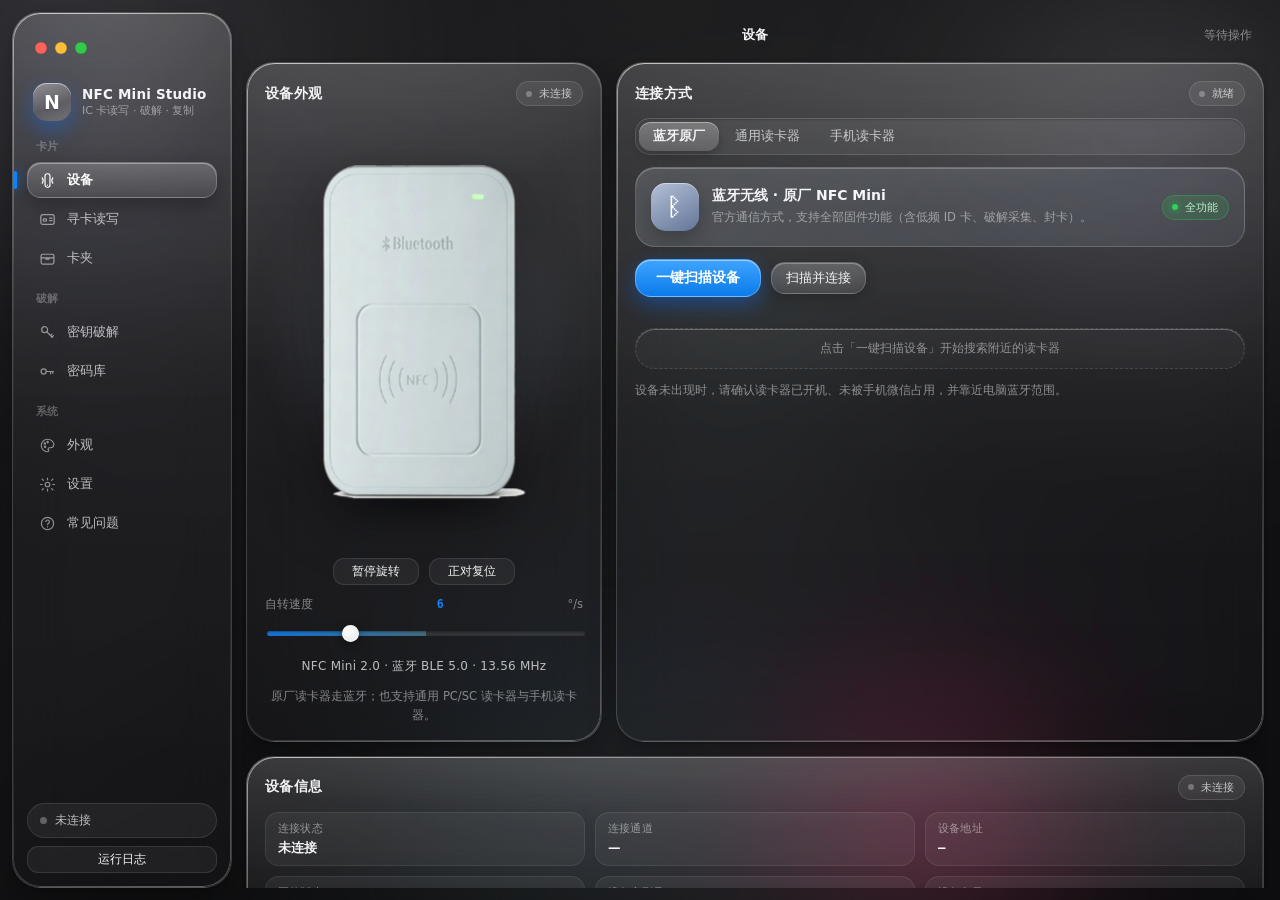
<file: app/web/index.html>
<!DOCTYPE html>
<html lang="zh-CN">
<head>
<meta charset="UTF-8">
<meta name="viewport" content="width=device-width, initial-scale=1.0">
<title>NFC Mini Studio</title>
<link rel="stylesheet" href="css/style.css">
<link rel="stylesheet" href="css/macos.css">
</head>
<body>

<!-- ============ 背景层（液态玻璃折射底） ============ -->
<div class="bg" id="bg">
  <div class="bg-blob b1"></div>
  <div class="bg-blob b2"></div>
  <div class="bg-blob b3"></div>
  <div class="bg-blob b4"></div>
  <div class="bg-blob b5"></div>
  <div class="bg-grain"></div>
  <div class="bg-vignette"></div>
</div>

<!-- ============ 应用主体（macOS 窗口观感） ============ -->
<div class="app">

  <!-- 侧边栏 -->
  <aside class="sidebar glass">
    <!-- 交通灯置于窗口左上角（macOS 惯例，与侧边栏同列） -->
    <div class="titlebar-strip pywebview-drag-region">
      <div class="win-controls">
        <button class="wdot close" id="wClose" title="关闭"></button>
        <button class="wdot min"   id="wMin"   title="最小化"></button>
        <button class="wdot max"   id="wMax"   title="最大化"></button>
      </div>
    </div>

    <div class="brand pywebview-drag-region">
      <div class="logo"><span>N</span></div>
      <div class="brand-text">
        <h1>NFC Mini Studio</h1>
        <span>IC 卡读写 · 破解 · 复制</span>
      </div>
    </div>

    <nav class="nav">
      <div class="nav-group">卡片</div>
      <button class="nav-item is-active" data-view="device">
        <i class="ico ico-device"></i><span>设备</span>
      </button>
      <button class="nav-item" data-view="card">
        <i class="ico ico-card"></i><span>寻卡读写</span>
      </button>
      <button class="nav-item" data-view="box">
        <i class="ico ico-box"></i><span>卡夹</span>
      </button>

      <div class="nav-group">破解</div>
      <button class="nav-item" data-view="crack">
        <i class="ico ico-crack"></i><span>密钥破解</span>
      </button>
      <button class="nav-item" data-view="keybox">
        <i class="ico ico-key"></i><span>密码库</span>
      </button>

      <div class="nav-group">系统</div>
      <button class="nav-item" data-view="appearance">
        <i class="ico ico-paint"></i><span>外观</span>
      </button>
      <button class="nav-item" data-view="settings">
        <i class="ico ico-gear"></i><span>设置</span>
      </button>
      <button class="nav-item" data-view="help">
        <i class="ico ico-help"></i><span>常见问题</span>
      </button>
    </nav>

    <div class="sidebar-foot">
      <div class="conn-pill" id="connPill"><i class="dot-mini"></i><span>未连接</span></div>
      <button class="btn ghost sm full" id="btnLog">运行日志</button>
    </div>
  </aside>

  <!-- 主区域 -->
  <main class="main">
    <header class="titlebar pywebview-drag-region">
      <div class="titlebar-title" id="tbTitle">设备</div>
      <div class="titlebar-right"><span id="tbHint">等待操作</span></div>
    </header>

    <div class="views" id="views">

      <!-- ==================== 设备 ==================== -->
      <section class="view is-active" id="view-device">

        <div class="grid-device">

          <!-- 设备外观 -->
          <div class="card glass showcase">
            <div class="card-head">
              <h2>设备外观</h2>
              <span class="badge" id="ledBadge">未连接</span>
            </div>
            <div class="stage device-stage" id="deviceStage">
              <div class="device-glow"></div>
              <div class="device-model" id="deviceModel">
                <div class="device-depth" id="deviceDepth" aria-hidden="true"></div>
                <img class="device-photo" id="deviceFace" src="assets/device_user_cut.png"
                     alt="NFC Mini 2.0" draggable="false">
                <span class="device-led" id="devLed"></span>
              </div>
              <div class="device-shadow"></div>
            </div>
            <div class="row center device-spin-controls">
              <button class="btn ghost sm" id="btnSpinToggle">暂停旋转</button>
              <button class="btn ghost sm" id="btnSpinReset">正对复位</button>
            </div>
            <label class="field range-field">
              <span>自转速度 <b id="lblSpin">6</b> °/s</span>
              <input type="range" id="rngSpin" min="0" max="24" value="6">
            </label>
            <p class="device-caption">NFC Mini 2.0 · 蓝牙 BLE 5.0 · 13.56 MHz</p>
            <p class="hint center">原厂读卡器走蓝牙；也支持通用 PC/SC 读卡器与手机读卡器。</p>
          </div>

          <!-- 连接 -->
          <div class="card glass conn-card">
            <div class="card-head">
              <h2>连接方式</h2>
              <span class="badge" id="scanBadge">就绪</span>
            </div>

            <div class="seg three" id="connSeg">
              <button class="seg-item is-active" data-conn="ble">蓝牙原厂</button>
              <button class="seg-item" data-conn="pcsc">通用读卡器</button>
              <button class="seg-item" data-conn="net">手机读卡器</button>
            </div>

            <!-- ========== 通道 1：蓝牙原厂 ========== -->
            <div class="pane" id="paneBle">
              <div class="conn-mode">
                <span class="conn-mode-ico">ᛒ</span>
                <div>
                  <b>蓝牙无线 · 原厂 NFC Mini</b>
                  <p>官方通信方式，支持全部固件功能（含低频 ID 卡、破解采集、封卡）。</p>
                </div>
                <span class="badge ok">全功能</span>
              </div>
              <div class="row">
                <button class="btn primary lg" id="btnScan">一键扫描设备</button>
                <button class="btn" id="btnQuickConnect">扫描并连接</button>
              </div>
              <div class="scanline" id="scanline"><span></span></div>
              <ul class="dev-list" id="devList">
                <li class="empty">点击「一键扫描设备」开始搜索附近的读卡器</li>
              </ul>
              <p class="hint">设备未出现时，请确认读卡器已开机、未被手机微信占用，并靠近电脑蓝牙范围。</p>
            </div>

            <!-- ========== 通道 2：通用 PC/SC 读卡器 ========== -->
            <div class="pane is-hidden" id="panePcsc">
              <div class="conn-mode">
                <span class="conn-mode-ico">▤</span>
                <div>
                  <b>通用 PC/SC 读卡器</b>
                  <p>ACR122U / ACR1252 / ACR1255 / PN532 等标准读卡器，走系统 PC/SC 服务。</p>
                </div>
                <span class="badge info">兼容模式</span>
              </div>

              <div class="probe-box" id="pcscProbeBox">
                <div class="probe-line">
                  <span class="probe-dot" id="pcscDot"></span>
                  <b id="pcscState">尚未检测</b>
                </div>
                <p class="probe-hint" id="pcscHint">点「检测 PC/SC 环境」查看系统服务与读卡器状态。</p>
                <ul class="probe-readers" id="pcscReaders"></ul>
                <div class="row wrap" id="pcscFixRow" style="display:none">
                  <button class="btn sm" id="btnPcscFix">复制修复命令</button>
                  <span class="hint">管理员 PowerShell 里执行</span>
                </div>
              </div>

              <div class="row">
                <button class="btn primary lg" id="btnPcscScan">扫描读卡器</button>
                <button class="btn" id="btnPcscProbe">检测 PC/SC 环境</button>
              </div>
              <ul class="dev-list" id="pcscList">
                <li class="empty">点「扫描读卡器」列出插在电脑上的 PC/SC 读卡器</li>
              </ul>
              <p class="hint">
                兼容模式可做：寻卡 / 读块 / 写块 / 写 UID / 整卡导出 / 密钥认证。<br>
                做不到：低频 ID 卡（125 kHz）、固件级随机数采集破解、封卡锁卡、设备端密钥表。
              </p>
            </div>

            <!-- ========== 通道 3：手机当读卡器 ========== -->
            <div class="pane is-hidden" id="paneNet">
              <div class="conn-mode">
                <span class="conn-mode-ico">▣</span>
                <div>
                  <b>手机当读卡器</b>
                  <p>安卓手机装 NFCMiniReader，用手机 NFC 天线替电脑读卡，走同一个 Wi-Fi。</p>
                </div>
                <span class="badge info">需装 App</span>
              </div>

              <div class="phone-guide">
                <div class="phone-guide-head">
                  <b>三步把手机变成读卡器</b>
                  <button class="btn ghost sm" id="btnPhoneApk">下载 APK</button>
                </div>
                <ol class="phone-steps" id="phoneSteps">
                  <li>在手机安装 NFCMiniReader.apk 并打开，授予 NFC 权限</li>
                  <li>点「启动读卡服务」，让手机与电脑连同一个 Wi-Fi</li>
                  <li>回到这里点「搜索手机读卡器」，选中后连接即可</li>
                </ol>
                <div class="phone-net">
                  <div class="kv"><label>本机 IP</label><b id="kvLocalIp" class="mono">—</b></div>
                  <div class="kv"><label>通信端口</label><b id="kvTcpPort" class="mono">—</b></div>
                  <div class="kv"><label>发现端口</label><b id="kvBeaconPort" class="mono">—</b></div>
                </div>
                <ul class="phone-limits" id="phoneLimits"></ul>
              </div>

              <div class="row">
                <button class="btn primary lg" id="btnNetScan">搜索手机读卡器</button>
                <button class="btn" id="btnNetManual">手动输入地址</button>
              </div>
              <div class="row" id="netManualRow" style="display:none">
                <input class="input mono" id="netAddress" placeholder="192.168.1.5:8765">
                <button class="btn" id="btnNetConnect">连接</button>
              </div>
              <ul class="dev-list" id="netList">
                <li class="empty">点「搜索手机读卡器」在局域网里找已启动服务的手机</li>
              </ul>
            </div>
          </div>
        </div>

        <div class="card glass">
          <div class="card-head">
            <h2>设备信息</h2>
            <span class="badge" id="connBadge">未连接</span>
          </div>
          <div class="kv-grid" id="devInfo">
            <div class="kv"><label>连接状态</label><b id="kvState">未连接</b></div>
            <div class="kv"><label>连接通道</label><b id="kvMode">—</b></div>
            <div class="kv"><label>设备地址</label><b id="kvMac" class="mono">—</b></div>
            <div class="kv"><label>固件版本</label><b id="kvVer">—</b></div>
            <div class="kv"><label>设备序列号</label><b id="kvSn" class="mono">—</b></div>
            <div class="kv"><label>设备电量</label><b id="kvBattery">—</b></div>
            <div class="kv"><label>固件型号</label><b id="kvFwModel">—</b></div>
            <div class="kv"><label>卡上芯片</label><b id="kvChip">—</b></div>
          </div>
          <div class="cap-grid" id="capGrid"></div>
          <div class="row mt">
            <button class="btn" id="btnRefreshInfo">刷新信息</button>
            <button class="btn danger" id="btnDisconnect">断开连接</button>
          </div>
          <p class="hint">蓝牙连接前，请先让读卡器与手机微信断开。</p>
        </div>
      </section>

      <!-- ==================== 寻卡读写 ==================== -->
      <section class="view" id="view-card">
        <div class="grid-2">
          <div class="card glass card-find">
            <div class="find-visual">
              <div class="chip-card" id="chipCard">
                <span class="card-corner mono">NFC MINI 2.0</span>
                <span class="card-waves" aria-hidden="true"><i></i><i></i><i></i></span>
                <div class="chip-uid" id="chipUid">—— —— —— ——</div>
                <div class="chip-class" id="chipClass">等待寻卡</div>
              </div>
            </div>
            <div class="find-info">
              <div class="card-head">
                <h2>寻卡</h2>
              </div>
              <button class="btn primary lg" id="btnFind">一键寻卡</button>
              <div class="kv-grid compact">
                <div class="kv"><label>UID</label><b id="fUid" class="mono">—</b></div>
                <div class="kv"><label>卡片类别</label><b id="fClass">—</b></div>
                <div class="kv"><label>固件卡类型</label><b id="fType">—</b></div>
                <div class="kv"><label>SAK</label><b id="fSak" class="mono">—</b></div>
                <div class="kv"><label>UID 卡</label><b id="fIsUid">—</b></div>
                <div class="kv"><label>频段</label><b id="fBand">—</b></div>
              </div>
              <div class="row">
                <button class="btn" id="btnCopyUid">复制 UID</button>
                <button class="btn ghost" id="btnBug">漏洞卡检测</button>
              </div>
            </div>
          </div>

          <div class="card glass">
            <div class="card-head">
              <h2>自动破解（后台级联）</h2>
              <span class="badge" id="autoCrackBadge">待寻卡</span>
            </div>
            <p class="hint">寻卡成功后自动在后台按顺序尝试多种破解方式，前一种失败自动切换下一种，不阻塞读卡。</p>
            <div class="progress with-idle is-idle" id="crackProg" data-idle="等待寻卡">
              <span id="crackBar"></span>
            </div>
            <div class="progress-info">
              <b id="crackPct">0%</b><span id="crackMeta">等待寻卡</span>
            </div>
            <div class="chain-mini" id="chainMini"></div>
            <div class="row mt">
              <button class="btn" id="btnCrackAgain">重新破解</button>
            </div>
            <div class="result-box" id="crackResultMini">
              <p class="hint">破解结果会显示在这里。</p>
            </div>
          </div>
        </div>

        <div class="card glass">
          <div class="card-head">
            <h2>扇区数据</h2>
            <span class="badge" id="dumpBadge">未读取</span>
          </div>
          <div class="sector-tools">
            <label class="field">
              <span>默认密钥</span>
              <input class="input mono" id="keyInput" maxlength="17" value="FFFFFFFFFFFF">
            </label>
            <label class="field">
              <span>密钥类型</span>
              <select class="input" id="keyType">
                <option value="0">KEY A</option>
                <option value="1">KEY B</option>
              </select>
            </label>
            <div class="sector-actions">
              <button class="btn primary" id="btnDump">读取整卡</button>
              <button class="btn" id="btnWriteAll">写入整卡</button>
              <button class="btn" id="btnRescue">卡片救援</button>
              <button class="btn ghost" id="btnClearDump">清空</button>
            </div>
          </div>

          <div class="progress-stack">
            <div class="progress-block">
              <div class="progress-head"><span>读卡进度</span><b id="dumpPct">0%</b></div>
              <div class="progress with-idle is-idle" id="dumpProg" data-idle="等待读取整卡">
                <span id="dumpBar"></span>
              </div>
              <div class="progress-info"><span id="dumpMeta">等待读取</span><em id="dumpTime">—</em></div>
            </div>

            <div class="progress-block">
              <div class="progress-head"><span>写卡进度</span><b id="writePct">0%</b></div>
              <div class="progress with-idle is-idle" id="writeProg" data-idle="等待写入卡片">
                <span id="writeBar"></span>
              </div>
              <div class="progress-info"><span id="writeMeta">等待写入</span><em id="writeTime">—</em></div>
            </div>
          </div>

          <div class="sectors" id="sectors"></div>
        </div>

        <!-- P0 · 独立写卡流程（0x0C / 0x16 / 0x18 / 0x08 + 写前卡号校验） -->
        <div class="grid-2 mt">
          <div class="card glass">
            <div class="card-head">
              <h2>独立写卡</h2>
              <span class="badge" id="writeCardBadge">待写卡</span>
            </div>
            <p class="hint">命令对齐微信小程序「宜新 NFC Reader Tool」：写卡号 0x0C、极速写块 0x16、普通写块 0x18、带密钥类型写块 0x08；写前先用 0x24 / 0x26 做卡号校验。</p>
            <div class="sector-tools">
              <label class="field">
                <span>写卡档位</span>
                <select class="input" id="wMode"></select>
              </label>
              <label class="field grow">
                <span>待写卡号（ID 卡 / 转接卡，10 位 Hex）</span>
                <input class="input mono" id="wCardNo" maxlength="12" placeholder="0A1B2C3D4E"
                       spellcheck="false">
              </label>
            </div>
            <div class="row mt">
              <label class="check">
                <input type="checkbox" id="wCheckNo" checked><span>写前校验卡号</span>
              </label>
              <label class="check">
                <input type="checkbox" id="wVerify" checked><span>写后回读校验</span>
              </label>
            </div>
            <div class="row mt">
              <button class="btn" id="btnReadNo">读取当前卡号</button>
              <button class="btn" id="btnWriteNo">仅写卡号（0x0C）</button>
              <button class="btn primary" id="btnWriteCardFast">极速写卡（0x16）</button>
              <button class="btn" id="btnWriteCard">开始写卡</button>
            </div>
            <div class="progress with-idle is-idle" id="writeCardProg" data-idle="等待写卡">
              <span id="writeCardBar"></span>
            </div>
            <div class="progress-info">
              <b id="writeCardPct">0%</b><span id="writeCardMeta">等待写卡</span><em id="writeCardTime">—</em>
            </div>
            <div class="result-box" id="writeCardResult">
              <p class="hint">写卡结果（含卡号校验结论、每一步命令与耗时）会显示在这里。</p>
            </div>
          </div>

          <div class="card glass">
            <div class="card-head">
              <h2>读 ID 卡 / 低频卡频率</h2>
              <span class="badge" id="idCardBadge">未读取</span>
            </div>
            <p class="hint">对应小程序 0x26 命令：读取 ID 卡（低频卡）卡号，并解析其工作频率档位（125 / 250 / 375 / 500 kHz）。</p>
            <div class="row">
              <button class="btn primary" id="btnReadIdCard">读取 ID 卡（0x26）</button>
              <button class="btn ghost" id="btnSniffRun">侦测读卡（0x34/0x35/0x36）</button>
              <button class="btn ghost" id="btnCheckFw">检查固件</button>
              <button class="btn ghost" id="btnDownloadFw">下载固件</button>
            </div>
            <div class="kv-grid compact">
              <div class="kv"><label>卡号</label><b id="idNo" class="mono">—</b></div>
              <div class="kv"><label>卡号（十进制）</label><b id="idDec" class="mono">—</b></div>
              <div class="kv"><label>工作频率</label><b id="idFreq">—</b></div>
              <div class="kv"><label>频率档位</label><b id="idFreqId">—</b></div>
              <div class="kv"><label>卡类型</label><b id="idType">—</b></div>
              <div class="kv"><label>卡代码</label><b id="idCode" class="mono">—</b></div>
              <div class="kv"><label>设施码</label><b id="idFacility" class="mono">—</b></div>
              <div class="kv"><label>HID 位宽</label><b id="idHid">—</b></div>
              <div class="kv"><label>原始帧</label><b id="idRaw" class="mono">—</b></div>
            </div>
          </div>
        </div>

        <!-- P1 · 写录手机 / 手环 NFC（0x27 转接卡两步法，须与写 UID / 魔术卡区分） -->
        <div class="card glass mt">
          <div class="card-head">
            <h2>写录手机 / 手环 NFC</h2>
            <span class="badge" id="phoneNfcBadge">待写录</span>
          </div>
          <p class="hint">命令语义对齐小程序 card-write 页的「写手机 / 手环」：<b>转接卡两步法</b> ——
            0x0C 写卡号 → 0x26 回读 → 0x27 生成转接卡 → 0x16 / 0x18 写 IC 数据。
            该流程与「写 UID / 魔术卡」（0x27 直接改写卡片 UID）、「封卡」（0x17 单字节，不可逆）是
            <b>不同流程</b>，请勿混用。</p>
          <div class="sector-tools">
            <label class="field">
              <span>转接卡 UID（6 字节 Hex，可空）</span>
              <input class="input mono" id="pnUid" maxlength="14" placeholder="04A1B2C3D4E5"
                     spellcheck="false">
            </label>
            <label class="field grow">
              <span>要模拟的卡号（10 位 Hex，可空）</span>
              <input class="input mono" id="pnCardNo" maxlength="12" placeholder="0A1B2C3D4E"
                     spellcheck="false">
            </label>
            <label class="field">
              <span>写块档位</span>
              <select class="input" id="pnMode"></select>
            </label>
          </div>
          <div class="row mt">
            <label class="check">
              <input type="checkbox" id="pnPrepOnly"><span>仅生成转接卡（不写 IC 数据）</span>
            </label>
            <label class="check">
              <input type="checkbox" id="pnCheckNo" checked><span>写前卡号校验（0x24 + 0x26）</span>
            </label>
            <label class="check">
              <input type="checkbox" id="pnVerify" checked><span>写后回读校验</span>
            </label>
          </div>
          <div class="row mt">
            <button class="btn primary" id="btnWritePhoneNfc">写入手机 / 手环</button>
            <button class="btn" id="btnPhoneNfcSteps">查看步骤</button>
            <button class="btn ghost" id="btnWriteUidCard">写 UID / 生成转接卡（0x27）</button>
          </div>
          <div class="row mt">
            <label class="check">
              <input type="checkbox" id="lockConfirm"><span>我已知晓：格式化 / 封卡 / 锁卡均不可逆</span>
            </label>
            <button class="btn danger" id="btnFormatCard">格式化卡片</button>
            <button class="btn danger" id="btnLockUfuid">封卡 UFUID（0x17）</button>
            <button class="btn danger" id="btnLockCard">锁卡（0x23）</button>
            <button class="btn" id="btnRescueCard">修复卡片（抢救写坏尾块）</button>
          </div>
          <div class="progress with-idle is-idle" id="phoneNfcProg" data-idle="等待写录">
            <span id="phoneNfcBar"></span>
          </div>
          <div class="progress-info">
            <b id="phoneNfcPct">0%</b><span id="phoneNfcMeta">等待写录</span><em id="phoneNfcTime">—</em>
          </div>
          <div class="result-box" id="phoneNfcResult">
            <p class="hint">转接卡步骤清单与回读结论（含 0x27 是否命中桥卡）会显示在这里。</p>
          </div>
        </div>
      </section>

      <!-- ==================== 破解 ==================== -->
      <section class="view" id="view-crack">
        <div class="grid-2">
          <div class="card glass">
            <div class="card-head">
              <h2>破解方式（自动级联）</h2>
              <span class="badge" id="chainBadge">0 / 6</span>
            </div>
            <div class="method-list" id="methodList"></div>
          </div>
          <div class="card glass">
            <div class="card-head">
              <h2>执行</h2>
              <span class="badge" id="crackStateBadge">就绪</span>
            </div>
            <label class="field">
              <span>目标扇区</span>
              <select class="input" id="crackSector"></select>
            </label>
            <label class="field">
              <span>密钥类型</span>
              <select class="input" id="crackKeyType">
                <option value="0">KEY A</option>
                <option value="1">KEY B</option>
              </select>
            </label>
            <label class="field">
              <span>单方式超时（秒）</span>
              <input class="input" id="crackTimeout" type="number" value="25" min="5" max="600">
            </label>
            <button class="btn primary lg full" id="btnCrack">手动级联破解</button>

            <div class="progress-block">
              <div class="progress-head"><span>破解进度</span><b id="crackBigPct">0%</b></div>
              <div class="progress lg with-idle is-idle" id="crackBigProg" data-idle="等待开始破解">
                <span id="crackBigBar"></span>
              </div>
              <div class="progress-info"><span id="crackBigMeta">等待开始</span><em id="crackBigTime">—</em></div>
            </div>

            <div class="attempts" id="crackAttempts"></div>
            <div class="result-box" id="crackResult">
              <p class="hint">破解结果将显示在这里。</p>
            </div>
            <p class="note">破解时请保持卡片贴在读卡器上。硬嵌套耗时较长，可随时中止。</p>
            <div class="row mt">
              <button class="btn ghost" id="btnCrackCancel">中止破解</button>
            </div>
          </div>
        </div>

        <!-- P1 · 自动识别卡片 / 一键破解扫描（0x38 自动识别，0x11 兜底） -->
        <div class="card glass mt">
          <div class="card-head">
            <h2>自动识别卡片 / 一键破解扫描</h2>
            <span class="badge" id="scanBadge">待扫描</span>
          </div>
          <p class="hint">先发 <b>0x38 自动识别卡片</b>（单字节 DATA）读回卡号 / 卡类型 / 卡代码 / 设施码；
            0x38 未命中或返回非 ID 卡时自动回落 <b>0x11 寻卡</b>判类型，再按卡类型决定是否启动后台级联破解
            （ID 卡无密钥概念 → 跳过）。<span class="mono">注意：staticnested 变体破解同为 0x38 但带载荷，
            自动识别是单字节，设备靠 DATA 长度区分。</span></p>
          <label class="field">
            <span>解码方式（对齐小程序 8 种算法）</span>
            <select class="input" id="decodeAlgo">
              <option value="auto">自动（keygen 优先，推荐）</option>
              <option value="network">network · 云端密钥库 keygen</option>
              <option value="history">history · 读卡历史库复用</option>
              <option value="staticnest">staticnest · 无漏洞卡</option>
              <option value="hardnested">hardnested · 兼容卡</option>
              <option value="pang">pang · 全加密卡</option>
              <option value="mfoc">mfoc · 全加密变体</option>
              <option value="fm11rf08s">fm11rf08s · 三代卡</option>
            </select>
          </label>
          <div class="row">
            <button class="btn primary" id="btnAutoIdentify">自动识别卡片（0x38）</button>
            <button class="btn primary" id="btnCrackScan">一键破解扫描</button>
            <button class="btn primary" id="btnCloudCrack">云端破解（keygen 密钥库）</button>
            <button class="btn" id="btnCardNoValid">卡号校验（0x24）</button>
          </div>
          <div class="row mt">
            <label class="check">
              <input type="checkbox" id="scanAutoCrack" checked><span>扫描命中 IC 卡后自动后台破解</span>
            </label>
          </div>
          <div class="progress with-idle is-idle" id="scanProg" data-idle="等待扫描">
            <span id="scanBar"></span>
          </div>
          <div class="progress-info">
            <b id="scanPct">0%</b><span id="scanMeta">等待扫描</span><em id="scanTime">—</em>
          </div>
          <div class="kv-grid compact mt">
            <div class="kv"><label>识别来源</label><b id="scanSource">—</b></div>
            <div class="kv"><label>卡号</label><b id="scanNo" class="mono">—</b></div>
            <div class="kv"><label>卡类型</label><b id="scanType">—</b></div>
            <div class="kv"><label>卡代码</label><b id="scanCode" class="mono">—</b></div>
            <div class="kv"><label>设施码</label><b id="scanFacility" class="mono">—</b></div>
            <div class="kv"><label>破解建议</label><b id="scanAdvice">—</b></div>
          </div>
          <div class="result-box" id="scanResult">
            <p class="hint">识别结论、卡号校验状态与破解建议会显示在这里。</p>
          </div>
        </div>

        <!-- 破解模式（原在「外观设置」页，属于破解业务，移到这里） -->
        <div class="card glass">
          <div class="card-head">
            <h2>破解模式（云端解算 / 本地离线）</h2>
            <span class="badge" id="crackModeBadge">读取中…</span>
          </div>
          <div class="seg" id="crackModeSeg">
            <button class="seg-item is-active" id="modeCloud">云端解算</button>
            <button class="seg-item" id="modeLocal">本地离线</button>
          </div>
          <p class="hint" id="crackModeHint">云端解算失败或超时后自动降级本地 mfkey32。</p>

          <div class="grid-2 mt">
            <label class="field">
              <span>云端解算接口地址（默认官方 recovery 地址，可替换）</span>
              <input class="input mono" id="setCloudEndpoint" placeholder="https://nfctools.nfcreader.net/nice-json/mini-program/v1/recovery/mfkey32v2">
            </label>
            <label class="field">
              <span>云端 token（需填自己账号的登录态 token）</span>
              <input class="input mono" id="setCloudToken" type="password" placeholder="粘贴登录态 token（留空 = 保持不变）">
            </label>
          </div>
          <div class="row wrap mt">
            <button class="btn primary" id="btnWxToken">开始抓取 token</button>
            <button class="btn" id="btnOpenWechat">打开微信</button>
            <button class="btn ghost" id="btnVerifyToken">验证 token</button>
            <button class="btn ghost" id="btnTokenGuide">查看教程</button>
            <span class="badge" id="tokenBadge">未校验</span>
            <span class="hint grow" id="wxTokenOut">启动时会自动校验 token。失效时：点「打开微信」→ 按教程在小程序里打开「宜新 NFC Reader Tool」→ 点「开始抓取 token」，程序会自动填入。（小程序界面无法被程序自动点击，这几步需要你手动点）</span>
          </div>
          <p class="hint">token 来源：微信小程序「宜新 NFC Reader Tool」登录账号后，请求头 NICETHEME 的值（登录态、会过期，需自行获取粘贴）。密钥库接口用的厂商内置凭据已随软件内置，无需填写；未填 token 时云端会跳过并自动降级本地 mfkey32。</p>

          <div class="row wrap mt">
            <label class="field grow">
              <span>云端超时（秒，超时自动降级本地）</span>
              <input class="input" id="setCloudTimeout" type="number" value="8" min="1" max="120">
            </label>
            <button class="btn ghost" id="btnVerifyLocal">验证本地算法</button>
          </div>
          <p class="hint" id="crackVerifyOut">点「验证本地算法」跑一遍官方 mfkey32 测试向量，确认本机离线算法可用。</p>
        </div>
      </section>

      <!-- ==================== 卡夹 ==================== -->
      <section class="view" id="view-box">
        <div class="card glass">
          <div class="card-head">
            <h2>卡夹</h2>
            <span class="badge" id="boxBadge">0 张</span>
          </div>
          <div class="row wrap">
            <button class="btn primary lg" id="btnCopyCard">一键复制卡（读整卡入夹）</button>
            <button class="btn" id="btnImportCard">导入卡片文件</button>
            <button class="btn ghost" id="btnRefreshBox">刷新</button>
            <button class="btn ghost" id="btnCardDiff">数据对比（滚动码）</button>
          </div>
          <p class="hint">「复制」= 读取当前卡的 64 个数据块并存入卡夹（同时后台自动破解）；「粘贴写卡」= 把卡夹中的数据逐块写回目标卡并回读校验。</p>

          <div class="progress-block">
            <div class="progress-head"><span>复制 / 粘贴进度</span><b id="copyPct">0%</b></div>
            <div class="progress"><span id="copyBar"></span></div>
            <div class="progress-info"><span id="copyMeta">等待操作</span><em id="copyTime">—</em></div>
          </div>

          <div class="card-grid" id="cardGrid"></div>
        </div>
      </section>

      <!-- ==================== 外观 ==================== -->
      <section class="view" id="view-appearance">
        <div class="grid-2">
          <div class="card glass">
            <div class="card-head"><h2>背景外观</h2></div>
            <div class="wall-grid" id="wallGrid"></div>
            <div class="row mt">
              <button class="btn primary" id="btnPickWall">选择本地图片</button>
              <button class="btn ghost" id="btnClearWall">恢复内置背景</button>
            </div>
            <label class="field range-field">
              <span>玻璃模糊 <b id="lblBlur">26</b></span>
              <input type="range" id="rngBlur" min="0" max="100" value="26">
            </label>
            <label class="field range-field">
              <span>玻璃乳白度 <b id="lblAlpha">4</b>（越低越通透）</span>
              <input type="range" id="rngAlpha" min="0" max="60" value="4">
            </label>
          </div>
        </div>
      </section>

      <!-- ==================== 设置 ==================== -->
      <section class="view" id="view-settings">
        <div class="grid-2">
          <div class="card glass">
            <div class="card-head"><h2>读写与破解默认值</h2></div>
            <label class="field">
              <span>默认密钥（12 位 Hex）</span>
              <input class="input mono" id="setKey" maxlength="17" value="FFFFFFFFFFFF">
            </label>
            <label class="field">
              <span>密钥类型</span>
              <select class="input" id="setKeyType">
                <option value="0">KEY A</option>
                <option value="1">KEY B</option>
              </select>
            </label>
            <label class="field">
              <span>自动破解目标扇区</span>
              <select class="input" id="setCrackSector"></select>
            </label>
            <label class="field">
              <span>单方式超时（秒）</span>
              <input class="input" id="setCrackTimeout" type="number" value="25" min="5" max="600">
            </label>
            <label class="field">
              <span>全卡破解时间上限（秒，超时保留已解出的扇区）</span>
              <input class="input" id="setCrackBudget" type="number" value="300" min="30" max="3600">
            </label>
            <label class="check">
              <input type="checkbox" id="setCrackBatch"><span>候选密钥批量认证（更快；设备漏应答会自动回退串行）</span>
            </label>
            <label class="check">
              <input type="checkbox" id="setCrackDevice"><span>设备端批量验证（0x40 灌密钥表 + 0x41 设备自试，候选多时最快）</span>
            </label>
            <label class="check">
              <input type="checkbox" id="setAutoCrack"><span>寻卡后自动后台破解</span>
            </label>
            <label class="check">
              <input type="checkbox" id="setAutoFind"><span>连接后自动寻卡</span>
            </label>            <div class="split mt"><span>功能设置（对齐小程序）</span></div>
            <label class="check">
              <input type="checkbox" id="setHidEnable"><span>启用 HID 卡读取</span>
            </label>
            <label class="check">
              <input type="checkbox" id="setNonFullKey"><span>非完整密钥读卡（采集 + 密钥缓存批量验证）</span>
            </label>
            <label class="check">
              <input type="checkbox" id="setEncZero"><span>自动加密 0 扇区</span>
            </label>
            <label class="check">
              <input type="checkbox" id="setWriteTips"><span>写卡前提示滚动码风险</span>
            </label>
            <label class="check">
              <input type="checkbox" id="setPowerDisplay"><span>显示设备电量</span>
            </label>
            <label class="check">
              <input type="checkbox" id="setSak88"><span>SAK88 开关</span>
            </label>
            <button class="btn primary" id="btnSaveSet">保存设置</button>

            <div class="about">
              <h3>关于</h3>
              <p>NFC Mini Studio <b id="aboutVer">3.1.0</b></p>
              <p class="hint">协议来自 NFC Mini 2.0 微信小程序 BLE 私有协议逆向，仅供自有设备研究使用。</p>
            </div>
          </div>
        </div>

      </section>

      <!-- ==================== 密码库 ==================== -->
      <section class="view" id="view-keybox">
        <div class="card glass">
          <div class="card-head">
            <h2>密码库</h2>
            <span class="badge" id="keyboxBadge">读取中…</span>
          </div>
          <div class="seg" id="keyboxTabs">
            <button class="seg-item is-active" id="kbTabPublic">公共资源库</button>
            <button class="seg-item" id="kbTabUser">用户密钥库</button>
            <button class="seg-item" id="kbTabHistory">读卡历史库</button>
          </div>
          <div class="row wrap mt">
            <input class="input mono grow" id="keyboxInput" placeholder="12 位 Hex 密钥，多个用逗号/空格分隔">
            <button class="btn primary" id="keyboxAdd">添加到用户库</button>
            <button class="btn ghost" id="keyboxClear">清空当前库</button>
          </div>
          <div class="row wrap mt">
            <select class="input" id="keyboxBlock"></select>
            <select class="input" id="keyboxKeyType">
              <option value="0">KEY A</option>
              <option value="1">KEY B</option>
            </select>
            <button class="btn primary" id="keyboxVerify">批量验证</button>
            <span class="hint grow" id="keyboxVerifyOut">对当前密码库逐把认证（对齐小程序 0x40 缓存 + 0x41 验证功能）。</span>
          </div>
          <div class="keybox-list mt" id="keyboxList"></div>
          <p class="hint">公共资源库＝厂商常用密钥表；用户密钥库＝自己新增/导入；读卡历史库＝每次读卡破解命中的 UID 与密钥。</p>
        </div>
      </section>

      <!-- ==================== 常见问题 ==================== -->
      <section class="view" id="view-help">
        <!-- 云端 token 获取教程（含实拍步骤图） -->
        <div class="card glass" id="tokenGuideCard">
          <div class="card-head">
            <h2>教程：怎么拿到云端 token</h2>
            <span class="badge" id="guideState">步骤 5 步</span>
          </div>
          <p class="hint">云端破解要的是你在「宜新 NFC Reader Tool」小程序里的<b>登录态 token</b>。
            小程序界面是微信自绘的，程序无法替你点击，所以请按下面 5 步操作——只要小程序一打开，
            程序就能自动把 token 抓出来填好。</p>
          <div class="guide-steps" id="tokenGuide"></div>
          <div class="row wrap mt">
            <button class="btn primary" id="btnGuideOpenWechat">打开微信</button>
            <button class="btn" id="btnGuideFetch">我已打开小程序，开始抓取</button>
            <span class="badge" id="guideBadge">未校验</span>
          </div>
        </div>
        <div class="card glass">
          <div class="card-head"><h2>常见问题</h2><span class="badge">FAQ</span></div>
          <details class="faq"><summary>云端破解为什么有时候解不出来？</summary>
            <p>云端密钥库（keygen）是按卡号 UID 收录的。收录过的卡会返回几百把候选密钥，逐把验证很快就能命中；<b>没收录的卡查不到候选</b>，就需要用 staticnest / hardnested 等需要已知密钥的算法。</p></details>
          <details class="faq"><summary>为什么读卡慢、写卡快？</summary>
            <p>读卡要逐块采集 + 云端返回几百把候选逐把验证（官方也是分批试），所以慢；写卡用的是 <b>0x16 极速档</b>，写完立即返回，所以快。</p></details>
          <details class="faq"><summary>云端 token 会过期吗？</summary>
            <p>会。recovery 接口要的是微信登录态 token，约 1 天过期。<b>每次打开软件都会自动校验一遍</b>；
            一旦失效会弹窗提醒，并按「教程：怎么拿到云端 token」那 5 步引导你在微信里打开小程序，
            然后点「开始抓取 token」自动填入（小程序界面是微信自绘的，程序没法替你点）。
            不填 token 时云端会跳过、自动降级本地 mfkey32。</p></details>
          <details class="faq"><summary>为什么点「一键扫描设备」一台都搜不到？</summary>
            <p>最常见就是<b>读卡器的蓝牙被别处占着</b>：微信小程序打开时通常会自动连上读卡器，
            这时桌面端扫不到它。请在小程序里点「断开连接」（或关掉小程序窗口）后再扫描；
            也可能是读卡器没开机或离得太远。</p></details>
          <details class="faq"><summary>写卡提示里的「滚动码」是什么？</summary>
            <p>有些小区卡每次刷卡会改掉某一两个块（滚动码）。直接克隆可能导致门禁失效。用卡夹页的「数据对比」可以看出是不是滚动码卡。</p></details>
          <details class="faq"><summary>格式化 / 封卡会不会有风险？</summary>
            <p><b>都会，且不可逆。</b>格式化会清空整卡数据（密钥块写回厂商默认值）；封卡（0x17）/ 锁卡（0x23）执行后卡片不能再改写。两者都要勾选「我已知晓」并二次确认。</p></details>
          <details class="faq"><summary>为什么写卡总是失败？</summary>
            <p>先确认密钥已通过认证（0x06/0x09，不是那个空命令 0x0A）。密钥错时写块必然失败。可用密码库的「批量验证」先筛出正确密钥，再写卡。</p></details>
          <details class="faq"><summary>固件升级为什么只让下载不让刷？</summary>
            <p>刷写固件有变砖风险，且官方刷写协议（0x90/0x91）尚未完全逆清。当前只提供「检查固件」和「下载固件」留档，不做刷写。</p></details>
          <details class="faq"><summary>HID 卡 / ID 卡能破解吗？</summary>
            <p>不能，也不需要。ID 卡（125kHz）和 HID 卡是低频卡，没有 Mifare 的扇区密钥体系，寻卡即可读出卡号，不存在"破解密钥"这回事。</p></details>
        </div>
      </section>

    </div>
  </main>
</div>

<!-- ============ 全局进度浮层 ============ -->
<div class="progress-dock glass" id="progDock">
  <div class="progress-dock-head">
    <span class="dot-live" id="progDot"></span>
    <b id="progTitle">空闲</b>
    <em id="progPct">0%</em>
  </div>
  <div class="progress"><span id="progBar"></span></div>
  <div class="progress-info"><span id="progMeta">—</span><em id="progTime">—</em></div>
</div>

<!-- ============ 日志抽屉 ============ -->
<div class="log-drawer glass" id="logDrawer">
  <div class="log-head">
    <h3>运行日志</h3>
    <div class="row">
      <button class="btn ghost sm" id="btnClearLog">清空</button>
      <button class="btn ghost sm" id="btnCloseLog">收起</button>
    </div>
  </div>
  <div class="log-body mono" id="logBody"></div>
</div>

<!-- ============ 通用弹层 ============ -->
<div class="modal-mask" id="modalMask">
  <div class="modal glass" id="modalBox">
    <h3 id="modalTitle">确认</h3>
    <p id="modalText"></p>
    <div class="modal-actions">
      <button class="btn ghost" id="modalCancel">取消</button>
      <button class="btn primary" id="modalOk">确认</button>
    </div>
  </div>
</div>

<div class="toasts" id="toasts"></div>

<script src="js/app.js"></script>
</body>
</html>
</file>
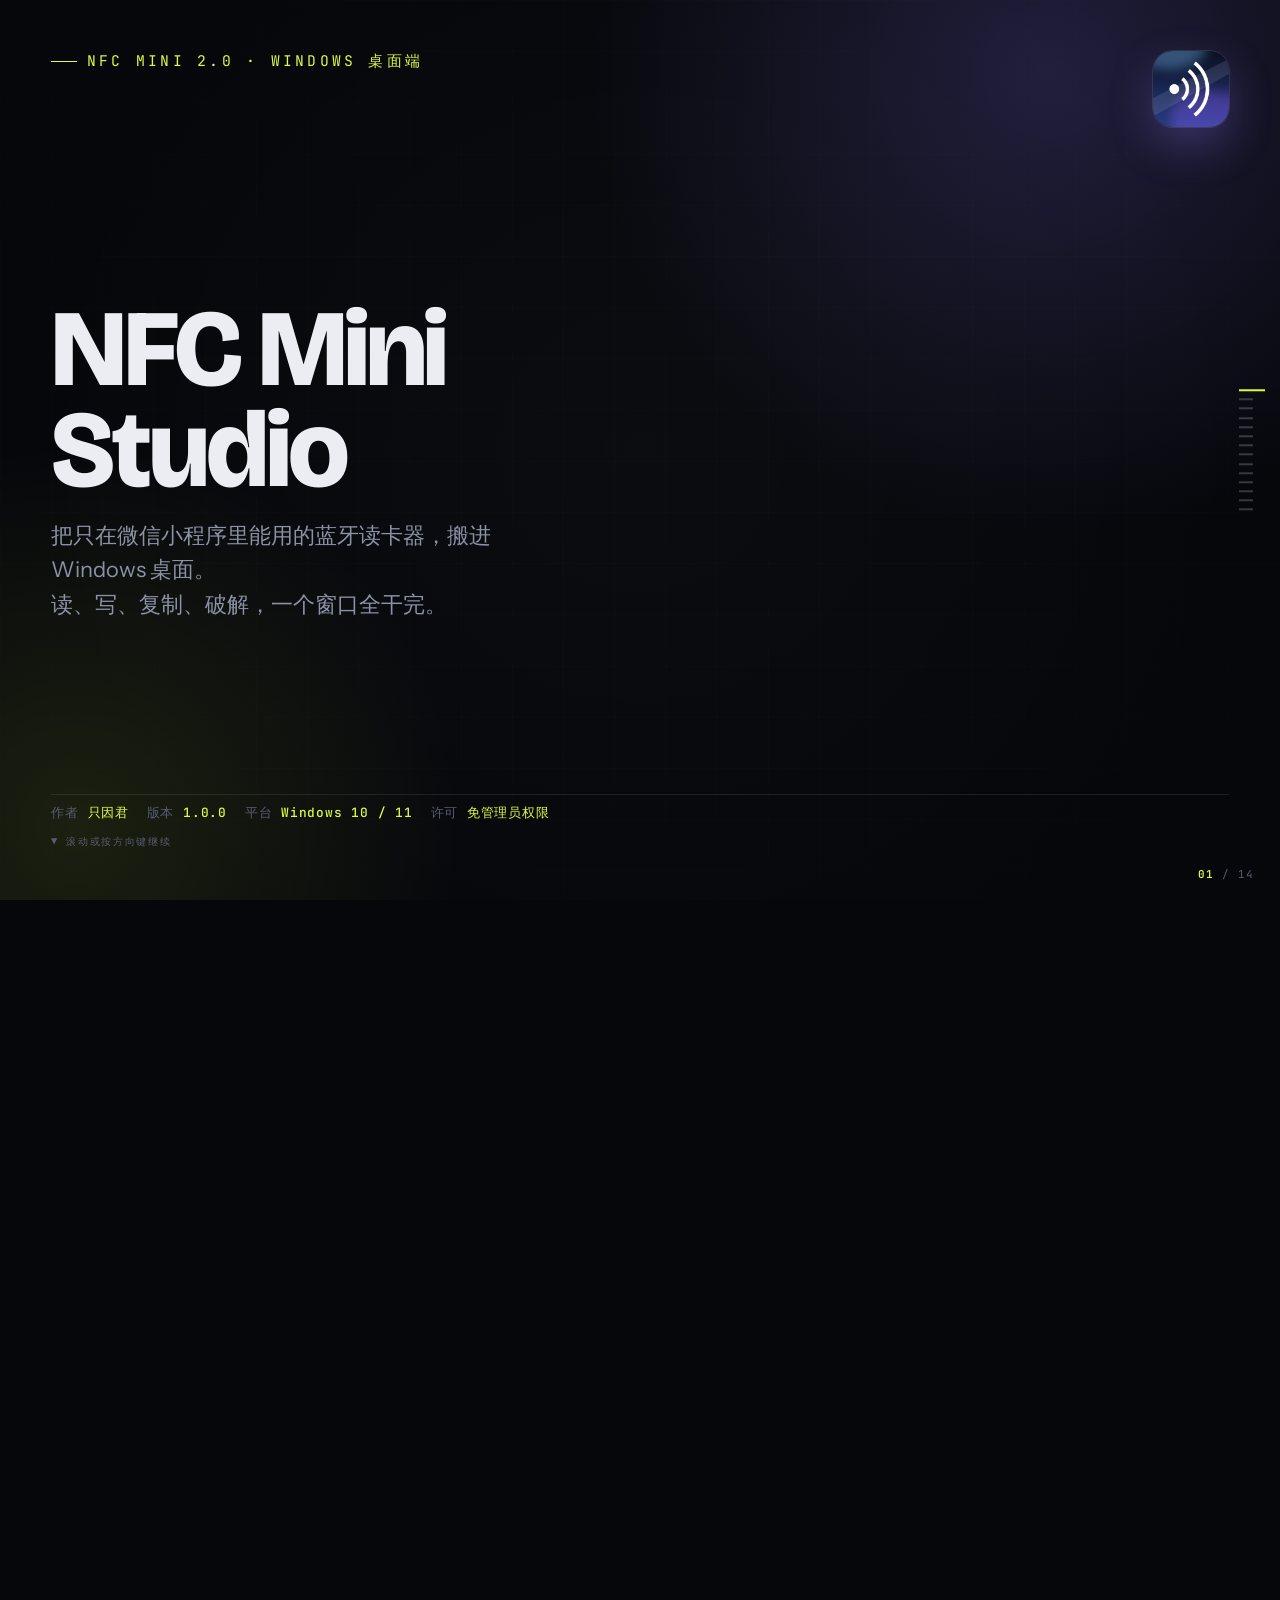
<file: slides/NFC-Mini-Studio-产品演示.html>
<!DOCTYPE html>
<html lang="zh-CN">
<head>
<meta charset="UTF-8" />
<meta name="viewport" content="width=device-width, initial-scale=1.0" />
<title>NFC Mini Studio · 桌面读卡软件</title>

<!-- 字体：Bricolage Grotesque（标题）/ Instrument Sans（正文）/ JetBrains Mono（技术信息）
     中文回落到系统雅黑，保证离线也不糊 -->
<link rel="preconnect" href="https://fonts.googleapis.com">
<link rel="preconnect" href="https://fonts.gstatic.com" crossorigin>
<link rel="stylesheet" href="https://fonts.googleapis.com/css2?family=Bricolage+Grotesque:opsz,wght@12..96,200..800&family=Instrument+Sans:wght@400;500;600&family=JetBrains+Mono:wght@400;600&display=swap">

<style>
/* ===========================================
   THEME TOKENS
   改这里就能整体换色：--accent 是主信号色
   =========================================== */
:root {
  --bg:            #06070B;
  --bg-soft:       #0B0D14;
  --text:          #ECEDF3;
  --muted:         #8C92A6;
  --dim:           #575D71;
  --accent:        #D8FF3E;   /* 信号青柠 —— 扫描/高亮 */
  --accent-soft:   rgba(216, 255, 62, 0.14);
  --violet:        #8B7CFF;   /* 呼应软件界面的紫 */
  --violet-soft:   rgba(139, 124, 255, 0.16);
  --line:          rgba(255, 255, 255, 0.09);
  --glass:         rgba(255, 255, 255, 0.045);

  --font-display: "Bricolage Grotesque", "Microsoft YaHei UI", "PingFang SC", sans-serif;
  --font-body:    "Instrument Sans", "Microsoft YaHei UI", "PingFang SC", sans-serif;
  --font-mono:    "JetBrains Mono", "Cascadia Mono", "Microsoft YaHei UI", monospace;

  --display-size: clamp(2.4rem, 8.5vw, 7rem);
  --kicker-size:  clamp(0.74rem, 1.15vw, 0.94rem);
  --ease-out-expo: cubic-bezier(0.16, 1, 0.3, 1);
  --duration-normal: 0.7s;
}

/* ===========================================
   BASE RESET
   =========================================== */
* { margin: 0; padding: 0; box-sizing: border-box; }

/* --- viewport-base.css 内容（强制基线，必须完整保留）--- */
html, body {
    height: 100%;
    overflow-x: hidden;
}
html {
    scroll-snap-type: y mandatory;
    scroll-behavior: smooth;
}
.slide {
    width: 100vw;
    height: 100vh;
    height: 100dvh;
    overflow: hidden;
    scroll-snap-align: start;
    display: flex;
    flex-direction: column;
    position: relative;
}
.slide-content {
    flex: 1;
    display: flex;
    flex-direction: column;
    justify-content: center;
    max-height: 100%;
    overflow: hidden;
    padding: var(--slide-padding);
}
:root {
    --title-size: clamp(1.5rem, 5vw, 4rem);
    --h2-size: clamp(1.25rem, 3.5vw, 2.5rem);
    --h3-size: clamp(1rem, 2.5vw, 1.75rem);
    --body-size: clamp(0.75rem, 1.5vw, 1.125rem);
    --small-size: clamp(0.65rem, 1vw, 0.875rem);
    --slide-padding: clamp(1rem, 4vw, 4rem);
    --content-gap: clamp(0.5rem, 2vw, 2rem);
    --element-gap: clamp(0.25rem, 1vw, 1rem);
}
.card, .container, .content-box {
    max-width: min(90vw, 1000px);
    max-height: min(80vh, 700px);
}
.feature-list, .bullet-list { gap: clamp(0.4rem, 1vh, 1rem); }
.feature-list li, .bullet-list li {
    font-size: var(--body-size);
    line-height: 1.4;
}
.grid {
    display: grid;
    grid-template-columns: repeat(auto-fit, minmax(min(100%, 250px), 1fr));
    gap: clamp(0.5rem, 1.5vw, 1rem);
}
img, .image-container {
    max-width: 100%;
    max-height: min(50vh, 400px);
    object-fit: contain;
}
@media (max-height: 700px) {
    :root {
        --slide-padding: clamp(0.75rem, 3vw, 2rem);
        --content-gap: clamp(0.4rem, 1.5vw, 1rem);
        --title-size: clamp(1.25rem, 4.5vw, 2.5rem);
        --h2-size: clamp(1rem, 3vw, 1.75rem);
    }
}
@media (max-height: 600px) {
    :root {
        --slide-padding: clamp(0.5rem, 2.5vw, 1.5rem);
        --content-gap: clamp(0.3rem, 1vw, 0.75rem);
        --title-size: clamp(1.1rem, 4vw, 2rem);
        --body-size: clamp(0.7rem, 1.2vw, 0.95rem);
    }
    .nav-dots, .keyboard-hint, .decorative { display: none; }
}
@media (max-height: 500px) {
    :root {
        --slide-padding: clamp(0.4rem, 2vw, 1rem);
        --title-size: clamp(1rem, 3.5vw, 1.5rem);
        --h2-size: clamp(0.9rem, 2.5vw, 1.25rem);
        --body-size: clamp(0.65rem, 1vw, 0.85rem);
    }
}
@media (max-width: 600px) {
    :root { --title-size: clamp(1.25rem, 7vw, 2.5rem); }
    .grid { grid-template-columns: 1fr; }
}
@media (prefers-reduced-motion: reduce) {
    *, *::before, *::after {
        animation-duration: 0.01ms !important;
        transition-duration: 0.2s !important;
    }
    html { scroll-behavior: auto; }
}
/* --- viewport-base.css 结束 --- */

body {
  background: var(--bg);
  color: var(--text);
  font-family: var(--font-body);
  -webkit-font-smoothing: antialiased;
  text-rendering: optimizeLegibility;
}

/* ===========================================
   ATMOSPHERE —— 背景层（网格 + 光晕）
   =========================================== */
.bg-layer {
  position: fixed; inset: 0; z-index: 0; pointer-events: none;
  background:
    radial-gradient(58vw 58vw at 82% 8%,  rgba(139,124,255,0.20) 0%, transparent 62%),
    radial-gradient(50vw 50vw at 6% 92%,  rgba(216,255,62,0.10) 0%, transparent 60%),
    radial-gradient(70vw 70vw at 50% 50%, rgba(255,255,255,0.022) 0%, transparent 70%),
    var(--bg);
}
.bg-grid {
  position: fixed; inset: 0; z-index: 0; pointer-events: none; opacity: .5;
  background-image:
    linear-gradient(rgba(255,255,255,0.028) 1px, transparent 1px),
    linear-gradient(90deg, rgba(255,255,255,0.028) 1px, transparent 1px);
  background-size: clamp(34px, 4vw, 62px) clamp(34px, 4vw, 62px);
  mask-image: radial-gradient(ellipse 100% 100% at 50% 50%, #000 30%, transparent 100%);
}
.slide { z-index: 1; }

/* ===========================================
   FIXED UI —— 进度条 / 页码 / 导航点
   =========================================== */
.progress-bar {
  position: fixed; top: 0; left: 0; z-index: 60;
  height: 2px; width: 0%;
  background: linear-gradient(90deg, var(--violet), var(--accent));
  transition: width .5s var(--ease-out-expo);
}
.slide-counter {
  position: fixed; right: clamp(0.9rem, 2vw, 1.6rem); bottom: clamp(0.8rem, 1.6vw, 1.2rem);
  z-index: 60; font-family: var(--font-mono);
  font-size: clamp(0.6rem, 0.85vw, 0.75rem);
  color: var(--dim); letter-spacing: .1em;
}
.slide-counter b { color: var(--accent); font-weight: 600; }
.nav-dots {
  position: fixed; right: clamp(0.6rem, 1.2vw, 1rem); top: 50%; transform: translateY(-50%);
  z-index: 60; display: flex; flex-direction: column; gap: clamp(5px, 0.8vh, 9px);
}
.nav-dots button {
  width: 14px; height: 2px; border: 0; padding: 0; cursor: pointer;
  background: rgba(255,255,255,0.20); transition: all .35s var(--ease-out-expo);
}
.nav-dots button:hover { background: rgba(255,255,255,0.5); width: 20px; }
.nav-dots button.is-active { background: var(--accent); width: 26px; }

/* ===========================================
   ANIMATION —— 进场
   =========================================== */
.reveal {
  opacity: 0; transform: translateY(26px);
  transition: opacity var(--duration-normal) var(--ease-out-expo),
              transform var(--duration-normal) var(--ease-out-expo);
}
.slide.visible .reveal { opacity: 1; transform: translateY(0); }
.slide.visible .reveal:nth-child(1) { transition-delay: .06s; }
.slide.visible .reveal:nth-child(2) { transition-delay: .14s; }
.slide.visible .reveal:nth-child(3) { transition-delay: .22s; }
.slide.visible .reveal:nth-child(4) { transition-delay: .30s; }
.slide.visible .reveal:nth-child(5) { transition-delay: .38s; }
.slide.visible .reveal:nth-child(6) { transition-delay: .46s; }
.slide.visible .reveal:nth-child(7) { transition-delay: .54s; }
.slide.visible .reveal:nth-child(8) { transition-delay: .62s; }

/* ===========================================
   TYPOGRAPHY HELPERS
   =========================================== */
.kicker {
  font-family: var(--font-mono); font-size: var(--kicker-size);
  letter-spacing: .22em; text-transform: uppercase;
  color: var(--accent); display: flex; align-items: center;
  gap: clamp(0.4rem, 0.8vw, 0.7rem);
}
.kicker::before {
  content: ""; width: clamp(14px, 2vw, 30px); height: 1px;
  background: var(--accent); display: block; flex: none;
}
.kicker.violet { color: var(--violet); }
.kicker.violet::before { background: var(--violet); }

h1.display {
  font-family: var(--font-display); font-weight: 800;
  font-size: var(--display-size); line-height: .92;
  letter-spacing: -.03em;
}
h2.head {
  font-family: var(--font-display); font-weight: 700;
  font-size: var(--title-size); line-height: 1.06;
  letter-spacing: -.02em; max-width: 22ch;
}
h3.sub {
  font-family: var(--font-display); font-weight: 600;
  font-size: var(--h3-size); line-height: 1.15;
}
p.body {
  font-size: var(--body-size); line-height: 1.72; color: var(--muted);
  max-width: 58ch;
}
p.body strong, .hl { color: var(--text); font-weight: 500; }
.mono { font-family: var(--font-mono); }

/* ===========================================
   LAYOUT PRIMITIVES
   =========================================== */
.wrap { width: 100%; display: flex; flex-direction: column; gap: var(--content-gap); }
.cols {
  display: grid; grid-template-columns: 1fr 1fr;
  gap: clamp(1rem, 3vw, 3rem); align-items: center;
}
.cols.wide-right { grid-template-columns: 0.85fr 1.15fr; }
@media (max-width: 860px) { .cols, .cols.wide-right { grid-template-columns: 1fr; } }

.card {
  background: var(--glass);
  border: 1px solid var(--line);
  border-radius: clamp(10px, 1.1vw, 16px);
  padding: clamp(0.85rem, 1.6vw, 1.5rem);
  backdrop-filter: blur(8px);
}
.cards-3 {
  display: grid; grid-template-columns: repeat(3, 1fr);
  gap: clamp(0.6rem, 1.3vw, 1.1rem);
}
.cards-2 { display: grid; grid-template-columns: repeat(2, 1fr); gap: clamp(0.6rem, 1.3vw, 1.1rem); }
@media (max-width: 860px) { .cards-3 { grid-template-columns: repeat(2, 1fr); } }
@media (max-width: 600px) { .cards-3, .cards-2 { grid-template-columns: 1fr; } }

.card .num {
  font-family: var(--font-mono); font-size: var(--kicker-size);
  color: var(--dim); letter-spacing: .12em;
}
.card h3 { margin: clamp(0.3rem, 0.7vw, 0.55rem) 0 clamp(0.25rem, 0.5vw, 0.45rem); }
.card p { font-size: var(--small-size); line-height: 1.6; color: var(--muted); }
.card.accent { border-color: rgba(216,255,62,0.30); background: var(--accent-soft); }
.card.accent .num { color: var(--accent); }

/* ===========================================
   SLIDE 01 — 封面
   =========================================== */
.title-slide .slide-content { justify-content: space-between; }
.title-top {
  display: flex; justify-content: space-between; align-items: flex-start;
  gap: 1rem;
}
.title-mark {
  width: clamp(46px, 6vw, 76px); height: clamp(46px, 6vw, 76px);
  border-radius: clamp(12px, 1.6vw, 20px);
  box-shadow: 0 0 0 1px var(--line), 0 18px 44px rgba(139,124,255,0.28);
}
.title-mid { display: flex; flex-direction: column; gap: clamp(0.6rem, 1.4vw, 1.2rem); }
.title-sub { font-size: clamp(0.85rem, 1.7vw, 1.4rem); color: var(--muted); max-width: 34ch; line-height: 1.6; }
.title-meta {
  display: flex; flex-wrap: wrap; gap: clamp(0.5rem, 1.4vw, 1.4rem);
  font-family: var(--font-mono); font-size: var(--small-size);
  color: var(--dim); letter-spacing: .06em; padding-top: clamp(0.4rem, 1vh, 0.9rem);
  border-top: 1px solid var(--line);
}
.title-meta b { color: var(--accent); font-weight: 500; }
.scroll-hint {
  font-family: var(--font-mono); font-size: clamp(0.55rem, 0.8vw, 0.7rem);
  color: var(--dim); letter-spacing: .16em;
}
.scroll-hint span { display: inline-block; animation: bob 1.9s ease-in-out infinite; }
@keyframes bob { 0%,100% { transform: translateY(0); } 50% { transform: translateY(5px); } }

/* ===========================================
   SLIDE 03 — 截图
   =========================================== */
.shot-frame {
  border: 1px solid var(--line); border-radius: clamp(10px, 1.2vw, 16px);
  overflow: hidden; background: var(--bg-soft);
  box-shadow: 0 24px 70px rgba(0,0,0,0.55), 0 0 0 1px rgba(255,255,255,0.03) inset;
}
.shot-frame img { display: block; width: 100%; max-height: min(58vh, 460px); object-fit: cover; object-fit: contain; }
.shot-cap {
  font-family: var(--font-mono); font-size: clamp(0.55rem, 0.78vw, 0.7rem);
  color: var(--dim); letter-spacing: .08em; padding: .5rem .8rem;
  border-top: 1px solid var(--line);
}
.bullets { list-style: none; display: flex; flex-direction: column; gap: clamp(0.45rem, 1.1vh, 0.85rem); }
.bullets li {
  font-size: var(--body-size); line-height: 1.55; color: var(--muted);
  padding-left: clamp(1rem, 1.6vw, 1.4rem); position: relative;
}
.bullets li::before {
  content: ""; position: absolute; left: 0; top: .62em;
  width: clamp(6px, 0.6vw, 9px); height: 1px; background: var(--accent);
}
.bullets li b { color: var(--text); font-weight: 500; }

/* ===========================================
   SLIDE 05 — 架构层
   =========================================== */
.stack { display: flex; flex-direction: column; gap: clamp(0.4rem, 0.9vh, 0.7rem); width: 100%; }
.layer {
  display: grid; grid-template-columns: clamp(88px, 13vw, 150px) 1fr;
  gap: clamp(0.7rem, 1.6vw, 1.6rem); align-items: center;
  background: var(--glass); border: 1px solid var(--line);
  border-left: 2px solid var(--violet);
  border-radius: clamp(8px, 0.9vw, 12px);
  padding: clamp(0.55rem, 1.1vw, 0.95rem) clamp(0.8rem, 1.4vw, 1.2rem);
}
.layer:first-child { border-left-color: var(--accent); }
.layer .lv {
  font-family: var(--font-mono); font-size: var(--kicker-size);
  color: var(--dim); letter-spacing: .14em;
}
.layer .lv b { color: var(--text); display: block; font-weight: 600; font-size: var(--h3-size);
  font-family: var(--font-display); letter-spacing: 0; margin-bottom: .15rem; }
.layer p { font-size: var(--small-size); color: var(--muted); line-height: 1.55; }
.layer .mono { color: var(--accent); }

/* ===========================================
   SLIDE 06 — 协议表
   =========================================== */
.frame-box {
  font-family: var(--font-mono);
  font-size: clamp(0.7rem, 1.35vw, 1.05rem);
  letter-spacing: .06em;
  background: rgba(216,255,62,0.05);
  border: 1px solid rgba(216,255,62,0.24);
  border-radius: clamp(8px, 1vw, 14px);
  padding: clamp(0.7rem, 1.4vw, 1.2rem) clamp(0.9rem, 1.8vw, 1.6rem);
  color: var(--text); overflow: hidden; white-space: nowrap;
  text-overflow: ellipsis;
}
.frame-box em { color: var(--accent); font-style: normal; }
.frame-box i { color: var(--dim); font-style: normal; }
.cmd-table { display: flex; flex-direction: column; width: 100%; }
.cmd-row {
  display: grid; grid-template-columns: clamp(56px, 7vw, 86px) clamp(70px, 10vw, 118px) 1fr;
  gap: clamp(0.5rem, 1.2vw, 1rem); align-items: baseline;
  padding: clamp(0.24rem, 0.55vh, 0.42rem) 0;
  border-bottom: 1px solid rgba(255,255,255,0.05);
  font-size: clamp(0.65rem, 1.02vw, 0.86rem);
}
.cmd-row:last-child { border-bottom: 0; }
.cmd-row .code { font-family: var(--font-mono); color: var(--accent); }
.cmd-row .name { color: var(--text); }
.cmd-row .desc { color: var(--muted); }
.cmd-head {
  font-family: var(--font-mono); font-size: clamp(0.5rem, 0.76vw, 0.66rem);
  letter-spacing: .14em; color: var(--dim); text-transform: uppercase;
  border-bottom: 1px solid var(--line);
}

/* ===========================================
   SLIDE 07 — 扇区网格
   =========================================== */
.sector-grid { display: grid; grid-template-columns: repeat(4, 1fr); gap: clamp(4px, 0.7vw, 9px); }
.sector {
  border: 1px solid var(--line); border-radius: clamp(5px, 0.5vw, 8px);
  background: rgba(255,255,255,0.025);
  padding: clamp(4px, 0.6vw, 7px);
  display: flex; flex-direction: column; gap: clamp(2px, 0.4vw, 4px);
}
.sector .sid {
  font-family: var(--font-mono); font-size: clamp(0.42rem, 0.62vw, 0.56rem);
  color: var(--dim); letter-spacing: .06em;
}
.sector .blk { height: clamp(3px, 0.5vh, 6px); border-radius: 2px; background: rgba(255,255,255,0.09); }
.sector .blk.k { background: var(--violet); opacity: .65; }
.sector.lit { border-color: rgba(216,255,62,0.45); background: var(--accent-soft); }
.sector.lit .blk { background: rgba(216,255,62,0.35); }
.sector.lit .blk.k { background: var(--accent); opacity: .85; }
.legend {
  display: flex; flex-wrap: wrap; gap: clamp(0.6rem, 1.6vw, 1.4rem);
  font-family: var(--font-mono); font-size: clamp(0.5rem, 0.76vw, 0.68rem);
  color: var(--dim); letter-spacing: .06em;
}
.legend i { display: inline-block; width: 16px; height: 4px; border-radius: 2px; margin-right: .35rem; vertical-align: middle; }

/* ===========================================
   SLIDE 08 — 三步流程
   =========================================== */
.steps { display: grid; grid-template-columns: repeat(3, 1fr); gap: clamp(0.7rem, 1.6vw, 1.5rem); }
@media (max-width: 860px) { .steps { grid-template-columns: 1fr; } }
.step { display: flex; flex-direction: column; gap: clamp(0.3rem, 0.7vw, 0.55rem); }
.step .big {
  font-family: var(--font-display); font-weight: 800;
  font-size: clamp(2.2rem, 5.5vw, 4.4rem); line-height: .85;
  color: transparent; -webkit-text-stroke: 1px rgba(216,255,62,0.55);
}
.step.now .big { color: var(--accent); -webkit-text-stroke: 0; }
.step h3 { font-family: var(--font-display); font-weight: 600; font-size: var(--h3-size); }
.step p { font-size: var(--small-size); color: var(--muted); line-height: 1.6; }

/* ===========================================
   SLIDE 12 — 数字
   =========================================== */
.stats { display: grid; grid-template-columns: repeat(4, 1fr); gap: clamp(0.7rem, 1.6vw, 1.6rem); }
@media (max-width: 860px) { .stats { grid-template-columns: repeat(2, 1fr); } }
.stat { border-top: 1px solid var(--line); padding-top: clamp(0.5rem, 1vw, 0.9rem); }
.stat .v {
  font-family: var(--font-display); font-weight: 800;
  font-size: clamp(1.7rem, 4.2vw, 3.4rem); line-height: .95; letter-spacing: -.02em;
}
.stat .v span { font-size: .42em; color: var(--muted); font-weight: 600; margin-left: .18em; }
.stat .k {
  font-size: var(--small-size); color: var(--muted); margin-top: clamp(0.25rem, 0.6vw, 0.5rem); line-height: 1.45;
}
.stat.hot .v { color: var(--accent); }

/* ===========================================
   SLIDE 11 — 对照表
   =========================================== */
.vs { display: grid; grid-template-columns: 1fr 1fr; gap: clamp(0.7rem, 1.6vw, 1.5rem); }
@media (max-width: 860px) { .vs { grid-template-columns: 1fr; } }
.vs-card { border: 1px solid var(--line); border-radius: clamp(10px, 1.1vw, 16px);
  padding: clamp(0.85rem, 1.7vw, 1.6rem); background: var(--glass); display: flex; flex-direction: column; gap: clamp(0.35rem, 0.8vw, 0.65rem); }
.vs-card.pick { border-color: rgba(216,255,62,0.32); background: var(--accent-soft); }
.vs-card .tag { font-family: var(--font-mono); font-size: clamp(0.5rem, 0.76vw, 0.68rem);
  letter-spacing: .16em; color: var(--dim); text-transform: uppercase; }
.vs-card.pick .tag { color: var(--accent); }
.vs-card h3 { font-family: var(--font-display); font-weight: 700; font-size: var(--h3-size); }
.vs-card .size { font-family: var(--font-mono); font-size: clamp(0.95rem, 1.9vw, 1.5rem); color: var(--text); }
.vs-card ul { list-style: none; display: flex; flex-direction: column; gap: clamp(0.2rem, 0.5vw, 0.4rem); }
.vs-card li { font-size: var(--small-size); color: var(--muted); line-height: 1.5; padding-left: .95rem; position: relative; }
.vs-card li::before { content: "—"; position: absolute; left: 0; color: var(--dim); }

/* ===========================================
   SLIDE 13 — 收尾
   =========================================== */
.end-slide .slide-content { justify-content: center; gap: var(--content-gap); }
.end-note {
  font-size: var(--small-size); color: var(--dim); line-height: 1.7;
  max-width: 52ch; border-left: 1px solid var(--line); padding-left: clamp(0.7rem, 1.4vw, 1.2rem);
}
</style>
</head>
<body>

<!-- 背景：光晕 + 网格 -->
<div class="bg-layer"></div>
<div class="bg-grid"></div>

<!-- 顶部进度条 -->
<div class="progress-bar"></div>
<!-- 右下页码 -->
<div class="slide-counter"><b id="curNum">01</b> / <span id="totNum">13</span></div>
<!-- 右侧导航点（由 JS 生成） -->
<nav class="nav-dots" aria-label="幻灯片导航"></nav>

<main>

<!-- ============ 01 封面 ============ -->
<section class="slide title-slide">
  <div class="slide-content">
    <div class="title-top">
      <div class="kicker reveal">NFC Mini 2.0 · Windows 桌面端</div>
      <img class="title-mark reveal" src="assets/app_icon_rounded.png" alt="NFC Mini Studio 图标" />
    </div>

    <div class="title-mid">
      <h1 class="display reveal">NFC Mini<br />Studio</h1>
      <p class="title-sub reveal">把只在微信小程序里能用的蓝牙读卡器，搬进 Windows 桌面。<br />读、写、复制、破解，一个窗口全干完。</p>
    </div>

    <div>
      <div class="title-meta reveal">
        <span>作者 <b>只因君</b></span>
        <span>版本 <b>1.0.0</b></span>
        <span>平台 <b>Windows 10 / 11</b></span>
        <span>许可 <b>免管理员权限</b></span>
      </div>
      <p class="scroll-hint reveal" style="margin-top:clamp(.6rem,1.4vh,1.1rem)"><span>▼</span> 滚动或按方向键继续</p>
    </div>
  </div>
</section>

<!-- ============ 02 缘起 ============ -->
<section class="slide">
  <div class="slide-content">
    <div class="wrap">
      <div class="kicker reveal">01 — 缘起</div>
      <h2 class="head reveal">一块能干活的读卡器，被一个微信小程序锁住了</h2>
      <div class="cols" style="gap:clamp(1rem,3vw,3rem)">
        <p class="body reveal">NFC Mini 2.0 这块读卡器本身没问题，蓝牙连上就能读能写。麻烦的是它只有小程序一个入口：先开微信，再连手机，然后盯着几寸屏幕一下一下点。想批量导几张卡，手指先酸了。</p>
        <p class="body reveal">所以把它<strong>私有蓝牙协议</strong>拆出来，重新写了个桌面端。现在它是一份 28 MB 的安装包，双击装好，插上读卡器就能用，不用再经过谁。</p>
      </div>
    </div>
  </div>
</section>

<!-- ============ 03 界面 ============ -->
<section class="slide">
  <div class="slide-content">
    <div class="wrap">
      <div class="kicker reveal">02 — 界面</div>
      <div class="cols wide-right" style="gap:clamp(1rem,2.6vw,2.6rem)">
        <div class="wrap" style="gap:clamp(.6rem,1.4vw,1.1rem)">
          <h2 class="head reveal">打开就是这个样子</h2>
          <ul class="bullets reveal">
            <li>左侧竖排导航共五项：<b>设备、寻卡读写、密钥破解、卡夹、外观设置</b></li>
            <li>底部常驻<b>连接状态</b>与<b>运行日志</b>入口</li>
            <li>深色液态玻璃卡片，圆角，背景可换</li>
            <li>顶部是 macOS 风格的窗口控制，窗口大小、透明度都能调</li>
          </ul>
        </div>
        <div class="reveal">
          <div class="shot-frame">
            <img src="assets/ui_main.png" alt="NFC Mini Studio 主界面" />
            <div class="shot-cap">NFC Mini Studio v1.0.0 — 设备页实机截图</div>
          </div>
        </div>
      </div>
    </div>
  </div>
</section>

<!-- ============ 04 六大模块 ============ -->
<section class="slide">
  <div class="slide-content">
    <div class="wrap">
      <div class="kicker reveal">03 — 能力</div>
      <h2 class="head reveal">六个模块，把一张卡的路走完</h2>
      <div class="cards-3">
        <div class="card reveal"><div class="num">01</div><h3 class="sub">扫描连接</h3><p>扫到附近设备，点一下自动连，直接读出版本、SN、信号强度。</p></div>
        <div class="card reveal"><div class="num">02</div><h3 class="sub">寻卡</h3><p>实时喊卡，返回卡类型、UID、SAK，UID 卡也能认。</p></div>
        <div class="card reveal"><div class="num">03</div><h3 class="sub">IC 卡读写</h3><p>16 扇区可视化网格，逐块读、逐块写，密钥 A / B 认证。</p></div>
        <div class="card reveal"><div class="num">04</div><h3 class="sub">复制 / 粘贴</h3><p>整卡 dump 存进卡夹，再一键写回新卡，克隆一步到位。</p></div>
        <div class="card reveal"><div class="num">05</div><h3 class="sub">密钥破解</h3><p>四种算法轮流上，支持批量恢复密钥。</p></div>
        <div class="card reveal"><div class="num">06</div><h3 class="sub">卡夹</h3><p>卡片数据本地留档，随时读取、改名、再次写入。</p></div>
      </div>
    </div>
  </div>
</section>

<!-- ============ 05 架构 ============ -->
<section class="slide">
  <div class="slide-content">
    <div class="wrap">
      <div class="kicker violet reveal">04 — 架构</div>
      <h2 class="head reveal">四层分工，前端只管好看，后端只管干活</h2>
      <div class="stack">
        <div class="layer reveal">
          <div class="lv"><b>界面层</b>HTML / CSS / JS</div>
          <p>液态玻璃 UI，跑在 <span class="mono">WebView2</span> 里，改样式不用重编译。</p>
        </div>
        <div class="layer reveal">
          <div class="lv"><b>桥接层</b>pywebview</div>
          <p>前端与 Python 之间唯一的通道，所有能力以 <span class="mono">js_api</span> 方式挂出去。</p>
        </div>
        <div class="layer reveal">
          <div class="lv"><b>业务层</b>Python</div>
          <p><span class="mono">api.py</span> 对外接口 · <span class="mono">device.py</span> 设备逻辑 · <span class="mono">protocol.py</span> 协议编解码 · <span class="mono">store.py</span> 设置与卡夹</p>
        </div>
        <div class="layer reveal">
          <div class="lv"><b>传输层</b>bleak</div>
          <p>BLE GATT 收发：服务 <span class="mono">FFE0</span> / 写 <span class="mono">FFE2</span> / 通知 <span class="mono">FFE1</span>。</p>
        </div>
      </div>
    </div>
  </div>
</section>

<!-- ============ 06 协议 ============ -->
<section class="slide">
  <div class="slide-content">
    <div class="wrap">
      <div class="kicker reveal">05 — 协议</div>
      <h2 class="head reveal">这套协议是小程序里拆出来的</h2>
      <div class="frame-box reveal">FF <em>|</em> LEN <em>|</em> MSGID <em>|</em> DATA <em>|</em> SUM <em>|</em> FE &nbsp;&nbsp;<i>// SUM = DATA 逐字节累加 &amp; 0xFF</i></div>
      <div class="cmd-table reveal">
        <div class="cmd-row cmd-head"><span>命令码</span><span>功能</span><span>说明</span></div>
        <div class="cmd-row"><span class="code">0x01</span><span class="name">设备信息</span><span class="desc">版本 / SN / 信号</span></div>
        <div class="cmd-row"><span class="code">0x11</span><span class="name">寻卡</span><span class="desc">返回卡类型、UID、SAK</span></div>
        <div class="cmd-row"><span class="code">0x07 / 0x08</span><span class="name">读块 / 写块</span><span class="desc">按扇区 + 块号定位</span></div>
        <div class="cmd-row"><span class="code">0x0A / 0x0B</span><span class="name">密钥认证 / 全卡扫描</span><span class="desc">A、B 密钥分别校验</span></div>
        <div class="cmd-row"><span class="code">0x20 · 30 · 32 · 37 · 38</span><span class="name">破解系列</span><span class="desc">四种算法对应不同密钥类型</span></div>
      </div>
      <p class="body reveal" style="max-width:70ch">错误码也一并还原了：<span class="mono hl">0</span> 成功 · <span class="mono hl">7</span> 寻卡失败 · <span class="mono hl">8</span> 认证失败 · <span class="mono hl">9</span> 读失败 · <span class="mono hl">10</span> 写失败 · <span class="mono hl">17</span> 检测不到卡片。出了什么问题，日志里直接给你答案。</p>
    </div>
  </div>
</section>

<!-- ============ 07 扇区 ============ -->
<section class="slide">
  <div class="slide-content">
    <div class="wrap">
      <div class="kicker reveal">06 — 读写</div>
      <h2 class="head reveal">16 个扇区摆出来，看得见才敢写</h2>
      <div class="cols" style="gap:clamp(1rem,3vw,3rem); align-items:center">
        <div class="wrap" style="gap:clamp(.5rem,1.2vw,.95rem)">
          <ul class="bullets reveal">
            <li>整卡按 <b>16 扇区 × 4 块</b>铺成网格，哪块读过、哪块写过一目了然</li>
            <li>读写前先过 <b>密钥 A / B 认证</b>，没认证的块直接拒绝</li>
            <li>每一次收发都进 <b>运行日志</b>，写错了一块立刻能追回来</li>
            <li>绿灯那格就是当前操作命中的位置</li>
          </ul>
          <div class="legend reveal">
            <span><i style="background:rgba(255,255,255,.35)"></i>数据块</span>
            <span><i style="background:var(--violet);opacity:.7"></i>密钥块</span>
            <span><i style="background:var(--accent)"></i>当前操作</span>
          </div>
        </div>
        <div class="sector-grid reveal" id="sectorGrid" aria-label="扇区网格示意图"></div>
      </div>
    </div>
  </div>
</section>

<!-- ============ 08 克隆 ============ -->
<section class="slide">
  <div class="slide-content">
    <div class="wrap">
      <div class="kicker violet reveal">07 — 克隆</div>
      <h2 class="head reveal">克隆一张卡，三步</h2>
      <div class="steps">
        <div class="step reveal"><div class="big">01</div><h3>读出整卡</h3><p>寻到卡，认证过，逐个扇区把数据读出来，在网格上看得到进度。</p></div>
        <div class="step now reveal"><div class="big">02</div><h3>存进卡夹</h3><p>整卡 dump 落到本地卡夹，起个名字，它就一直留着。</p></div>
        <div class="step reveal"><div class="big">03</div><h3>写回新卡</h3><p>换上一张空白卡，从卡夹里选中，一键写完，完事。</p></div>
      </div>
      <p class="body reveal" style="max-width:64ch">卡夹里的数据全在你自己电脑上，落在 <span class="mono">%APPDATA%\NFCMiniStudio</span>，不经过任何服务器。</p>
    </div>
  </div>
</section>

<!-- ============ 09 破解 ============ -->
<section class="slide">
  <div class="slide-content">
    <div class="wrap">
      <div class="kicker reveal">08 — 密钥</div>
      <h2 class="head reveal">钥匙丢了，四种方法轮流上</h2>
      <div class="cards-2" style="grid-template-columns:repeat(4,1fr)">
        <div class="card reveal"><div class="num">方法 A</div><h3 class="sub">staticnest</h3><p>已知密钥相近时最快。</p></div>
        <div class="card reveal"><div class="num">方法 B</div><h3 class="sub">hardnested</h3><p>陌生卡的主力算法，啃得慢但啃得动。</p></div>
        <div class="card reveal"><div class="num">方法 C</div><h3 class="sub">half_decode</h3><p>拿一半线索推另一半。</p></div>
        <div class="card reveal"><div class="num">方法 D</div><h3 class="sub">FM11RF08S</h3><p>针对这颗芯片的专用路线。</p></div>
      </div>
      <div class="cols" style="gap:clamp(1rem,3vw,3rem); margin-top:clamp(.3rem,1vh,.7rem)">
        <p class="body reveal">支持<b>批量恢复</b>：一次挂上 16 个扇区，跑完哪个通哪个不通，结果直接列出来，不用一个一个试。</p>
        <p class="body reveal" style="color:var(--dim)">提醒一句：这套功能只该用在你自己的卡上。拿它去开别人的门，跟我们没关系。</p>
      </div>
    </div>
  </div>
</section>

<!-- ============ 10 外观 ============ -->
<section class="slide">
  <div class="slide-content">
    <div class="wrap">
      <div class="kicker violet reveal">09 — 外观</div>
      <h2 class="head reveal">界面长什么样，你说了算</h2>
      <div class="cards-3">
        <div class="card accent reveal"><div class="num">01</div><h3 class="sub">液态玻璃强度</h3><p>毛玻璃的折射与模糊程度可调，从通透到厚重之间随便挑。</p></div>
        <div class="card reveal"><div class="num">02</div><h3 class="sub">背景壁纸</h3><p>自带几张，也能换自己的图。图片自动同步进前端目录，不用管路径。</p></div>
        <div class="card reveal"><div class="num">03</div><h3 class="sub">窗口透明度</h3><p>整窗透明度可调，压在别的窗口上面看着不碍事。</p></div>
      </div>
      <p class="body reveal" style="max-width:66ch">所有外观设置跟卡夹放在同一个本地目录，换机器拷过去就还是你习惯的样子。</p>
    </div>
  </div>
</section>

<!-- ============ 11 交付 ============ -->
<section class="slide">
  <div class="slide-content">
    <div class="wrap">
      <div class="kicker reveal">10 — 交付</div>
      <h2 class="head reveal">两种装法，看你机器上留不留痕</h2>
      <div class="vs">
        <div class="vs-card pick reveal">
          <div class="tag">方式 A · 推荐</div>
          <h3>一键安装包</h3>
          <div class="size">28.2 MB <span style="font-size:.6em;color:var(--dim)">单文件</span></div>
          <ul>
            <li>图形界面，双击后点「一键安装」</li>
            <li>自动建桌面 + 开始菜单快捷方式</li>
            <li>写入卸载登记，可在系统设置里正常卸载</li>
            <li>免管理员权限，安装盘符可改</li>
            <li>支持 <span class="mono">--silent</span> 静默安装，方便批量部署</li>
          </ul>
        </div>
        <div class="vs-card reveal">
          <div class="tag">方式 B · 绿色</div>
          <h3>免安装版</h3>
          <div class="size">37.1 MB <span style="font-size:.6em;color:var(--dim)">文件夹</span></div>
          <ul>
            <li>整个文件夹拷到 U 盘就能走</li>
            <li>不写注册表、不建快捷方式</li>
            <li>适合临时用、或者放在多台机器上轮流跑</li>
          </ul>
        </div>
      </div>
      <p class="body reveal" style="max-width:66ch">装好之后三步开跑：<b>双击图标 → 插上读卡器 → 点扫描连接</b>。环境只要 Windows 10/11 加 WebView2，Win11 自带，Win10 缺了系统会自己补。</p>
    </div>
  </div>
</section>

<!-- ============ 12 数字 ============ -->
<section class="slide">
  <div class="slide-content">
    <div class="wrap">
      <div class="kicker reveal">11 — 速览</div>
      <h2 class="head reveal">几个能记住的数字</h2>
      <div class="stats">
        <div class="stat hot reveal"><div class="v">28.2<span>MB</span></div><div class="k">安装包体积，单文件，免管理员权限</div></div>
        <div class="stat reveal"><div class="v">16<span>扇区</span></div><div class="k">一张 IC 卡的完整数据面，逐块可见可写</div></div>
        <div class="stat reveal"><div class="v">8<span>类</span></div><div class="k">还原出来的常用命令码，含四路破解指令</div></div>
        <div class="stat reveal"><div class="v">0<span>依赖</span></div><div class="k">除 WebView2 外不需要额外运行库</div></div>
      </div>
      <p class="body reveal" style="max-width:70ch">界面、后端、安装程序全部自己打包，<span class="mono">build_all.py</span> 一条命令跑完两步；源码运行 <span class="mono">python run.py</span> 就行，二次开发不用碰打包流程。</p>
    </div>
  </div>
</section>

<!-- ============ 13 排障 ============ -->
<section class="slide">
  <div class="slide-content">
    <div class="wrap">
      <div class="kicker reveal">12 — 排障</div>
      <h2 class="head reveal">「连上了却用不了」先分清断在哪一段</h2>
      <div class="vs" style="grid-template-columns:repeat(3,1fr); gap:clamp(.6rem,1.6vw,1.2rem)">
        <div class="vs-card reveal">
          <div class="tag">第一段 · 发现不了</div>
          <h3>扫描列表里没有它</h3>
          <ul>
            <li>读卡器没开机，或没进入广播</li>
            <li>被手机微信小程序占着（BLE 单连接，谁先连谁独占）</li>
            <li>距离过远，或被 USB 3.0 口干扰</li>
          </ul>
        </div>
        <div class="vs-card reveal">
          <div class="tag">第二段 · 连不上</div>
          <h3>列表里有，点连接就报错</h3>
          <ul>
            <li>设备仍被手机端持有，没真正释放</li>
            <li>系统里留着旧的配对记录</li>
            <li>上一次连接没清理干净，端口被占</li>
          </ul>
        </div>
        <div class="vs-card reveal">
          <div class="tag">第三段 · 不应答</div>
          <h3>连上了，命令没回音</h3>
          <ul>
            <li>点到了列表第一个设备，未必是读卡器</li>
            <li>写/通知特征对不上，非 FFE2 / FFE1</li>
            <li>连错设备时更要及时断开，别留悬挂连接</li>
          </ul>
        </div>
      </div>
      <p class="body reveal" style="max-width:72ch">判定口径：只有握手成功，软件才会把设备 MAC 写进 <span class="mono">settings.json</span> 的 <span class="mono">last_mac</span>。它是空的，就说明这台电脑从来没完成过一次成功握手——问题在蓝牙链路，不在读写逻辑。</p>
    </div>
  </div>
</section>

<!-- ============ 14 收尾 ============ -->
<section class="slide end-slide">
  <div class="slide-content">
    <div class="wrap" style="gap:clamp(.8rem,2.2vw,1.8rem)">
      <div class="kicker reveal">到此为止</div>
      <h2 class="head reveal" style="font-size:clamp(1.6rem,4.6vw,3.4rem); max-width:20ch">从一个小程序入口，变成桌面上一个双击就开的工具</h2>
      <p class="body reveal" style="max-width:56ch">它不复杂，就是把该在电脑上干的事，搬回电脑上干。</p>
      <div class="title-meta reveal" style="border-top:1px solid var(--line); padding-top:clamp(.6rem,1.6vh,1.1rem)">
        <span>作者 <b>只因君</b></span>
        <span>版本 <b>1.0.0</b></span>
        <span>项目 <b>NFCMiniStudio</b></span>
      </div>
      <p class="end-note reveal">破解与克隆功能请仅用于自有卡片和合法授权场景。拿去做别的事，后果自负。</p>
    </div>
  </div>
</section>

</main>

<script>
/* ===========================================
   扇区网格生成（16 扇区 × 4 块）
   纯展示用示意图，不参与业务逻辑
   =========================================== */
(function buildSectorGrid() {
  const host = document.getElementById("sectorGrid");
  if (!host) return;
  let html = "";
  for (let s = 0; s < 16; s++) {
    const lit = (s === 5) ? " lit" : "";           // 高亮第 6 个扇区做示意
    let blocks = "";
    for (let b = 0; b < 4; b++) {
      blocks += '<div class="blk' + (b === 3 ? " k" : "") + '"></div>';
    }
    html += '<div class="sector' + lit + '">'
          +   '<div class="sid">S' + String(s).padStart(2, "0") + '</div>'
          +   blocks
          + '</div>';
  }
  host.innerHTML = html;
})();

/* ===========================================
   SLIDE PRESENTATION CONTROLLER
   滚动吸附交给浏览器原生实现；
   JS 负责进场动画、键盘、导航点、进度与页码。
   =========================================== */
class SlidePresentation {
  constructor() {
    this.slides = Array.from(document.querySelectorAll(".slide"));
    this.total = this.slides.length;
    this.current = 0;

    this.progressEl = document.querySelector(".progress-bar");
    this.dotsEl = document.querySelector(".nav-dots");
    this.curNumEl = document.getElementById("curNum");
    this.totNumEl = document.getElementById("totNum");

    if (this.totNumEl) this.totNumEl.textContent = String(this.total).padStart(2, "0");

    this.setupIntersectionObserver();
    this.setupKeyboardNav();
    this.setupNavDots();
    this.setupProgress();
    this.updateCounter(0);
  }

  /* 进场动画：slide 进入视口时加 .visible */
  setupIntersectionObserver() {
    this.observer = new IntersectionObserver((entries) => {
      entries.forEach((entry) => {
        if (entry.isIntersecting) {
          entry.target.classList.add("visible");
          const idx = this.slides.indexOf(entry.target);
          if (idx > -1) {
            this.current = idx;
            this.updateCounter(idx);
            this.updateDots(idx);
            this.updateProgress(idx);
          }
        }
      });
    }, { threshold: 0.45 });

    this.slides.forEach((s) => this.observer.observe(s));
  }

  /* 键盘导航：方向键 / 空格 / PageUp / PageDown / Home / End */
  setupKeyboardNav() {
    document.addEventListener("keydown", (e) => {
      const editing = e.target && e.target.getAttribute && e.target.getAttribute("contenteditable");
      if (editing) return;

      const keys = ["ArrowDown", "ArrowUp", "ArrowRight", "ArrowLeft",
                    "PageDown", "PageUp", " ", "Home", "End"];
      if (keys.indexOf(e.key) === -1) return;

      if (e.key === "Home") { e.preventDefault(); this.goTo(0); return; }
      if (e.key === "End") { e.preventDefault(); this.goTo(this.total - 1); return; }

      const forward = (e.key === "ArrowDown" || e.key === "ArrowRight" ||
                       e.key === "PageDown" || e.key === " ");
      e.preventDefault();
      this.goTo(this.current + (forward ? 1 : -1));
    });
  }

  /* 导航点：先清空再生成，避免重开文件时叠加 */
  setupNavDots() {
    if (!this.dotsEl) return;
    this.dotsEl.innerHTML = "";
    this.slides.forEach((slide, i) => {
      const btn = document.createElement("button");
      btn.type = "button";
      btn.setAttribute("aria-label", "第 " + (i + 1) + " 页");
      btn.addEventListener("click", () => this.goTo(i));
      this.dotsEl.appendChild(btn);
    });
    this.updateDots(0);
  }

  setupProgress() { this.updateProgress(0); }

  updateDots(idx) {
    if (!this.dotsEl) return;
    Array.from(this.dotsEl.children).forEach((d, i) => {
      d.classList.toggle("is-active", i === idx);
    });
  }

  updateProgress(idx) {
    if (!this.progressEl) return;
    const pct = this.total > 1 ? (idx / (this.total - 1)) * 100 : 100;
    this.progressEl.style.width = pct.toFixed(2) + "%";
  }

  updateCounter(idx) {
    if (this.curNumEl) this.curNumEl.textContent = String(idx + 1).padStart(2, "0");
  }

  goTo(idx) {
    const target = Math.max(0, Math.min(this.total - 1, idx));
    this.current = target;
    this.slides[target].scrollIntoView({ behavior: "smooth", block: "start" });
    // 目标页可能在滚动结束前未触发 observer，先手动同步一次状态
    this.updateCounter(target);
    this.updateDots(target);
    this.updateProgress(target);
  }
}

new SlidePresentation();
</script>
</body>
</html>
</file>
<file: app/web/css/style.css>
/* ==========================================================================
   NFC Mini Studio 3.1.0 · Liquid Glass 主题（macOS 桌面系统观感）
   设计要点：多层毛玻璃 + 高光边缘 + 折射扫光 + 大圆角 + 柔和层级阴影
   ========================================================================== */

/* ------------------------------------------------------------------ tokens */
:root {
  /* 玻璃乳白度：小数（0 = 全透，1 = 全白）；由设置页滑杆写入 */
  --alpha: 0.04;
  --blur: 26px;
  --sat: 170%;

  --r-xl: 30px;
  --r-lg: 24px;
  --r-md: 16px;
  --r-sm: 11px;

  --ink: #f5f5f7;
  --ink-2: rgba(245, 245, 247, .74);
  --ink-3: rgba(245, 245, 247, .50);
  --ink-4: rgba(245, 245, 247, .30);

  --accent: #0071e3;
  --accent-2: #64d2ff;
  --ok: #30d158;
  --warn: #ffd60a;
  --err: #ff453a;
  --violet: #bf5af2;
  --pink: #ff375f;

  --edge: rgba(255, 255, 255, .16);
  --edge-hi: rgba(255, 255, 255, .34);
  --fill: rgba(255, 255, 255, .07);
  --fill-hi: rgba(255, 255, 255, .13);

  --sd-1: 0 1px 2px rgba(0, 0, 0, .22), 0 10px 28px rgba(0, 0, 0, .30);
  --sd-2: 0 2px 8px rgba(0, 0, 0, .26), 0 22px 60px rgba(0, 0, 0, .42);

  --ease: cubic-bezier(.22, 1, .36, 1);
  --ease-soft: cubic-bezier(.4, 0, .2, 1);
  --spring: cubic-bezier(.34, 1.56, .64, 1);

  --font: "Segoe UI Variable Display", "SF Pro Display", -apple-system,
          "PingFang SC", "Microsoft YaHei UI", "HarmonyOS Sans SC", system-ui, sans-serif;
  --mono: "Cascadia Code", "SF Mono", "JetBrains Mono", Consolas, "Courier New", monospace;
}

/* ------------------------------------------------------------------- reset */
* { box-sizing: border-box; }

html, body { height: 100%; margin: 0; }

body {
  font-family: var(--font);
  color: var(--ink);
  background: #0a0a0b;
  overflow: hidden;
  -webkit-font-smoothing: antialiased;
  text-rendering: optimizeLegibility;
  user-select: none;
}

h1, h2, h3, p, ul, li { margin: 0; padding: 0; }
ul { list-style: none; }
button, input, select { font-family: inherit; font-size: inherit; color: inherit; outline: none; }
b, strong { font-weight: 600; }
.mono { font-family: var(--mono); font-variant-ligatures: none; }
::selection { background: rgba(10, 132, 255, .38); }

::-webkit-scrollbar { width: 10px; height: 10px; }
::-webkit-scrollbar-track { background: transparent; }
::-webkit-scrollbar-thumb {
  background: rgba(255, 255, 255, .14);
  border: 3px solid transparent;
  border-radius: 99px;
  background-clip: content-box;
}
::-webkit-scrollbar-thumb:hover { background: rgba(255, 255, 255, .26); background-clip: content-box; }

/* -------------------------------------------------------------- background */
.bg {
  position: fixed; inset: 0; z-index: 0; overflow: hidden;
  background: linear-gradient(155deg, #0b0b0d 0%, #141416 42%, #0c0c0e 100%);
  background-size: cover;
  background-position: center;
  transition: background-image .6s var(--ease-soft), filter .5s var(--ease-soft);
}
.bg::after {           /* 图片模式：压暗 + 轻微模糊，让前景玻璃更清晰 */
  content: ''; position: absolute; inset: 0;
  background: rgba(6, 8, 14, 0); transition: background .6s var(--ease-soft);
}
.bg.has-image::after { background: rgba(6, 8, 14, .34); }

.bg-blob {
  position: absolute; border-radius: 50%;
  filter: blur(90px); opacity: .60; mix-blend-mode: screen;
  will-change: transform;
}
.bg-blob.b1 { width: 620px; height: 620px; left: -160px; top: -180px;
  background: radial-gradient(circle at 30% 30%, #4a4a52, rgba(74, 74, 82, 0) 70%);
  animation: drift1 26s var(--ease-soft) infinite alternate; }
.bg-blob.b2 { width: 540px; height: 540px; right: -140px; top: -120px;
  background: radial-gradient(circle at 50% 50%, #55555c, rgba(85, 85, 92, 0) 70%);
  opacity: .46;
  animation: drift2 32s var(--ease-soft) infinite alternate; }
.bg-blob.b3 { width: 700px; height: 700px; left: 22%; bottom: -320px;
  background: radial-gradient(circle at 50% 50%, #3c4a4e, rgba(60, 74, 78, 0) 70%);
  animation: drift3 30s var(--ease-soft) infinite alternate; }
.bg-blob.b4 { width: 420px; height: 420px; right: 12%; bottom: -160px;
  background: radial-gradient(circle at 50% 50%, #ff4d8d, rgba(255, 77, 141, 0) 70%);
  opacity: .40; animation: drift1 34s var(--ease-soft) infinite alternate-reverse; }
.bg-blob.b5 { width: 380px; height: 380px; left: 44%; top: 18%;
  background: radial-gradient(circle at 50% 50%, #46524a, rgba(70, 82, 74, 0) 70%);
  opacity: .32; animation: drift2 24s var(--ease-soft) infinite alternate-reverse; }

@keyframes drift1 { from { transform: translate3d(0, 0, 0) scale(1); }
                    to   { transform: translate3d(90px, 60px, 0) scale(1.14); } }
@keyframes drift2 { from { transform: translate3d(0, 0, 0) scale(1.06); }
                    to   { transform: translate3d(-80px, 70px, 0) scale(.94); } }
@keyframes drift3 { from { transform: translate3d(0, 0, 0) scale(.96); }
                    to   { transform: translate3d(70px, -60px, 0) scale(1.12); } }

.bg-grain {
  position: absolute; inset: -50%; opacity: .30; mix-blend-mode: overlay;
  background-image: url("data:image/svg+xml,%3Csvg xmlns='http://www.w3.org/2000/svg' width='180' height='180'%3E%3Cfilter id='n'%3E%3CfeTurbulence type='fractalNoise' baseFrequency='0.85' numOctaves='2' stitchTiles='stitch'/%3E%3C/filter%3E%3Crect width='180' height='180' filter='url(%23n)' opacity='0.42'/%3E%3C/svg%3E");
  animation: grain 8s steps(6) infinite;
}
@keyframes grain {
  0%, 100% { transform: translate(0, 0); }
  20% { transform: translate(-3%, 2%); }
  40% { transform: translate(2%, -3%); }
  60% { transform: translate(-2%, -2%); }
  80% { transform: translate(3%, 3%); }
}

.bg-vignette {
  position: absolute; inset: 0;
  background: radial-gradient(120% 90% at 50% 0%, rgba(255, 255, 255, .06), transparent 55%),
              radial-gradient(100% 100% at 50% 120%, rgba(0, 0, 0, .55), transparent 60%);
  pointer-events: none;
}

/* ================================================================ 玻璃基底 */
.glass {
  position: relative;
  background:
    linear-gradient(180deg,
      rgba(255, 255, 255, calc(var(--alpha) + .07)) 0%,
      rgba(255, 255, 255, var(--alpha)) 45%,
      rgba(255, 255, 255, calc(var(--alpha) * .5)) 100%),
    linear-gradient(180deg, rgba(255, 255, 255, .05), rgba(255, 255, 255, 0) 60%);
  backdrop-filter: blur(var(--blur)) saturate(var(--sat));
  -webkit-backdrop-filter: blur(var(--blur)) saturate(var(--sat));
  border: 1px solid var(--edge);
  box-shadow: var(--sd-1), inset 0 1px 0 rgba(255, 255, 255, .34),
              inset 0 -1px 0 rgba(255, 255, 255, .06);
}

/* 边缘光 / 折射描边（用 mask 挖空中间，只留 1px 渐变边） */
.glass::before {
  content: ''; position: absolute; inset: 0; border-radius: inherit;
  padding: 1px; pointer-events: none;
  background: linear-gradient(145deg,
      rgba(255, 255, 255, .62) 0%, rgba(255, 255, 255, .10) 26%,
      rgba(255, 255, 255, 0) 48%, rgba(255, 255, 255, .06) 72%,
      rgba(255, 255, 255, .34) 100%);
  -webkit-mask: linear-gradient(#000 0 0) content-box, linear-gradient(#000 0 0);
  -webkit-mask-composite: xor;
  mask: linear-gradient(#000 0 0) content-box, linear-gradient(#000 0 0);
  mask-composite: exclude;
  opacity: .9;
}

/* 顶部折光高光 */
.glass::after {
  content: ''; position: absolute; inset: 0; border-radius: inherit; pointer-events: none;
  background: radial-gradient(130% 70% at 50% -22%, rgba(255, 255, 255, .16), transparent 62%);
  opacity: .85;
}

/* ------------------------------------------------------------- 应用外框 */
.app {
  position: relative; z-index: 1;
  display: grid; grid-template-columns: 248px minmax(0, 1fr);
  height: 100vh; gap: 0;
}

/* ------------------------------------------------------------- 侧边栏 */
.sidebar {
  margin: 12px 0 12px 12px;
  padding: 18px 14px 14px;
  border-radius: var(--r-xl);
  display: flex; flex-direction: column; gap: 16px;
  overflow: hidden;
}

.brand { display: flex; align-items: center; gap: 11px; padding: 2px 6px 0; }
.brand .logo {
  width: 38px; height: 38px; border-radius: 12px; flex: none;
  display: grid; place-items: center;
  background: linear-gradient(160deg, #8e8e94, #5a5a60 60%, #6e6e74);
  box-shadow: inset 0 1px 0 rgba(255, 255, 255, .55), 0 8px 20px rgba(10, 110, 255, .38);
}
.brand .logo span { font-size: 19px; font-weight: 700; color: #fff; text-shadow: 0 1px 2px rgba(0, 0, 0, .3); }
.brand-text h1 { font-size: 14px; font-weight: 600; letter-spacing: .2px; }
.brand-text span { font-size: 11px; color: var(--ink-3); }

.nav { display: flex; flex-direction: column; gap: 4px; }
.nav-item {
  display: flex; align-items: center; gap: 11px;
  padding: 10px 12px; border-radius: 14px;
  background: transparent; border: 1px solid transparent;
  color: var(--ink-2); font-size: 13px; font-weight: 500;
  cursor: pointer; text-align: left;
  transition: background .35s var(--ease), color .3s, transform .35s var(--ease), box-shadow .35s var(--ease);
}
.nav-item:hover { background: rgba(255, 255, 255, .07); color: var(--ink); transform: translateX(2px); }
.nav-item.is-active {
  color: #fff;
  background: linear-gradient(180deg, rgba(255, 255, 255, .22), rgba(255, 255, 255, .08));
  border-color: rgba(255, 255, 255, .20);
  box-shadow: inset 0 1px 0 rgba(255, 255, 255, .38), 0 8px 22px rgba(0, 0, 0, .28);
}
.nav-item.is-active::after {
  content: ''; position: absolute; left: -14px; width: 3px; height: 18px; border-radius: 2px;
  background: linear-gradient(180deg, var(--accent-2), var(--accent));
  box-shadow: 0 0 12px rgba(10, 132, 255, .9);
}
.nav-item { position: relative; }

.ico {
  width: 18px; height: 18px; flex: none; opacity: .72;
  background-color: currentColor;
  -webkit-mask: var(--ico) center / contain no-repeat;
  mask: var(--ico) center / contain no-repeat;
  transition: opacity .3s;
}
.nav-item.is-active .ico, .nav-item:hover .ico { opacity: 1; }

.ico-device { --ico: url("data:image/svg+xml,%3Csvg xmlns='http://www.w3.org/2000/svg' viewBox='0 0 24 24' fill='none' stroke='black' stroke-width='1.7' stroke-linecap='round'%3E%3Crect x='8.5' y='2.5' width='7' height='19' rx='3'/%3E%3Cpath d='M12 18.6h.01'/%3E%3Cpath d='M4.6 8.2c1.5 2.3 1.5 5.3 0 7.6'/%3E%3Cpath d='M19.4 8.2c-1.5 2.3-1.5 5.3 0 7.6'/%3E%3C/svg%3E"); }
.ico-card   { --ico: url("data:image/svg+xml,%3Csvg xmlns='http://www.w3.org/2000/svg' viewBox='0 0 24 24' fill='none' stroke='black' stroke-width='1.7' stroke-linecap='round'%3E%3Crect x='2.5' y='5' width='19' height='14' rx='3'/%3E%3Crect x='6' y='11' width='4.5' height='3.5' rx='1'/%3E%3Cpath d='M15 10h3.5M15 13.5h3.5'/%3E%3C/svg%3E"); }
.ico-crack  { --ico: url("data:image/svg+xml,%3Csvg xmlns='http://www.w3.org/2000/svg' viewBox='0 0 24 24' fill='none' stroke='black' stroke-width='1.7' stroke-linecap='round'%3E%3Ccircle cx='8' cy='8' r='4.2'/%3E%3Cpath d='M11 11l8 8'/%3E%3Cpath d='M16.2 16.2l2-2M18.4 18.4l2-2'/%3E%3C/svg%3E"); }
.ico-box    { --ico: url("data:image/svg+xml,%3Csvg xmlns='http://www.w3.org/2000/svg' viewBox='0 0 24 24' fill='none' stroke='black' stroke-width='1.7' stroke-linecap='round'%3E%3Cpath d='M3 8.2A2.2 2.2 0 015.2 6h13.6A2.2 2.2 0 0121 8.2v9.6A2.2 2.2 0 0118.8 20H5.2A2.2 2.2 0 013 17.8z'/%3E%3Cpath d='M3 11h18M10 11v2h4v-2'/%3E%3C/svg%3E"); }
.ico-gear   { --ico: url("data:image/svg+xml,%3Csvg xmlns='http://www.w3.org/2000/svg' viewBox='0 0 24 24' fill='none' stroke='black' stroke-width='1.7' stroke-linecap='round'%3E%3Ccircle cx='12' cy='12' r='3.2'/%3E%3Cpath d='M12 2.8v2.6M12 18.6v2.6M4.5 12H2M22 12h-2.5M6.2 6.2L4.4 4.4M19.6 19.6l-1.8-1.8M17.8 6.2l1.8-1.8M4.4 19.6l1.8-1.8'/%3E%3C/svg%3E"); }

.sidebar-foot { margin-top: auto; display: flex; flex-direction: column; gap: 8px; }
.conn-pill {
  display: flex; align-items: center; gap: 8px;
  padding: 8px 12px; border-radius: 999px;
  font-size: 12px; color: var(--ink-2);
  background: rgba(255, 255, 255, .06);
  border: 1px solid rgba(255, 255, 255, .10);
  transition: .4s var(--ease);
}
.dot-mini {
  width: 7px; height: 7px; border-radius: 50%; flex: none;
  background: var(--ink-4); box-shadow: 0 0 0 0 rgba(48, 209, 88, .5);
}
.conn-pill.on { color: #c7f5d4; border-color: rgba(48, 209, 88, .32); background: rgba(48, 209, 88, .12); }
.conn-pill.on .dot-mini { background: var(--ok); box-shadow: 0 0 10px rgba(48, 209, 88, .9); animation: pulseDot 2.4s var(--ease-soft) infinite; }
@keyframes pulseDot { 0%, 100% { opacity: 1; } 50% { opacity: .45; } }

/* --------------------------------------------------------------- 主区域 */
.main { min-width: 0; display: flex; flex-direction: column; padding: 12px 12px 12px 10px; overflow: hidden; }

.titlebar { display: flex; align-items: center; gap: 14px; height: 42px; padding: 0 8px 0 2px; flex: none; }
.win-controls { display: flex; gap: 8px; padding: 0 6px; }
.wdot {
  width: 12px; height: 12px; border-radius: 50%; border: none; padding: 0;
  cursor: pointer; position: relative;
  box-shadow: inset 0 0 0 .5px rgba(0, 0, 0, .18), 0 1px 2px rgba(0, 0, 0, .22);
  transition: filter .25s, transform .25s var(--spring);
}
.wdot.close { background: linear-gradient(180deg, #ff7a70, #ec4b41); }
.wdot.min { background: linear-gradient(180deg, #ffd465, #f0a91b); }
.wdot.max { background: linear-gradient(180deg, #4ede66, #22b83c); }
.win-controls:hover .wdot { filter: brightness(1.06); }
.wdot:hover { transform: scale(1.12); }
.titlebar-title { font-size: 13px; font-weight: 600; letter-spacing: .3px; color: var(--ink-2); }
.titlebar-right { margin-left: auto; font-size: 11.5px; color: var(--ink-3); padding-right: 6px; }

/* --------------------------------------------------------------- 视图 */
.views { flex: 1; min-height: 0; overflow: hidden auto; padding: 4px 4px 96px; }
.view { display: none; flex-direction: column; gap: 14px; }
.view.is-active { display: flex; animation: viewIn .55s var(--ease) both; }
@keyframes viewIn {
  from { opacity: 0; transform: translateY(10px) scale(.994); filter: blur(6px); }
  to { opacity: 1; transform: none; filter: blur(0); }
}

/* --------------------------------------------------------------- 卡片 */
.card {
  border-radius: var(--r-lg);
  padding: 18px 18px 16px;
  display: flex; flex-direction: column; gap: 12px;
  transition: transform .5s var(--ease), box-shadow .5s var(--ease), border-color .4s;
  animation: cardIn .6s var(--ease) both;
}
@keyframes cardIn { from { opacity: 0; transform: translateY(14px); } to { opacity: 1; transform: none; } }
.card:hover { border-color: rgba(255, 255, 255, .22); box-shadow: var(--sd-2), inset 0 1px 0 rgba(255, 255, 255, .38); }

.card-head { display: flex; align-items: center; justify-content: space-between; gap: 10px; }
.card-head h2 { font-size: 13.5px; font-weight: 600; letter-spacing: .3px; }

.grid-2 { display: grid; grid-template-columns: minmax(0, 1fr) minmax(0, 1fr); gap: 14px; }
.grid-device { display: grid; grid-template-columns: 330px minmax(0, 1fr); gap: 14px; }
@media (max-width: 1180px) {
  .grid-device { grid-template-columns: minmax(0, 1fr); }
  .grid-2 { grid-template-columns: minmax(0, 1fr); }
}

/* --------------------------------------------------------------- 排版件 */
.badge {
  display: inline-flex; align-items: center; gap: 7px;
  padding: 4px 10px 4px 9px; border-radius: 999px;
  font-size: 11px; font-weight: 500; color: var(--ink-2);
  background: rgba(255, 255, 255, .07);
  border: 1px solid rgba(255, 255, 255, .12);
  white-space: nowrap;
  transition: .4s var(--ease);
}
.badge::before {
  content: ''; width: 6px; height: 6px; border-radius: 50%; flex: none;
  background: var(--ink-4);
}
.badge.ok { color: #b6f2c6; background: rgba(48, 209, 88, .14); border-color: rgba(48, 209, 88, .30); }
.badge.ok::before { background: var(--ok); box-shadow: 0 0 9px rgba(48, 209, 88, .9); }
.badge.warn { color: #ffe89a; background: rgba(255, 214, 10, .14); border-color: rgba(255, 214, 10, .30); }
.badge.warn::before { background: var(--warn); box-shadow: 0 0 9px rgba(255, 214, 10, .9); }
.badge.err { color: #ffb9b3; background: rgba(255, 69, 58, .14); border-color: rgba(255, 69, 58, .32); }
.badge.err::before { background: var(--err); box-shadow: 0 0 9px rgba(255, 69, 58, .9); }
.badge.info { color: #b8dcff; background: rgba(10, 132, 255, .16); border-color: rgba(10, 132, 255, .32); }
.badge.info::before { background: var(--accent-2); box-shadow: 0 0 9px rgba(100, 210, 255, .9); }
.badge.live::before { animation: pulseDot 1.6s var(--ease-soft) infinite; }

.hint { font-size: 11.5px; line-height: 1.65; color: var(--ink-3); }
.hint.center { text-align: center; }
.note {
  font-size: 11.5px; color: #ffe89a; line-height: 1.6;
  padding: 9px 12px; border-radius: var(--r-sm);
  background: rgba(255, 214, 10, .09);
  border: 1px solid rgba(255, 214, 10, .22);
}
.row { display: flex; align-items: center; gap: 10px; }
.row.wrap { flex-wrap: wrap; }
.row.center { justify-content: center; }
.mt { margin-top: 2px; }
.full { width: 100%; }

/* --------------------------------------------------------------- 按钮 */
.btn {
  position: relative; overflow: hidden;
  padding: 9px 16px; border-radius: 13px;
  font-size: 12.5px; font-weight: 500; color: var(--ink);
  background: linear-gradient(180deg, rgba(255, 255, 255, .18), rgba(255, 255, 255, .07));
  border: 1px solid rgba(255, 255, 255, .15);
  box-shadow: inset 0 1px 0 rgba(255, 255, 255, .26), 0 5px 16px rgba(0, 0, 0, .26);
  backdrop-filter: blur(14px) saturate(150%);
  cursor: pointer; white-space: nowrap;
  transition: transform .4s var(--ease), box-shadow .4s var(--ease), background .35s, border-color .35s, filter .3s;
}
.btn::after {           /* 扫光 */
  content: ''; position: absolute; top: 0; left: -60%; width: 45%; height: 100%;
  background: linear-gradient(100deg, transparent, rgba(255, 255, 255, .38), transparent);
  transform: skewX(-18deg); opacity: 0; transition: opacity .3s;
}
.btn:hover { transform: translateY(-1.5px); background: linear-gradient(180deg, rgba(255, 255, 255, .24), rgba(255, 255, 255, .11)); }
.btn:hover::after { opacity: 1; animation: sweep .9s var(--ease-soft); }
.btn:active { transform: translateY(0) scale(.985); filter: brightness(.96); }
@keyframes sweep { from { left: -60%; } to { left: 120%; } }

.btn.primary {
  color: #fff;
  background: linear-gradient(180deg, #49a8ff, #0a6fdc 62%, #0a5fc4);
  border-color: rgba(255, 255, 255, .34);
  box-shadow: inset 0 1px 0 rgba(255, 255, 255, .45), 0 10px 26px rgba(10, 132, 255, .36);
}
.btn.primary:hover { box-shadow: inset 0 1px 0 rgba(255, 255, 255, .55), 0 14px 34px rgba(10, 132, 255, .46); }
.btn.danger { color: #ffd9d5; border-color: rgba(255, 69, 58, .34); background: linear-gradient(180deg, rgba(255, 69, 58, .26), rgba(255, 69, 58, .12)); }
.btn.ghost { background: rgba(255, 255, 255, .045); border-color: rgba(255, 255, 255, .10); box-shadow: none; }
.btn.ghost:hover { background: rgba(255, 255, 255, .10); }
.btn.sm { padding: 6px 12px; font-size: 11.5px; border-radius: 11px; }
.btn.lg { padding: 11px 20px; font-size: 13px; border-radius: 15px; }
.btn[disabled] { opacity: .42; pointer-events: none; filter: saturate(.5); }

/* --------------------------------------------------------------- 表单 */
.field { display: flex; flex-direction: column; gap: 6px; min-width: 120px; }
.field > span { font-size: 11px; color: var(--ink-3); }
.input {
  padding: 9px 12px; border-radius: 12px;
  background: rgba(255, 255, 255, .06);
  border: 1px solid rgba(255, 255, 255, .13);
  box-shadow: inset 0 1px 2px rgba(0, 0, 0, .26);
  font-size: 12.5px; transition: border-color .3s, box-shadow .3s, background .3s;
}
.input:focus { border-color: rgba(10, 132, 255, .65); box-shadow: inset 0 1px 2px rgba(0, 0, 0, .26), 0 0 0 3px rgba(10, 132, 255, .18); background: rgba(255, 255, 255, .09); }
select.input { appearance: none; padding-right: 30px; cursor: pointer;
  background-image: url("data:image/svg+xml,%3Csvg xmlns='http://www.w3.org/2000/svg' width='12' height='12' viewBox='0 0 12 12'%3E%3Cpath d='M2.5 4.5L6 8l3.5-3.5' fill='none' stroke='rgba(255,255,255,.6)' stroke-width='1.4' stroke-linecap='round'/%3E%3C/svg%3E");
  background-repeat: no-repeat; background-position: right 10px center; }
select.input option { background: #17171a; color: #f6f7fb; }

.check { display: flex; align-items: center; gap: 9px; font-size: 12.5px; color: var(--ink-2); cursor: pointer; }
.check input { appearance: none; width: 38px; height: 22px; border-radius: 999px; position: relative; cursor: pointer;
  background: rgba(255, 255, 255, .14); border: 1px solid rgba(255, 255, 255, .16);
  transition: background .35s var(--ease), border-color .35s; }
.check input::after { content: ''; position: absolute; top: 2px; left: 2px; width: 16px; height: 16px; border-radius: 50%;
  background: #fff; box-shadow: 0 2px 6px rgba(0, 0, 0, .35); transition: transform .4s var(--spring); }
.check input:checked { background: linear-gradient(180deg, #3fa4ff, #0a6fdc); border-color: rgba(255, 255, 255, .3); }
.check input:checked::after { transform: translateX(16px); }

.range-field { gap: 8px; }
.range-field > span { display: flex; justify-content: space-between; font-size: 11.5px; color: var(--ink-2); }
.range-field b { color: var(--accent-2); font-family: var(--mono); font-weight: 600; }
input[type=range] { appearance: none; width: 100%; height: 22px; background: transparent; cursor: pointer; }
input[type=range]::-webkit-slider-runnable-track {
  height: 6px; border-radius: 99px;
  background: linear-gradient(90deg, rgba(10, 132, 255, .8), rgba(100, 210, 255, .35)) no-repeat,
              rgba(255, 255, 255, .10);
  background-size: 50% 100%;
  box-shadow: inset 0 1px 2px rgba(0, 0, 0, .35);
}
input[type=range]::-webkit-slider-thumb {
  appearance: none; width: 17px; height: 17px; margin-top: -6px; border-radius: 50%;
  background: radial-gradient(circle at 35% 30%, #fff, #e6e6e8);
  border: 1px solid rgba(255, 255, 255, .7);
  box-shadow: 0 2px 8px rgba(0, 0, 0, .45), 0 0 0 0 rgba(10, 132, 255, .35);
  transition: transform .3s var(--spring), box-shadow .3s;
}
input[type=range]:hover::-webkit-slider-thumb { transform: scale(1.12); box-shadow: 0 2px 10px rgba(0, 0, 0, .5), 0 0 0 6px rgba(10, 132, 255, .16); }

/* --------------------------------------------------------------- 进度 */
.progress {
  position: relative; height: 8px; border-radius: 99px; overflow: hidden;
  background: rgba(255, 255, 255, .09);
  box-shadow: inset 0 1px 2px rgba(0, 0, 0, .40);
}
.progress.lg { height: 12px; }
.progress > span {
  position: relative; display: block; height: 100%; width: 0%;
  border-radius: 99px;
  background: linear-gradient(90deg, #0a84ff, #64d2ff 55%, #4fd8ff);
  box-shadow: 0 0 14px rgba(10, 132, 255, .65), inset 0 1px 0 rgba(255, 255, 255, .5);
  transition: width .3s var(--ease-soft);
}
.progress > span::after {           /* 流动高光 */
  content: ''; position: absolute; inset: 0;
  background: repeating-linear-gradient(115deg, rgba(255, 255, 255, .28) 0 10px, rgba(255, 255, 255, 0) 10px 22px);
  animation: flow 1.1s linear infinite; opacity: .55;
}
@keyframes flow { from { background-position: 0 0; } to { background-position: 44px 0; } }
.progress.done > span { background: linear-gradient(90deg, #30d158, #7ef0a0 60%, #30d158); box-shadow: 0 0 14px rgba(48, 209, 88, .55); }
.progress.fail > span { background: linear-gradient(90deg, #ff453a, #ff8f7a); box-shadow: 0 0 14px rgba(255, 69, 58, .55); }
.progress.fail > span::after, .progress.done > span::after { animation: none; opacity: .22; }

/* 空闲态：进度条不再是一行空白，改为虚线轨道 + 居中占位文案（文案取 data-idle） */
.progress.is-idle {
  background: rgba(255, 255, 255, .035);
  border: 1px dashed rgba(255, 255, 255, .17);
  box-shadow: none;
}
.progress.is-idle > span { width: 0 !important; box-shadow: none; }
.progress.is-idle > span::after { display: none; }
.progress.is-idle::before {
  content: ''; position: absolute; inset: 0; opacity: .5;
  background: repeating-linear-gradient(90deg, rgba(255, 255, 255, .05) 0 5px, transparent 5px 11px);
}
.progress.with-idle { height: 24px; }
.progress.with-idle.is-idle::after {
  content: attr(data-idle); position: absolute; inset: 0; z-index: 2;
  display: grid; place-items: center;
  font-size: 10px; letter-spacing: .9px; color: var(--ink-3);
}

/* 读/写进度并排两列，避免上下各留一块空白 */
.progress-stack { display: grid; grid-template-columns: repeat(2, minmax(0, 1fr)); gap: 14px; margin-bottom: 4px; }
@media (max-width: 1180px) { .progress-stack { grid-template-columns: minmax(0, 1fr); } }

/* 扇区数据顶部操作带：密钥/密钥类型与三个操作按钮分区排布 */
.sector-tools {
  display: flex; align-items: flex-end; gap: 12px; flex-wrap: wrap;
  padding: 11px 13px; margin-bottom: 12px; border-radius: var(--r-md);
  background: rgba(255, 255, 255, .045);
  border: 1px solid rgba(255, 255, 255, .09);
}
.sector-tools .field { margin: 0; flex: 1 1 220px; min-width: 220px; }
.sector-tools .field.grow { flex: 1 1 260px; min-width: 260px; }
.sector-actions { display: flex; align-items: center; gap: 8px; margin-left: auto; }
@media (max-width: 900px) { .sector-actions { margin-left: 0; } }

.progress-block { display: flex; flex-direction: column; gap: 7px; margin-top: 2px; }
.progress-head { display: flex; align-items: center; justify-content: space-between; font-size: 11.5px; color: var(--ink-2); }
.progress-head b { font-family: var(--mono); color: var(--accent-2); }
.progress-info { display: flex; align-items: center; justify-content: space-between; gap: 12px; font-size: 11px; color: var(--ink-3); }
.progress-info b { font-family: var(--mono); color: var(--accent-2); }
.progress-info em { font-style: normal; font-family: var(--mono); color: var(--ink-4); }

/* 全局进度浮层 */
.progress-dock {
  position: fixed; right: 22px; bottom: 20px; width: 320px; z-index: 40;
  padding: 13px 15px 12px; border-radius: var(--r-md);
  display: flex; flex-direction: column; gap: 8px;
  transition: opacity .5s var(--ease), transform .5s var(--ease);
}
.progress-dock.is-idle { opacity: .0; transform: translateY(14px) scale(.97); pointer-events: none; }
.progress-dock-head { display: flex; align-items: center; gap: 8px; font-size: 11.5px; }
.progress-dock-head b { font-weight: 600; }
.progress-dock-head em { margin-left: auto; font-style: normal; font-family: var(--mono); color: var(--accent-2); }
.dot-live { width: 7px; height: 7px; border-radius: 50%; background: var(--accent-2); box-shadow: 0 0 10px rgba(100, 210, 255, .95); animation: pulseDot 1.4s var(--ease-soft) infinite; }
.progress-dock.is-idle .dot-live { animation: none; background: var(--ink-4); box-shadow: none; }
.progress-dock.is-fail .dot-live { background: var(--err); box-shadow: 0 0 10px rgba(255, 69, 58, .9); }
.progress-dock.is-ok .dot-live { background: var(--ok); box-shadow: 0 0 10px rgba(48, 209, 88, .9); }

/* --------------------------------------------------------------- 通用 kv */
.kv-grid { display: grid; grid-template-columns: repeat(3, minmax(0, 1fr)); gap: 10px; }
.kv-grid.compact { grid-template-columns: repeat(2, minmax(0, 1fr)); margin-top: 12px; }
.kv {
  padding: 10px 12px; border-radius: var(--r-sm);
  background: rgba(255, 255, 255, .05);
  border: 1px solid rgba(255, 255, 255, .08);
  display: flex; flex-direction: column; gap: 4px; min-width: 0;
  transition: .35s var(--ease);
}
.kv:hover { background: rgba(255, 255, 255, .08); border-color: rgba(255, 255, 255, .14); }
.kv label { font-size: 10.5px; color: var(--ink-3); letter-spacing: .2px; }
.kv b { font-size: 12.5px; font-weight: 600; overflow: hidden; text-overflow: ellipsis; white-space: nowrap; }

/* --------------------------------------------------------------- 分段控件 */
.seg {
  display: grid; grid-template-columns: 1fr 1fr; gap: 4px;
  padding: 4px; border-radius: 15px;
  background: rgba(255, 255, 255, .06);
  border: 1px solid rgba(255, 255, 255, .10);
  box-shadow: inset 0 1px 3px rgba(0, 0, 0, .25);
}
.seg-item {
  position: relative; padding: 8px 10px; border-radius: 11px;
  background: transparent; border: 1px solid transparent;
  color: var(--ink-2); font-size: 12.5px; font-weight: 500; cursor: pointer;
  transition: .4s var(--ease);
}
.seg-item:hover { color: var(--ink); background: rgba(255, 255, 255, .06); }
.seg-item.is-active {
  color: #fff;
  background: linear-gradient(180deg, rgba(255, 255, 255, .24), rgba(255, 255, 255, .10));
  border-color: rgba(255, 255, 255, .20);
  box-shadow: inset 0 1px 0 rgba(255, 255, 255, .4), 0 6px 16px rgba(0, 0, 0, .28);
}
.pane { display: flex; flex-direction: column; gap: 12px; }
.pane.is-hidden { display: none; }

/* --------------------------------------------------------------- 日志抽屉 */
.log-drawer {
  position: fixed; right: 22px; bottom: 20px; width: 460px; max-height: 46vh; z-index: 60;
  border-radius: var(--r-lg); padding: 14px 16px;
  display: flex; flex-direction: column; gap: 10px;
  opacity: 0; transform: translateY(20px) scale(.97); pointer-events: none;
  transition: .5s var(--ease);
}
.log-drawer.open { opacity: 1; transform: none; pointer-events: auto; }
.log-head { display: flex; align-items: center; justify-content: space-between; }
.log-head h3 { font-size: 12.5px; font-weight: 600; }
.log-body { flex: 1; overflow: auto; font-size: 11px; line-height: 1.75; color: var(--ink-2); user-select: text; }
.log-body .l-time { color: var(--ink-4); margin-right: 8px; }
.log-body .l-err { color: #ffb0a9; }
.log-body .l-ok { color: #a9edbc; }
.log-body .l-warn { color: #ffe08a; }

/* --------------------------------------------------------------- 弹层 */
.modal-mask {
  position: fixed; inset: 0; z-index: 90; display: grid; place-items: center;
  background: rgba(4, 5, 10, .5);
  backdrop-filter: blur(10px) saturate(120%);
  opacity: 0; pointer-events: none; transition: opacity .4s var(--ease);
}
.modal-mask.open { opacity: 1; pointer-events: auto; }
.modal {
  width: 380px; max-width: 88vw; border-radius: var(--r-lg); padding: 20px;
  display: flex; flex-direction: column; gap: 12px;
  transform: translateY(16px) scale(.96); transition: transform .45s var(--spring);
}
.modal-mask.open .modal { transform: none; }
.modal h3 { font-size: 14px; font-weight: 600; }
.modal p { font-size: 12.5px; line-height: 1.7; color: var(--ink-2); }
.modal-actions { display: flex; justify-content: flex-end; gap: 10px; margin-top: 4px; }

/* --------------------------------------------------------------- toast */
.toasts { position: fixed; top: 18px; left: 50%; transform: translateX(-50%); z-index: 120;
  display: flex; flex-direction: column; gap: 8px; align-items: center; pointer-events: none; }
.toast {
  padding: 10px 16px; border-radius: 999px; font-size: 12.5px;
  background: rgba(20, 24, 36, .72);
  border: 1px solid rgba(255, 255, 255, .16);
  backdrop-filter: blur(20px) saturate(160%);
  box-shadow: 0 10px 30px rgba(0, 0, 0, .45), inset 0 1px 0 rgba(255, 255, 255, .28);
  animation: toastIn .5s var(--spring) both;
}
.toast.ok { color: #c4f6d4; border-color: rgba(48, 209, 88, .35); }
.toast.err { color: #ffc3bd; border-color: rgba(255, 69, 58, .38); }
.toast.out { animation: toastOut .4s var(--ease-soft) both; }
@keyframes toastIn { from { opacity: 0; transform: translateY(-12px) scale(.94); } to { opacity: 1; transform: none; } }
@keyframes toastOut { to { opacity: 0; transform: translateY(-10px) scale(.96); } }
/* ==========================================================================
   设备页 · CSS 3D 设备模型（正面用录屏截取的真实设备照片做贴图）
   ========================================================================== */
.showcase { overflow: hidden; }
.stage {
  position: relative; height: 402px;
  display: grid; place-items: center;
  perspective: 1500px; perspective-origin: 50% 42%;
  cursor: grab;
}
.stage:active { cursor: grabbing; }

.stage-halo {
  position: absolute; width: 300px; height: 300px; border-radius: 50%;
  background: radial-gradient(circle, rgba(90, 160, 255, .30), rgba(90, 160, 255, 0) 68%);
  filter: blur(26px);
  animation: haloPulse 5.5s var(--ease-soft) infinite;
}
@keyframes haloPulse { 0%, 100% { transform: scale(1); opacity: .75; } 50% { transform: scale(1.14); opacity: 1; } }

.stage-orbit {
  position: absolute; border-radius: 50%;
  border: 1px solid rgba(255, 255, 255, .10);
  border-top-color: rgba(255, 255, 255, .34);
  animation: spin 14s linear infinite;
}
.stage-orbit.o1 { width: 300px; height: 300px; }
.stage-orbit.o2 { width: 360px; height: 360px; animation-duration: 22s; animation-direction: reverse; opacity: .6; }
@keyframes spin { to { transform: rotate(360deg); } }

/* 3D 设备模型：W=186 H=318 D=18；圆角 26px —— 旋转到任意角度，外轮廓始终是圆角矩形，不再出现直角大长方形 */
.dev3d {
  position: relative; width: 186px; height: 318px;
  transform-style: preserve-3d;
  transform: rotateX(-7deg) rotateY(0deg);
  animation: devBob 7s var(--ease-soft) infinite;
  will-change: transform;
}
@keyframes devBob { 0%, 100% { translate: 0 -5px; } 50% { translate: 0 5px; } }

.d3-face {
  position: absolute; inset: 0; border-radius: 26px; overflow: hidden;
  backface-visibility: hidden;
  box-shadow: inset 0 0 0 1px rgba(255, 255, 255, .22);
}
.d3-front { transform: translateZ(9px); background: #f4f6fa; }
.d3-back  { transform: rotateY(180deg) translateZ(9px); background: linear-gradient(165deg, #eef1f6, #cfd7e3); }

.d3-photo {
  position: absolute; inset: 0; width: 100%; height: 100%;
  object-fit: cover; display: block; pointer-events: none;
  filter: saturate(1.02) contrast(1.02);
}
.d3-glare {
  position: absolute; inset: 0; pointer-events: none;
  background: linear-gradient(102deg,
      rgba(255, 255, 255, 0) 34%,
      rgba(255, 255, 255, .46) 48%,
      rgba(255, 255, 255, .10) 56%,
      rgba(255, 255, 255, 0) 70%);
  mix-blend-mode: screen;
  transform: translateX(calc((var(--glare, .5) - .5) * 150%));
  will-change: transform;
}
.d3-led {
  position: absolute; right: 15%; top: 6.2%;
  width: 9px; height: 9px; border-radius: 50%;
  background: #2b3a44;
  box-shadow: inset 0 0 2px rgba(0, 0, 0, .6), 0 0 0 0 rgba(48, 209, 88, 0);
  transition: background .5s var(--ease), box-shadow .5s var(--ease);
}
.d3-led.on { background: #48ff9a; box-shadow: inset 0 0 3px rgba(255, 255, 255, .9), 0 0 14px 4px rgba(48, 209, 88, .8); }
.d3-led.busy { background: #ffd60a; box-shadow: inset 0 0 3px rgba(255, 255, 255, .9), 0 0 14px 4px rgba(255, 214, 10, .75); animation: pulseDot .9s var(--ease-soft) infinite; }
.d3-led.err { background: #ff5b4d; box-shadow: inset 0 0 3px rgba(255, 255, 255, .9), 0 0 14px 4px rgba(255, 69, 58, .8); }

.d3-back-plate {
  position: absolute; inset: 14px; border-radius: 20px;
  background: linear-gradient(160deg, rgba(255, 255, 255, .85), rgba(226, 232, 240, .55));
  border: 1px solid rgba(255, 255, 255, .7);
  box-shadow: inset 0 1px 0 rgba(255, 255, 255, .9), inset 0 -12px 24px rgba(120, 140, 170, .18);
  display: flex; flex-direction: column; align-items: center; justify-content: center; gap: 10px;
  color: #5a6474;
}
.d3-back-logo {
  font-size: 22px; font-weight: 800; letter-spacing: 3px;
  background: linear-gradient(160deg, #9aa6b8, #5c6779);
  -webkit-background-clip: text; background-clip: text; color: transparent;
}
.d3-back-text { font-size: 9px; line-height: 1.7; text-align: center; letter-spacing: .4px; color: #6b7686; }
.d3-back-sn { font-size: 8.5px; letter-spacing: .6px; color: #8b95a4; }

/* 机身厚度：多层「同形圆角」切片叠出立体感 —— 旋转到任意角度外轮廓都是圆角，不再露出直角侧板 */
.d3-shell { position: absolute; inset: 0; transform-style: preserve-3d; pointer-events: none; }
.d3-slice {
  position: absolute; inset: 0; border-radius: 26px; display: block;
  background:
    linear-gradient(180deg, rgba(255, 255, 255, .10), rgba(255, 255, 255, .015) 42%, rgba(255, 255, 255, .06)),
    linear-gradient(150deg, #e3e8f1, #9aa5b8 52%, #e9edf4);
  box-shadow: inset 0 0 0 1px rgba(255, 255, 255, .42);
}
.d3-slice.hi { box-shadow: inset 0 1px 0 rgba(255, 255, 255, .85), inset 0 0 0 1px rgba(255, 255, 255, .5); }

.dev-shadow {
  position: absolute; bottom: 26px; width: 158px; height: 26px; border-radius: 50%;
  background: radial-gradient(ellipse at center, rgba(0, 0, 0, .55), rgba(0, 0, 0, 0) 72%);
  filter: blur(9px);
  animation: shadowPulse 7s var(--ease-soft) infinite;
}
@keyframes shadowPulse { 0%, 100% { transform: scale(1); opacity: .9; } 50% { transform: scale(1.07); opacity: .68; } }

.dev-floor {
  position: absolute; bottom: 22px; width: 260px; height: 1px;
  background: linear-gradient(90deg, transparent, rgba(255, 255, 255, .22), transparent);
}

/* ==========================================================================
   寻卡读写页
   ========================================================================== */
.card-find { display: grid; grid-template-columns: 216px minmax(0, 1fr); gap: 18px; align-items: center; }
@media (max-width: 1080px) { .card-find { grid-template-columns: minmax(0, 1fr); } }

/* 寻卡读写页表面：加强玻璃基底，避免背景色块直接透上来而糊成一块「紫色面板」 */
#view-card .card.glass {
  background:
    linear-gradient(180deg, rgba(255, 255, 255, .17), rgba(255, 255, 255, .085) 55%, rgba(255, 255, 255, .05)),
    linear-gradient(180deg, rgba(9, 13, 22, .50), rgba(7, 10, 18, .34));
  border-color: rgba(255, 255, 255, .15);
  box-shadow: 0 18px 46px rgba(0, 0, 0, .40), inset 0 1px 0 rgba(255, 255, 255, .16);
}
#view-card .card-head { padding-bottom: 10px; border-bottom: 1px solid rgba(255, 255, 255, .07); margin-bottom: 12px; }
#view-card .card-find .card-head { border-bottom: 0; padding-bottom: 0; margin-bottom: 0; }

.find-visual { display: grid; place-items: center; padding: 2px 0; }

/* v2.4.0 寻卡结果卡片：竖长方形（≈1:1.6）、完全不透明、壁纸主色、无芯片图案 */
.chip-card {
  position: relative;
  width: 200px;
  height: 320px;
  aspect-ratio: 5 / 8;
  border-radius: 28px;
  display: flex;
  flex-direction: column;
  align-items: center;
  justify-content: center;
  gap: 14px;
  background:
    linear-gradient(135deg, rgba(255,255,255,.22) 0%, rgba(255,255,255,.06) 38%, rgba(0,0,0,.16) 100%),
    linear-gradient(162deg, rgb(var(--wall-accent-2-rgb)) 0%, rgb(var(--wall-accent-rgb)) 62%, rgb(var(--wall-accent-rgb)) 100%);
  border: 1px solid rgba(255,255,255,.28);
  box-shadow: 0 18px 42px rgba(0,0,0,.34), inset 0 1px 0 rgba(255,255,255,.42);
  overflow: hidden;
  transition: border-color .5s var(--ease), box-shadow .5s var(--ease);
}
.chip-card.is-found { border-color: rgba(48, 209, 88, .55); box-shadow: inset 0 1px 0 rgba(255, 255, 255, .4), 0 0 40px rgba(48, 209, 88, .28), var(--sd-1); }
.chip-card.is-busy { border-color: rgba(10, 132, 255, .55); box-shadow: inset 0 1px 0 rgba(255, 255, 255, .4), 0 0 40px rgba(10, 132, 255, .3), var(--sd-1); }
/* v2.4.0 已移除：金色芯片方块 .chip / 蓝色扩散波纹 .wave / waveOut 动画 */
.chip-uid {
  font-family: var(--mono); font-size: 11.5px; text-align: center;
  letter-spacing: 1.2px; color: var(--ink-2);
}
.chip-class {
  font-size: 11.5px; font-weight: 600; max-width: 152px; text-align: center;
  padding: 3px 11px; border-radius: 999px;
  color: var(--ink-2); background: rgba(255, 255, 255, .08);
  border: 1px solid rgba(255, 255, 255, .12);
  transition: .45s var(--ease);
}
.chip-class.ok { color: #c4f6d4; background: rgba(48, 209, 88, .15); border-color: rgba(48, 209, 88, .34); }
.chip-class.warn { color: #ffe89a; background: rgba(255, 214, 10, .14); border-color: rgba(255, 214, 10, .30); }

.find-info { display: flex; flex-direction: column; gap: 12px; min-width: 0; }

.chain-mini { display: flex; flex-direction: column; gap: 6px; }
.chain-row {
  display: flex; align-items: center; gap: 9px;
  padding: 7px 11px; border-radius: 11px;
  font-size: 11.5px; color: var(--ink-3);
  background: rgba(255, 255, 255, .04);
  border: 1px solid rgba(255, 255, 255, .07);
  transition: .45s var(--ease);
}
.chain-row .st { margin-left: auto; font-family: var(--mono); font-size: 10.5px; }
.chain-row.run { color: #bcdcff; background: rgba(10, 132, 255, .14); border-color: rgba(10, 132, 255, .34); }
.chain-row.run .st { color: var(--accent-2); }
.chain-row.ok { color: #c4f6d4; background: rgba(48, 209, 88, .12); border-color: rgba(48, 209, 88, .30); }
.chain-row.fail { color: rgba(255, 255, 255, .40); }
.chain-row.cancel { color: #ffe89a; background: rgba(255, 214, 10, .10); border-color: rgba(255, 214, 10, .24); }

.result-box {
  padding: 11px 13px; border-radius: var(--r-sm);
  background: rgba(0, 0, 0, .18);
  border: 1px solid rgba(255, 255, 255, .08);
  font-size: 11.5px; line-height: 1.7; color: var(--ink-2);
  max-height: 190px; overflow: auto; user-select: text;
}
.result-box .k { color: var(--accent-2); font-family: var(--mono); }
.result-box .g { color: #a9edbc; font-family: var(--mono); }
.result-box .r { color: #ffb0a9; font-family: var(--mono); }
.result-box h4 { font-size: 12px; margin: 8px 0 4px; color: var(--ink); }
/* 步骤清单（手机 / 手环 NFC 写录「查看步骤」） */
.result-box pre.steps {
  margin: 4px 0 0; padding: 8px 10px; white-space: pre-wrap; word-break: break-word;
  font-family: var(--mono); font-size: 11.5px; line-height: 1.6;
  background: rgba(255, 255, 255, .04); border: 1px solid var(--line); border-radius: 6px;
}
body.light .result-box pre.steps { background: rgba(0, 0, 0, .03); }

/* 扇区数据 */
.sectors { display: grid; grid-template-columns: repeat(auto-fill, minmax(232px, 1fr)); gap: 10px; margin-top: 4px; }
.sector {
  border-radius: var(--r-sm); padding: 9px 11px;
  background: rgba(255, 255, 255, .045);
  border: 1px solid rgba(255, 255, 255, .08);
  transition: .35s var(--ease);
}
.sector:hover { background: rgba(255, 255, 255, .075); border-color: rgba(255, 255, 255, .15); }
.sector-head { display: flex; align-items: center; justify-content: space-between; font-size: 10.5px; color: var(--ink-3); margin-bottom: 6px; }
.sector-head b { color: var(--ink-2); font-weight: 600; }
.sector-head .key-tag { font-family: var(--mono); font-size: 9.5px; color: var(--accent-2); }
.blk {
  display: flex; align-items: center; gap: 6px;
  padding: 3px 4px; border-radius: 8px;
  font-family: var(--mono); font-size: 10.5px; color: var(--ink-2);
  transition: background .25s;
}
.blk:hover { background: rgba(10, 132, 255, .14); }
.blk .n { color: var(--ink-4); width: 15px; flex: none; }
.blk .d { overflow: hidden; text-overflow: ellipsis; white-space: nowrap; letter-spacing: .3px; }
.blk.trailer .d { color: #ffe08a; }
.blk.empty .d { color: var(--ink-4); }

/* 数据块输入框 + 单块写入按钮（原先前端已改用 input/button，但样式缺失，浏览器默认外观导致扇区列表很难看） */
.blk-input {
  flex: 1 1 auto; min-width: 0; width: 100%;
  padding: 4px 7px; border-radius: 7px;
  font-family: var(--mono); font-size: 10.5px; letter-spacing: .5px;
  color: var(--ink); background: rgba(0, 0, 0, .26);
  border: 1px solid rgba(255, 255, 255, .10);
  transition: .25s var(--ease);
}
.blk-input:hover { border-color: rgba(255, 255, 255, .20); background: rgba(0, 0, 0, .34); }
.blk-input:focus {
  outline: none; border-color: rgba(10, 132, 255, .75);
  background: rgba(0, 0, 0, .42); box-shadow: 0 0 0 3px rgba(10, 132, 255, .16);
}
.blk .wbtn {
  flex: none; padding: 3px 8px; border-radius: 7px; cursor: pointer;
  font-family: inherit; font-size: 10px; line-height: 1.5;
  color: var(--ink-2); background: rgba(255, 255, 255, .07);
  border: 1px solid rgba(255, 255, 255, .12);
  transition: .25s var(--ease);
}
.blk .wbtn:hover { color: #fff; background: rgba(10, 132, 255, .30); border-color: rgba(10, 132, 255, .55); }
.blk .wbtn:active { transform: scale(.96); }
.blk.trailer .blk-input { color: #ffe08a; }
.blk.empty .blk-input { color: var(--ink-4); }

/* ==========================================================================
   破解页
   ========================================================================== */
.method-list { display: flex; flex-direction: column; gap: 8px; }
.method {
  display: flex; align-items: center; gap: 11px;
  padding: 11px 13px; border-radius: 13px;
  background: rgba(255, 255, 255, .04);
  border: 1px solid rgba(255, 255, 255, .08);
  transition: .45s var(--ease);
}
.method .idx {
  width: 22px; height: 22px; border-radius: 7px; flex: none;
  display: grid; place-items: center; font-size: 10.5px; font-family: var(--mono);
  background: rgba(255, 255, 255, .08); color: var(--ink-3);
  transition: .45s var(--ease);
}
.method .m-body { min-width: 0; flex: 1; }
.method .m-name { font-size: 12.5px; font-weight: 600; }
.method .m-desc { font-size: 10.5px; color: var(--ink-3); margin-top: 2px; }
.method .m-st { font-size: 10.5px; font-family: var(--mono); color: var(--ink-3); text-align: right; white-space: nowrap; }
.method.run { background: rgba(10, 132, 255, .14); border-color: rgba(10, 132, 255, .38); box-shadow: 0 0 24px rgba(10, 132, 255, .18); }
.method.run .idx { background: linear-gradient(180deg, #4aa6ff, #0a6fdc); color: #fff; }
.method.run .m-st { color: var(--accent-2); }
.method.ok { background: rgba(48, 209, 88, .12); border-color: rgba(48, 209, 88, .34); }
.method.ok .idx { background: linear-gradient(180deg, #4ede66, #22b83c); color: #fff; }
.method.ok .m-st { color: #a9edbc; }
.method.fail { opacity: .55; }
.method.fail .m-st { color: #ffb0a9; }
.method.skip { opacity: .45; }

.attempts { display: flex; flex-direction: column; gap: 5px; max-height: 168px; overflow: auto; }
.attempt {
  display: flex; align-items: center; gap: 8px;
  font-size: 11px; padding: 6px 10px; border-radius: 9px;
  background: rgba(255, 255, 255, .04);
  border: 1px solid rgba(255, 255, 255, .06);
  font-family: var(--mono);
}
.attempt .a-st { margin-left: auto; }
.attempt.ok { color: #a9edbc; border-color: rgba(48, 209, 88, .26); background: rgba(48, 209, 88, .08); }
.attempt.fail { color: var(--ink-3); }
.attempt.run { color: #bcdcff; border-color: rgba(10, 132, 255, .3); background: rgba(10, 132, 255, .10); }

/* ==========================================================================
   卡夹
   ========================================================================== */
.card-grid { display: grid; grid-template-columns: repeat(auto-fill, minmax(258px, 1fr)); gap: 12px; }
.box-card {
  position: relative; border-radius: var(--r-md); padding: 13px 14px;
  background: linear-gradient(155deg, rgba(255, 255, 255, .11), rgba(255, 255, 255, .035));
  border: 1px solid rgba(255, 255, 255, .13);
  box-shadow: inset 0 1px 0 rgba(255, 255, 255, .26), 0 8px 22px rgba(0, 0, 0, .26);
  display: flex; flex-direction: column; gap: 9px;
  transition: .45s var(--ease);
  overflow: hidden;
}
.box-card::after {
  content: ''; position: absolute; right: -30px; top: -30px; width: 90px; height: 90px; border-radius: 50%;
  background: radial-gradient(circle, rgba(100, 210, 255, .28), transparent 70%);
  pointer-events: none;
}
.box-card:hover { transform: translateY(-3px); border-color: rgba(255, 255, 255, .24); box-shadow: inset 0 1px 0 rgba(255, 255, 255, .34), var(--sd-2); }
.box-card .bc-head { display: flex; align-items: center; gap: 8px; }
.box-card .bc-name { font-size: 13px; font-weight: 600; overflow: hidden; text-overflow: ellipsis; white-space: nowrap; }
.box-card .bc-uid { font-family: var(--mono); font-size: 11px; color: var(--accent-2); letter-spacing: .6px; }
.box-card .bc-meta { font-size: 10.5px; color: var(--ink-3); display: flex; gap: 10px; flex-wrap: wrap; }
.box-card .row .btn { flex: 1; }
.empty-state { padding: 26px; text-align: center; font-size: 12.5px; color: var(--ink-3); }

/* ==========================================================================
   外观设置
   ========================================================================== */
.wall-grid { display: grid; grid-template-columns: repeat(auto-fill, minmax(96px, 1fr)); gap: 10px; }
.wall-item {
  position: relative; height: 62px; border-radius: 13px; overflow: hidden;
  border: 1.5px solid rgba(255, 255, 255, .12);
  cursor: pointer; background-size: cover; background-position: center;
  box-shadow: inset 0 1px 0 rgba(255, 255, 255, .2), 0 6px 16px rgba(0, 0, 0, .3);
  transition: transform .4s var(--ease), border-color .35s, box-shadow .4s var(--ease);
}
.wall-item:hover { transform: translateY(-2px) scale(1.03); border-color: rgba(255, 255, 255, .3); }
.wall-item.sel { border-color: rgba(120, 200, 255, .95); box-shadow: 0 0 0 3px rgba(10, 132, 255, .28), 0 8px 22px rgba(0, 0, 0, .35); }
.wall-item .wall-name {
  position: absolute; left: 0; right: 0; bottom: 0;
  padding: 4px 7px; font-size: 10px; color: #fff;
  background: linear-gradient(180deg, transparent, rgba(0, 0, 0, .68));
  overflow: hidden; text-overflow: ellipsis; white-space: nowrap;
}
.wall-item .wall-del {
  position: absolute; right: 5px; top: 5px; width: 18px; height: 18px; border-radius: 50%;
  border: none; cursor: pointer; opacity: 0; transition: opacity .3s;
  background: rgba(0, 0, 0, .55); color: #fff; font-size: 11px; line-height: 1;
  display: grid; place-items: center;
}
.wall-item:hover .wall-del { opacity: 1; }

.about { margin-top: 6px; padding-top: 12px; border-top: 1px solid rgba(255, 255, 255, .09); }
.about h3 { font-size: 11.5px; color: var(--ink-2); margin-bottom: 6px; }
.about p { font-size: 11.5px; color: var(--ink-3); line-height: 1.7; }

/* ==========================================================================
   浅色主题（macOS 浅色）
   ========================================================================== */
body.light { color: #14161c; }
body.light .bg { background: linear-gradient(155deg, #dfe7f5 0%, #eef2fa 45%, #d9e3f4 100%); }
body.light .bg-vignette { background: radial-gradient(120% 90% at 50% 0%, rgba(255, 255, 255, .5), transparent 60%); }
body.light .bg-blob { mix-blend-mode: multiply; opacity: .38; }
body.light .glass {
  background: linear-gradient(180deg, rgba(255, 255, 255, .78), rgba(255, 255, 255, .58));
  border-color: rgba(255, 255, 255, .9);
  box-shadow: 0 1px 2px rgba(20, 30, 60, .10), 0 14px 34px rgba(20, 30, 60, .14), inset 0 1px 0 rgba(255, 255, 255, .9);
}
body.light .ink-2, body.light .hint, body.light .kv label, body.light .field > span { }
body.light .kv, body.light .blk, body.light .method, body.light .attempt { background: rgba(255, 255, 255, .55); border-color: rgba(20, 30, 60, .08); }
body.light .btn { background: linear-gradient(180deg, #fff, #eef1f7); border-color: rgba(20, 30, 60, .10); color: #14161c; }
body.light .input { background: rgba(255, 255, 255, .8); border-color: rgba(20, 30, 60, .12); color: #14161c; }
body.light .result-box { background: rgba(255, 255, 255, .6); }
body.light .log-body { color: #26303f; }
body.light .toast { background: rgba(255, 255, 255, .86); color: #14161c; }

/* ==========================================================================
   设备列表（蓝牙）
   ========================================================================== */
.dev-list { list-style: none; display: flex; flex-direction: column; gap: 8px; margin-top: 4px; }
.dev-list li {
  display: flex; align-items: center; gap: 11px;
  padding: 11px 13px; border-radius: 15px; cursor: pointer;
  border: 1px solid rgba(255, 255, 255, .13);
  background: linear-gradient(180deg, rgba(255, 255, 255, .10), rgba(255, 255, 255, .04));
  box-shadow: inset 0 1px 0 rgba(255, 255, 255, .28);
  transition: transform .22s var(--ease-soft), border-color .22s,
              background .22s, box-shadow .22s;
}
.dev-list li:hover {
  transform: translateY(-1.5px);
  border-color: rgba(255, 255, 255, .26);
  background: linear-gradient(180deg, rgba(255, 255, 255, .16), rgba(255, 255, 255, .07));
}
.dev-list li.sel {
  border-color: rgba(120, 200, 255, .78);
  box-shadow: inset 0 1px 0 rgba(255, 255, 255, .4), 0 0 0 3px rgba(10, 132, 255, .22);
}
.dev-list li.empty {
  cursor: default; justify-content: center; text-align: center;
  font-size: 12px; color: var(--ink-3);
  border-style: dashed; background: rgba(255, 255, 255, .03);
}
.dev-list li.empty:hover { transform: none; }
.dev-ico {
  width: 34px; height: 34px; flex: none; display: grid; place-items: center;
  border-radius: 11px; font-size: 15px; color: #cfe6ff;
  background: linear-gradient(180deg, rgba(255, 255, 255, .2), rgba(255, 255, 255, .06));
  border: 1px solid rgba(255, 255, 255, .18);
}
.dev-main { min-width: 0; flex: 1; display: flex; flex-direction: column; gap: 2px; }
.dev-main b { font-size: 12.5px; font-weight: 600; }
.dev-main span {
  font-size: 11px; color: var(--ink-3);
  overflow: hidden; text-overflow: ellipsis; white-space: nowrap;
}
.dev-actions { display: flex; gap: 6px; flex: none; }

/* 扫描线：扫描进行中才出现 */
.scanline {
  height: 3px; border-radius: 999px; overflow: hidden; opacity: 0;
  background: rgba(255, 255, 255, .08); transition: opacity .3s var(--ease-soft);
}
.scanline.on { opacity: 1; }
.scanline span {
  display: block; height: 100%; width: 34%; border-radius: inherit;
  background: linear-gradient(90deg, transparent, rgba(120, 200, 255, .95), transparent);
  animation: scanSweep 1.15s linear infinite;
}
@keyframes scanSweep {
  from { transform: translateX(-110%); }
  to   { transform: translateX(320%); }
}

.field.grow { flex: 1; min-width: 210px; }

/* ==========================================================================
   可访问性 / 动效降级
   ========================================================================== */
@media (prefers-reduced-motion: reduce) {
  *, *::before, *::after {
    animation-duration: .001ms !important;
    animation-iteration-count: 1 !important;
    transition-duration: .06s !important;
  }
}

/* ---------------------------------------------------------- 密码库 */
.keybox-list { display: flex; flex-direction: column; gap: 6px; max-height: 340px; overflow: auto; }
.kb-row { display: flex; align-items: center; gap: 10px; padding: 7px 12px; border-radius: 9px;
  background: rgba(255,255,255,.045); border: 1px solid rgba(255,255,255,.06); }
.kb-idx { min-width: 104px; color: var(--muted, #93a1b5); font-size: 12px; }
.kb-key { flex: 1; letter-spacing: .6px; font-size: 13px; }
.keybox-list .empty { color: var(--muted, #93a1b5); text-align: center; padding: 20px; font-size: 13px; }

/* ------------------------------------------------------------------ 设备 3D 精修
   目标：让机身更像实物——更干净的白色聚碳酸酯材质、更明显的厚度与落地阴影、
   正面边缘一圈冷调高光，指示灯带柔光晕。放在文件末尾以覆盖旧规则。 */
.d3-shell {
  filter: drop-shadow(0 22px 40px rgba(0, 0, 0, .52)) drop-shadow(0 4px 10px rgba(0, 0, 0, .38));
}
.d3-front {
  background:
    linear-gradient(158deg, #ffffff 0%, #f7f8fa 34%, #eceef3 68%, #dfe2e9 100%);
  box-shadow: inset 0 1px 0 rgba(255,255,255,.95), inset 0 -1px 2px rgba(0,0,0,.10);
}
.d3-slice {
  background: linear-gradient(180deg, #f6f7fa 0%, #e6e9ef 55%, #d5d9e2 100%);
}
.d3-face {
  background: linear-gradient(165deg, #ffffff, #eef0f5 60%, #e2e5ec);
}
.d3-glare { opacity: .5; }
.d3-led  { box-shadow: 0 0 8px rgba(48, 209, 88, .85), 0 0 16px rgba(48, 209, 88, .45); }

/* ---------------------------------------------------------- 常见问题 */
details.faq { border-bottom: 1px solid rgba(255,255,255,.07); padding: 10px 2px; }
details.faq:last-child { border-bottom: none; }
details.faq summary { cursor: pointer; font-weight: 600; font-size: 13px; list-style: none; }
details.faq summary::-webkit-details-marker { display: none; }
details.faq summary::before { content: "▸ "; color: var(--accent); }
details.faq[open] summary::before { content: "▾ "; }
details.faq p { margin: 8px 0 2px 16px; font-size: 12.5px; line-height: 1.7; color: var(--ink-2); }

/* ------------------------------------------------------------------ 设备照片摆正
   实拍图是 3/4 视角（右侧带厚度产生的透视），这里用反向透视把正面"拉正"，
   同时抠图后的透明背景让它在深色界面上干净贴合。 */
/* 设备照片的 3D 摆正已回退：透视变换会破坏切片厚度，改用校正后的正面图本身 */


/* ======================================================================
   v2.3 visual reset: flat device, BLE-only connection, wallpaper accent
   ====================================================================== */
:root {
  --wall-accent-rgb: 104, 126, 168;      /* 壁纸主色 */
  --wall-accent-2-rgb: 188, 202, 224;    /* 主色提亮档 */
  --wall-accent-lite-rgb: 232, 240, 255; /* v2.5.0：更亮档（实色卡面高光边） */
  --wall-accent-deep-rgb: 54, 66, 87;    /* v2.5.0：压暗档（实色卡面暗部） */
}

.grid-device {
  grid-template-columns: minmax(300px, 356px) minmax(0, 1fr);
  align-items: stretch;
}

.stage.device-stage {
  height: 426px;
  perspective: none;
  cursor: default;
  overflow: hidden;
}

.stage.device-stage:active { cursor: default; }

.device-glow {
  position: absolute;
  width: 310px;
  height: 310px;
  border-radius: 50%;
  background: radial-gradient(circle,
    rgba(var(--wall-accent-rgb), .28) 0%,
    rgba(var(--wall-accent-2-rgb), .10) 42%,
    transparent 72%);
  filter: blur(24px);
}

.device-model {
  position: relative;
  z-index: 2;
  width: 206px;
  height: 348px;
  border-radius: 34px;
  transform: none;
  animation: none;
  background:
    linear-gradient(135deg, rgba(255,255,255,.98), rgba(236,241,247,.96) 48%, rgba(212,221,232,.96)),
    #eef2f7;
  border: 1px solid rgba(255,255,255,.88);
  box-shadow:
    inset 0 0 0 1px rgba(125, 143, 166, .20),
    inset 0 1px 0 rgba(255,255,255,.98),
    0 28px 58px rgba(0,0,0,.42),
    0 6px 18px rgba(0,0,0,.26);
}

.device-model::after {
  content: '';
  position: absolute;
  inset: 7px;
  border-radius: 28px;
  border: 1px solid rgba(130,148,170,.22);
  pointer-events: none;
}

.device-led,
.device-model .d3-led {
  position: absolute;
  right: 28px;
  top: 27px;
  width: 17px;
  height: 8px;
  border-radius: 999px;
  background: #65727d;
  box-shadow: inset 0 1px 2px rgba(0,0,0,.28);
  transition: background .35s, box-shadow .35s;
}

.device-led.on,
.device-model .d3-led.on {
  background: #78f49b;
  box-shadow: 0 0 10px rgba(74, 232, 126, .92), 0 0 22px rgba(74, 232, 126, .44);
}

.device-led.busy,
.device-model .d3-led.busy {
  background: #ffd15c;
  box-shadow: 0 0 10px rgba(255, 202, 66, .92), 0 0 22px rgba(255, 202, 66, .42);
}

.device-led.err,
.device-model .d3-led.err {
  background: #ff746a;
  box-shadow: 0 0 10px rgba(255, 74, 64, .92), 0 0 22px rgba(255, 74, 64, .42);
}

.device-brand {
  position: absolute;
  top: 88px;
  left: 0;
  right: 0;
  display: flex;
  align-items: center;
  justify-content: center;
  gap: 7px;
  color: #9aa7b5;
  font-size: 17px;
  letter-spacing: .1px;
  text-shadow: 0 1px 0 rgba(255,255,255,.9), 0 -1px 0 rgba(112,128,146,.16);
}

.bt-mark {
  font-size: 24px;
  line-height: 1;
  color: #94a1af;
  transform: translateY(-1px);
}

.device-pad {
  position: absolute;
  left: 24px;
  right: 24px;
  top: 172px;
  height: 138px;
  border-radius: 22px;
  background: linear-gradient(145deg, #dbe2eb, #f6f8fb 52%, #cfd8e4);
  border: 1px solid rgba(122, 139, 160, .25);
  box-shadow:
    inset 0 2px 5px rgba(116,133,154,.23),
    0 1px 0 rgba(255,255,255,.9);
  display: grid;
  place-items: center;
}

.nfc-waves {
  display: flex;
  align-items: center;
  gap: 9px;
  color: #9ba8b6;
  font-size: 18px;
  font-weight: 500;
  letter-spacing: .4px;
}

.nfc-waves i {
  display: block;
  width: 16px;
  height: 44px;
  border: 2px solid currentColor;
  border-top-color: transparent;
  border-bottom-color: transparent;
  border-left-color: transparent;
  border-radius: 50%;
  opacity: .75;
}

.nfc-waves i:nth-of-type(4),
.nfc-waves i:nth-of-type(5),
.nfc-waves i:nth-of-type(6) { transform: rotate(180deg); }

.device-shadow {
  position: absolute;
  bottom: 30px;
  width: 190px;
  height: 28px;
  border-radius: 50%;
  background: radial-gradient(ellipse, rgba(0,0,0,.52), transparent 72%);
  filter: blur(10px);
}

.device-caption {
  text-align: center;
  color: var(--ink-2);
  font-size: 12px;
  letter-spacing: .25px;
}

.conn-card { justify-content: flex-start; }
.conn-mode {
  display: grid;
  grid-template-columns: 48px minmax(0, 1fr) auto;
  gap: 13px;
  align-items: center;
  padding: 15px;
  border-radius: 18px;
  background:
    linear-gradient(135deg, rgba(255,255,255,.13), rgba(255,255,255,.045)),
    rgba(var(--wall-accent-rgb), .08);
  border: 1px solid rgba(255,255,255,.16);
  box-shadow: inset 0 1px 0 rgba(255,255,255,.24);
}

.conn-mode-ico {
  width: 48px;
  height: 48px;
  border-radius: 15px;
  display: grid;
  place-items: center;
  font-size: 25px;
  color: #fff;
  background: linear-gradient(150deg,
    rgba(var(--wall-accent-2-rgb), .92),
    rgba(var(--wall-accent-rgb), .82));
  box-shadow: inset 0 1px 0 rgba(255,255,255,.46), 0 8px 20px rgba(0,0,0,.24);
}

.conn-mode b { display: block; margin-bottom: 4px; font-size: 14px; }
.conn-mode p { color: var(--ink-3); font-size: 11.5px; line-height: 1.55; }


/* v2.5.0 已移除：卡面上的半透明白色高光 + 斜向扫光叠层（rgba 覆盖层正是
   「半透明磨砂玻璃」观感的来源）。卡面改为完全不透明实色，见文件末尾权威定义。 */

.card-corner {
  position: absolute;
  left: 0;
  right: 0;
  top: 22px;
  z-index: 2;
  text-align: center;
  color: rgba(255,255,255,.86);
  font-size: 10px;
  letter-spacing: 2px;
}

.card-waves {
  position: absolute;
  left: 50%;
  bottom: 26px;
  transform: translateX(-50%);
  width: 58px;
  height: 42px;
  z-index: 2;
}

.card-waves i {
  position: absolute;
  left: 0;
  width: 26px;
  height: 38px;
  border: 2px solid rgba(255,255,255,.78);
  border-top-color: transparent;
  border-bottom-color: transparent;
  border-left-color: transparent;
  border-radius: 50%;
}

.card-waves i:nth-child(1) { left: 0; transform: scale(.72); }
.card-waves i:nth-child(2) { left: 9px; transform: scale(.86); }
.card-waves i:nth-child(3) { left: 18px; }

#chipCard .chip-uid {
  position: static;
  z-index: 2;
  color: #fff;
  font-size: 17px;
  letter-spacing: 2.4px;
  text-align: center;
  text-shadow: 0 2px 10px rgba(0,0,0,.38);
}

#chipCard .chip-class {
  position: static;
  z-index: 2;
  max-width: 168px;
  text-align: center;
  color: rgba(255,255,255,.94);
  background: rgba(0,0,0,.20);
  border-color: rgba(255,255,255,.24);
  backdrop-filter: none;
  -webkit-backdrop-filter: none;
}

#chipCard.is-found {
  border-color: rgba(255,255,255,.48);
  box-shadow:
    inset 0 1px 0 rgba(255,255,255,.48),
    0 18px 46px rgba(0,0,0,.42),
    0 0 34px rgba(71, 231, 128, .26);
}

#chipCard.is-busy { animation: cardBreath 1.4s var(--ease-soft) infinite; }
@keyframes cardBreath {
  0%, 100% { filter: brightness(1); transform: translateY(0); }
  50% { filter: brightness(1.10); transform: translateY(-2px); }
}

@media (max-width: 1180px) {
  .grid-device { grid-template-columns: minmax(0, 1fr); }
  .stage.device-stage { height: 410px; }
}


/* v2.3.1: user-supplied device photo, stable rotation, true landscape card */
.stage.device-stage {
  perspective: 1200px;
  perspective-origin: 50% 42%;
  height: 438px;
  cursor: grab;
}
.stage.device-stage:active { cursor: grabbing; }

.device-model {
  --spin: 0deg;
  width: 202px;
  height: 344px;
  background: transparent;
  border: 0;
  box-shadow: none;
  transform: rotateY(var(--spin));
  transform-style: preserve-3d;
  animation: devBob 7s var(--ease-soft) infinite;
  will-change: transform;
}
.device-model::after { display: none; }

.device-photo {
  position: absolute;
  inset: 0;
  width: 100%;
  height: 100%;
  object-fit: contain;
  display: block;
  pointer-events: none;
  backface-visibility: visible;
  filter: drop-shadow(0 24px 32px rgba(0,0,0,.36)) saturate(.96) contrast(1.03);
}

.device-brand,
.device-pad,
.nfc-waves { display: none !important; }

.device-led {
  right: 14.5%;
  top: 7.2%;
  width: 16px;
  height: 8px;
  border-radius: 999px;
  background: transparent;
  box-shadow: none;
  opacity: 0;
}
.device-led.on {
  background: #7df49d;
  box-shadow: 0 0 10px rgba(80, 239, 128, .9), 0 0 22px rgba(80, 239, 128, .38);
  opacity: 1;
}
.device-led.busy {
  background: #ffd15c;
  box-shadow: 0 0 10px rgba(255, 202, 66, .92), 0 0 22px rgba(255, 202, 66, .42);
  opacity: 1;
}
.device-led.err {
  background: #ff746a;
  box-shadow: 0 0 10px rgba(255, 74, 64, .92), 0 0 22px rgba(255, 74, 64, .42);
  opacity: 1;
}

.device-spin-controls { margin-top: 2px; }
.device-spin-controls .btn { min-width: 86px; }

.card-find { grid-template-columns: 240px minmax(0, 1fr); }

/* v2.4.0 权威定义：竖长方形（1:1.6）、不透明、壁纸主色 */
#chipCard.chip-card {
  width: 200px;
  height: 320px;
  aspect-ratio: 5 / 8;
  border-radius: 28px;
  display: flex;
  flex-direction: column;
  align-items: center;
  justify-content: center;
  gap: 14px;
  padding: 30px 18px;
  overflow: hidden;
  backdrop-filter: none;
  -webkit-backdrop-filter: none;
  background:
    linear-gradient(135deg, rgba(255,255,255,.22) 0%, rgba(255,255,255,.06) 38%, rgba(0,0,0,.16) 100%),
    linear-gradient(162deg, rgb(var(--wall-accent-2-rgb)) 0%, rgb(var(--wall-accent-rgb)) 62%, rgb(var(--wall-accent-rgb)) 100%);
  border: 1px solid rgba(255,255,255,.28);
  box-shadow:
    inset 0 1px 0 rgba(255,255,255,.42),
    inset 0 -1px 0 rgba(0,0,0,.18),
    0 18px 42px rgba(0,0,0,.36);
}




/* Photo-backed 3D depth: layered silhouettes replace the paper-thin card. */
.device-depth {
  position: absolute;
  inset: 0;
  transform-style: preserve-3d;
  pointer-events: none;
}
.device-depth-slice {
  position: absolute;
  inset: 0;
  opacity: .98;
  backface-visibility: visible;
}
#deviceFace {
  z-index: 3;
  transform: translateZ(8px);
  transform-style: preserve-3d;
}

/* ======================================================================
   v2.4.0 设备 3D 修复与卡片收尾（置于文件末尾，覆盖此前所有同名声明）
   - 正面仅 1 张透明 PNG；机身厚度由 14 层纯色剪影叠出（薄机身）
   - 旋转由 JS 驱动 --spin；stage 保留 perspective，不再被 overflow 裁切
   ====================================================================== */
.stage.device-stage {
  perspective: 1400px !important;
  perspective-origin: 50% 44% !important;
  height: 426px !important;
  overflow: visible !important;
  cursor: grab;
}
.stage.device-stage:active { cursor: grabbing; }

.device-model {
  --spin: 0deg;
  width: 202px !important;
  height: 344px !important;
  aspect-ratio: 620 / 1020;
  background: transparent !important;
  border: 0 !important;
  border-radius: 0 !important;
  box-shadow: none !important;
  transform: rotateY(var(--spin));
  transform-style: preserve-3d;
  animation: devBob 7s var(--ease-soft) infinite;
  will-change: transform;
}
.device-model::after { display: none !important; }

.device-depth {
  position: absolute;
  inset: 0;
  transform-style: preserve-3d;
  pointer-events: none;
}
.device-depth-slice {
  position: absolute;
  inset: 0;
  border-radius: 34px;
  opacity: 1 !important;
  background: linear-gradient(180deg, #f4f7fb 0%, #e3e8f0 48%, #cbd2dd 100%) !important;
  /* 用正面图自身的 alpha 轮廓当遮罩：厚度层形状 = 设备真实轮廓，
     正面视角下不会在设备外侧露出一圈白色矩形边（v2.4.1 修复） */
  -webkit-mask-image: url(../assets/device_user_cut.png);
  mask-image: url(../assets/device_user_cut.png);
  -webkit-mask-size: 100% 100%;
  mask-size: 100% 100%;
  -webkit-mask-repeat: no-repeat;
  mask-repeat: no-repeat;
  filter: none !important;
  backface-visibility: visible;
}
#deviceFace {
  z-index: 5;
  transform: translateZ(7.5px);
  transform-style: preserve-3d;
}
.device-photo {
  position: absolute;
  inset: 0;
  width: 100%;
  height: 100%;
  object-fit: contain;
  display: block;
  pointer-events: none;
  backface-visibility: visible;
  filter: drop-shadow(0 20px 30px rgba(0,0,0,.34)) !important;
}

.device-led,
.device-model .d3-led {
  position: absolute;
  right: 14.5%;
  top: 7.2%;
  width: 16px;
  height: 8px;
  border-radius: 999px;
  background: transparent;
  box-shadow: none;
  opacity: 0;
  transition: background .5s var(--ease), box-shadow .5s var(--ease), opacity .5s var(--ease);
}
.device-led.on, .device-model .d3-led.on {
  background: #7df49d !important;
  box-shadow: 0 0 10px rgba(80,239,128,.9), 0 0 22px rgba(80,239,128,.38) !important;
  opacity: 1 !important;
}
.device-led.busy, .device-model .d3-led.busy {
  background: #ffd15c !important;
  box-shadow: 0 0 10px rgba(255,202,66,.92), 0 0 22px rgba(255,202,66,.42) !important;
  opacity: 1 !important;
}
.device-led.err, .device-model .d3-led.err {
  background: #ff746a !important;
  box-shadow: 0 0 10px rgba(255,74,64,.92), 0 0 22px rgba(255,74,64,.42) !important;
  opacity: 1 !important;
}

/* ======================================================================
   v2.5.0 寻卡结果卡片：完全不透明实色卡面（最终权威定义，覆盖此前所有同名声明）
   - 卡面只用 rgb() 实色渐变（亮档 → 主色 → 深档），不含任何 alpha 覆盖层
   - 显式禁用 backdrop-filter / 透明度 / 混合模式，彻底去掉「半透明磨砂」观感
   - 颜色依旧跟随壁纸主色：三个色阶全部由 JS 从壁纸提取的主色派生
   ====================================================================== */
#chipCard.chip-card {
  width: 200px !important;
  height: 320px !important;
  aspect-ratio: 5 / 8 !important;
  border-radius: 28px !important;
  padding: 30px 18px !important;
  overflow: hidden !important;
  opacity: 1 !important;
  backdrop-filter: none !important;
  -webkit-backdrop-filter: none !important;
  filter: none !important;
  /* v2.7.0：去掉白色高光边（「磨砂玻璃」观感的主要来源），
     只用主色三档纯实色渐变 + 深色内阴影塑造立体感 */
  background: linear-gradient(158deg,
    rgb(var(--wall-accent-2-rgb)) 0%,
    rgb(var(--wall-accent-rgb)) 58%,
    rgb(var(--wall-accent-deep-rgb)) 100%) !important;
  border: 1px solid rgb(var(--wall-accent-2-rgb)) !important;
  box-shadow:
    inset 0 2px 6px rgba(0, 0, 0, .22),
    inset 0 -3px 8px rgba(0, 0, 0, .18),
    0 18px 42px rgba(0, 0, 0, .40) !important;
}
/* 旧版卡面高光 / 斜向扫光伪元素一律不再生成 */
#chipCard.chip-card::before,
#chipCard.chip-card::after { content: none !important; display: none !important; }

#chipCard .card-corner {
  color: #ffffff !important;
  opacity: 1 !important;
  text-shadow: 0 1px 2px rgb(var(--wall-accent-deep-rgb)) !important;
}
#chipCard .card-waves i {
  border: 2px solid rgb(var(--wall-accent-lite-rgb)) !important;
  border-top-color: transparent !important;
  border-left-color: transparent !important;
  border-bottom-color: transparent !important;
  opacity: 1 !important;
}
#chipCard .chip-uid {
  color: #ffffff !important;
  text-shadow: 0 1px 3px rgb(var(--wall-accent-deep-rgb)) !important;
}
#chipCard .chip-class {
  color: #ffffff !important;
  background: rgb(var(--wall-accent-deep-rgb)) !important;
  border: 1px solid rgb(var(--wall-accent-2-rgb)) !important;
  backdrop-filter: none !important;
  -webkit-backdrop-filter: none !important;
}
#chipCard .chip-class.ok {
  color: #ffffff !important;
  background: #1c8c4c !important;
  border-color: #3ed07d !important;
}
#chipCard .chip-class.warn {
  color: #ffffff !important;
  background: #9a7511 !important;
  border-color: #e6c02c !important;
}
#chipCard.is-found {
  border-color: rgb(var(--wall-accent-lite-rgb)) !important;
  box-shadow:
    inset 0 1px 0 rgb(var(--wall-accent-lite-rgb)),
    0 18px 46px rgba(0, 0, 0, .42),
    0 0 34px rgba(71, 231, 128, .30) !important;
}
#chipCard.is-busy {
  border-color: rgb(var(--wall-accent-lite-rgb)) !important;
  box-shadow:
    inset 0 1px 0 rgb(var(--wall-accent-lite-rgb)),
    0 0 34px rgba(10, 132, 255, .32) !important;
}
body.light #chipCard.chip-card {
  border-color: rgb(var(--wall-accent-2-rgb)) !important;
  box-shadow:
    inset 0 1px 0 rgb(var(--wall-accent-lite-rgb)),
    inset 0 -2px 0 rgb(var(--wall-accent-deep-rgb)),
    0 14px 34px rgba(0, 0, 0, .22) !important;
}

/* ======================================================================
   v2.7.0 寻卡读写页卡片：卡面与容器双层「完全不透明实色 + 明确明暗分层」
   - 卡面 #chipCard：主色三档纯实色渐变，去掉白色高光边（磨砂错觉来源）
   - 容器 .card.glass.card-find：深色不透明实色底，与主色卡面形成清晰
     对比，避免同色融合导致的「朦胧 / 透底」观感
   - 两层均彻底禁用 backdrop-filter 与玻璃伪元素
   ====================================================================== */
.card.glass.card-find {
  background: linear-gradient(168deg,
    rgb(27, 33, 49) 0%,
    rgb(20, 25, 38) 58%,
    rgb(13, 17, 27) 100%) !important;
  backdrop-filter: none !important;
  -webkit-backdrop-filter: none !important;
  border: 1px solid rgba(var(--wall-accent-2-rgb), .42) !important;
  box-shadow:
    inset 0 1px 0 rgba(255, 255, 255, .07),
    0 16px 38px rgba(0, 0, 0, .42) !important;
}
.card.glass.card-find::before,
.card.glass.card-find::after {
  content: none !important;
  display: none !important;
  background: none !important;
}
/* 实色底上重设文字与控件的对比度，避免浅色壁纸下看不清 */
.card.glass.card-find .card-head h2 { color: #fff !important; }
.card.glass.card-find .hint,
.card.glass.card-find .muted { color: rgba(255, 255, 255, .78) !important; }

/* ======================================================================
   v2.8.0 寻卡读写页卡片·最终实色化（覆盖 v2.5.0 / v2.7.0 的同名声明）
   - 卡面去掉「亮色高光描边」与「顶部近白亮档」：这两者是实色卡面仍被
     看成磨砂玻璃的直接原因（浅色高光边缘＝玻璃折射的视觉暗示）
   - 卡面＝壁纸主色（中档）→ 主色深档 的两档纯实色渐变 + 同色系深色实色描边
   - 容器＝深色不透明实色底 + 深色实色描边，去掉半透明描边与白色内高光
   ====================================================================== */
#chipCard.chip-card {
  background: linear-gradient(158deg,
    rgb(var(--wall-accent-rgb)) 0%,
    rgb(var(--wall-accent-deep-rgb)) 100%) !important;
  border: 1px solid rgb(var(--wall-accent-deep-rgb)) !important;
  box-shadow:
    inset 0 -4px 10px rgba(0, 0, 0, .22),
    0 18px 42px rgba(0, 0, 0, .40) !important;
}
#chipCard .chip-class {
  background: rgb(var(--wall-accent-deep-rgb)) !important;
  border: 1px solid rgb(var(--wall-accent-rgb)) !important;
}
#chipCard.is-found {
  border-color: rgb(var(--wall-accent-deep-rgb)) !important;
  box-shadow:
    0 18px 46px rgba(0, 0, 0, .42),
    0 0 34px rgba(71, 231, 128, .30) !important;
}
#chipCard.is-busy {
  border-color: rgb(var(--wall-accent-deep-rgb)) !important;
  box-shadow:
    0 18px 42px rgba(0, 0, 0, .40),
    0 0 34px rgba(10, 132, 255, .32) !important;
}
body.light #chipCard.chip-card {
  border-color: rgb(var(--wall-accent-deep-rgb)) !important;
  box-shadow:
    inset 0 -3px 8px rgba(0, 0, 0, .18),
    0 14px 34px rgba(0, 0, 0, .22) !important;
}
.card.glass.card-find {
  border: 1px solid rgb(52, 63, 88) !important;
  box-shadow:
    0 16px 38px rgba(0, 0, 0, .42) !important;
}


/* ================================================================
   三通道连接（v2.7.0）
   1) 蓝牙原厂 NFC Mini · 2) 通用 PC/SC 读卡器 · 3) 手机当读卡器
   ================================================================ */
.seg.three { grid-template-columns: 1fr 1fr 1fr; }
.seg-item .seg-dot {
  display: inline-block; width: 6px; height: 6px; border-radius: 50%;
  margin-right: 6px; vertical-align: middle;
  background: rgba(255, 255, 255, .3);
}
.seg-item.is-active .seg-dot { background: var(--ok); box-shadow: 0 0 7px rgba(48, 209, 88, .9); }

/* 环境检测盒 */
.probe-box {
  display: flex; flex-direction: column; gap: 9px;
  padding: 13px 15px; border-radius: 16px;
  background: rgba(255, 255, 255, .045);
  border: 1px solid rgba(255, 255, 255, .10);
}
.probe-line { display: flex; align-items: center; gap: 9px; font-size: 12.5px; }
.probe-dot {
  width: 9px; height: 9px; border-radius: 50%; flex: none;
  background: rgba(255, 255, 255, .28);
  transition: .4s var(--ease);
}
.probe-dot.ok { background: var(--ok); box-shadow: 0 0 10px rgba(48, 209, 88, .85); }
.probe-dot.warn { background: var(--warn); box-shadow: 0 0 10px rgba(255, 214, 10, .85); }
.probe-dot.err { background: var(--err); box-shadow: 0 0 10px rgba(255, 69, 58, .85); }
.probe-hint { font-size: 11.5px; line-height: 1.62; color: var(--ink-3); }
.probe-readers { list-style: none; display: flex; flex-direction: column; gap: 5px; }
.probe-readers li {
  display: flex; align-items: center; gap: 8px;
  font-size: 11.5px; color: var(--ink-2);
  padding: 6px 9px; border-radius: 9px;
  background: rgba(0, 0, 0, .18);
}
.probe-readers li .pill-tag { margin-left: auto; }

/* 手机读卡器引导 */
.phone-guide {
  display: flex; flex-direction: column; gap: 11px;
  padding: 14px 16px; border-radius: 16px;
  background: linear-gradient(135deg, rgba(10, 132, 255, .10), rgba(255, 255, 255, .035));
  border: 1px solid rgba(10, 132, 255, .20);
}
.phone-guide-head { display: flex; align-items: center; justify-content: space-between; gap: 10px; }
.phone-guide-head b { font-size: 13px; }
.phone-steps {
  list-style: none; counter-reset: ph; display: flex; flex-direction: column; gap: 7px;
}
.phone-steps li {
  counter-increment: ph; position: relative;
  padding-left: 27px; font-size: 11.5px; line-height: 1.6; color: var(--ink-2);
}
.phone-steps li::before {
  content: counter(ph);
  position: absolute; left: 0; top: 1px;
  width: 18px; height: 18px; border-radius: 50%;
  display: grid; place-items: center;
  font-size: 10.5px; font-weight: 700; color: #fff;
  background: linear-gradient(150deg, var(--accent-2), var(--accent));
  box-shadow: inset 0 1px 0 rgba(255, 255, 255, .4);
}
.phone-net { display: grid; grid-template-columns: repeat(3, minmax(0, 1fr)); gap: 8px; }
.phone-net .kv { background: rgba(0, 0, 0, .16); }
.phone-limits { list-style: none; display: flex; flex-direction: column; gap: 4px; }
.phone-limits li {
  position: relative; padding-left: 15px;
  font-size: 11px; line-height: 1.55; color: var(--ink-3);
}
.phone-limits li::before {
  content: '!'; position: absolute; left: 2px; top: 0;
  font-size: 11px; font-weight: 700; color: var(--warn);
}

/* 能力矩阵 */
.cap-grid {
  display: grid; grid-template-columns: repeat(auto-fill, minmax(122px, 1fr));
  gap: 7px; margin-top: 12px;
}
.cap-grid:empty { display: none; }
.cap-chip {
  display: flex; align-items: center; gap: 6px;
  padding: 6px 10px; border-radius: 10px;
  font-size: 11px; font-weight: 500;
  border: 1px solid rgba(255, 255, 255, .10);
  background: rgba(255, 255, 255, .04);
  color: var(--ink-3);
}
.cap-chip.on {
  color: #cdf3d8; border-color: rgba(48, 209, 88, .30);
  background: rgba(48, 209, 88, .10);
}
.cap-chip.off { opacity: .55; }
.cap-chip i { font-style: normal; font-size: 11px; }
.cap-chip.on i { color: var(--ok); }
.cap-chip.off i { color: var(--ink-4); }

/* 通道设备列表标签 */
.dev-tag {
  font-size: 9.5px; font-weight: 600; letter-spacing: .3px;
  padding: 2px 7px; border-radius: 6px; flex: none;
  background: rgba(255, 255, 255, .10); color: var(--ink-3);
}
.dev-tag.ble { background: rgba(10, 132, 255, .18); color: #b8dcff; }
.dev-tag.pcsc { background: rgba(48, 209, 88, .16); color: #b6f2c6; }
.dev-tag.net { background: rgba(191, 90, 242, .18); color: #e2c4ff; }

/* 空状态里的可点击操作 */
.empty-action { color: var(--accent-2); cursor: pointer; text-decoration: underline; }
.empty-action:hover { color: #fff; }

body.light .probe-box,
body.light .phone-guide { background: rgba(255, 255, 255, .66); border-color: rgba(20, 30, 60, .10); }
body.light .probe-readers li { background: rgba(20, 30, 60, .05); }
body.light .cap-chip { background: rgba(20, 30, 60, .04); border-color: rgba(20, 30, 60, .08); }
body.light .phone-net .kv { background: rgba(20, 30, 60, .04); }
</file>
<file: app/web/css/macos.css>
/* ==========================================================================
   NFC Mini Studio · macOS 观感覆盖层（3.1.0）
   设计基调（与 style.css 的液态玻璃叠加，不替换）：
     · 保留毛玻璃材质：多层半透明高光 + backdrop blur + 折射描边（全部沿用 style.css）
     · 圆角加大：窗口 / 卡片 / 按钮 / 输入框统一走大 R
     · Apple 系统观感：SF + 苹方字体、交通灯置于左上角、原生推送按钮 / 开关 / 分段控件
   本文件在 style.css 之后加载，只覆盖需要改的部分。
   ========================================================================== */

/* ------------------------------------------------------------------ tokens */
:root {
  --font: -apple-system, BlinkMacSystemFont, "SF Pro Text", "SF Pro Display",
          "PingFang SC", "Helvetica Neue", "Microsoft YaHei UI", system-ui, sans-serif;
  --mono: "SF Mono", ui-monospace, "SFMono-Regular", "JetBrains Mono", Consolas, monospace;

  /* 大圆角（原 30/24/16/11 → 加大到 34/28/20/14） */
  --r-xl: 34px;
  --r-lg: 28px;
  --r-md: 20px;
  --r-sm: 14px;

  --accent: #0a84ff;          /* macOS 深色模式系统蓝 */
  --accent-2: #0a84ff;
  --mac-sep: rgba(255, 255, 255, .07);
}

body { font-size: 13px; }
.light { --mac-sep: rgba(0, 0, 0, .08); }

/* ------------------------------------------------------------------ 窗口 */
.app { grid-template-columns: 232px minmax(0, 1fr); }

/* 交通灯条：置于侧栏顶部（macOS 惯例），侧栏本身仍是玻璃面板 */
.titlebar-strip {
  height: 40px; flex: none;
  display: flex; align-items: center;
  padding: 6px 6px 0 8px;
  margin: -6px 0 2px;
}
.win-controls { display: flex; align-items: center; gap: 8px; padding: 0; }
.wdot {
  width: 12px; height: 12px; border-radius: 50%;
  box-shadow: inset 0 0 0 .5px rgba(0, 0, 0, .22);
  transition: filter .2s;
}
.wdot.close { background: #ff5f57; }
.wdot.min   { background: #febc2e; }
.wdot.max   { background: #28c840; }
.win-controls:hover .wdot { filter: brightness(.96); }
.wdot:hover { transform: none; }
.wdot::after { content: ''; position: absolute; opacity: 0; transition: opacity .12s; }
.win-controls:hover .wdot::after { opacity: 1; }
.wdot.close::after {
  left: 3.6px; top: 3.6px; width: 5px; height: 5px;
  border-left: 1.4px solid rgba(0, 0, 0, .58); border-bottom: 1.4px solid rgba(0, 0, 0, .58);
  transform: rotate(-135deg); background: none;
}
.wdot.min::after { left: 3px; top: 5.5px; width: 6px; height: 1.4px; border-radius: 1px; background: rgba(0, 0, 0, .58); }
.wdot.max::after {
  left: 3.6px; top: 3.6px; width: 4.6px; height: 4.6px; border-radius: 1px;
  border: 1.3px solid rgba(0, 0, 0, .58); background: none;
}

/* 主标题栏：标题居中（macOS 窗口标题习惯） */
.titlebar { height: 46px; justify-content: center; position: relative; padding: 0 8px; gap: 0; }
.titlebar-title { font-size: 13px; font-weight: 600; color: var(--ink); letter-spacing: 0; }
.titlebar-right {
  position: absolute; right: 10px; top: 50%; transform: translateY(-50%);
  font-size: 11.5px; color: var(--ink-3);
}
.views { padding: 4px 4px 96px; }
.view { gap: 14px; }
.view.is-active { animation: macViewIn .3s var(--ease) both; }
@keyframes macViewIn { from { opacity: 0; transform: translateY(6px); } to { opacity: 1; transform: none; } }

/* ------------------------------------------------------------------ 侧栏 */
.brand { padding: 0 6px; gap: 11px; }
.brand .logo { border-radius: 14px; }
.brand-text h1 { font-size: 13.5px; font-weight: 600; }
.brand-text span { font-size: 11px; }

.nav { gap: 3px; }
.nav-group {
  margin: 12px 9px 5px;
  font-size: 11px; font-weight: 600;
  color: var(--ink-4); letter-spacing: .3px;
  user-select: none;
}
.nav-group:first-child { margin-top: 2px; }
/* 侧栏图标：密码库 / 外观 / 常见问题（其余沿用 style.css 里已有的 mask 图标） */
.ico-key { --ico: url("data:image/svg+xml,%3Csvg xmlns='http://www.w3.org/2000/svg' viewBox='0 0 24 24' fill='none' stroke='black' stroke-width='1.7' stroke-linecap='round'%3E%3Ccircle cx='6.6' cy='12' r='3.6'/%3E%3Cpath d='M10.2 12h10.2'/%3E%3Cpath d='M16.4 12v3'/%3E%3Cpath d='M19.4 12v2.4'/%3E%3C/svg%3E"); }
.ico-paint { --ico: url("data:image/svg+xml,%3Csvg xmlns='http://www.w3.org/2000/svg' viewBox='0 0 24 24' fill='none' stroke='black' stroke-width='1.6' stroke-linecap='round'%3E%3Cpath d='M12 3.2a8.8 8.8 0 100 17.6c1.2 0 1.8-.8 1.8-1.7 0-.5-.2-.9-.5-1.2-.3-.3-.5-.7-.5-1.1 0-.9.8-1.7 1.7-1.7h1.6A4.7 4.7 0 0021 10.7C21 6.6 16.9 3.2 12 3.2z'/%3E%3Ccircle cx='8.2' cy='9.2' r='1'/%3E%3Ccircle cx='12.2' cy='7.2' r='1'/%3E%3Ccircle cx='8.6' cy='13.8' r='1'/%3E%3C/svg%3E"); }
.ico-help { --ico: url("data:image/svg+xml,%3Csvg xmlns='http://www.w3.org/2000/svg' viewBox='0 0 24 24' fill='none' stroke='black' stroke-width='1.7' stroke-linecap='round'%3E%3Ccircle cx='12' cy='12' r='8.6'/%3E%3Cpath d='M9.7 9.4a2.5 2.5 0 114.1 2.1c-.9.6-1.7 1-1.7 2.2'/%3E%3Cpath d='M12 16.9h.01'/%3E%3C/svg%3E"); }
.nav-item {
  padding: 8px 11px; border-radius: 14px;
  font-size: 13px; font-weight: 500;
  transition: background .25s var(--ease), color .2s, transform .25s var(--ease);
}
.nav-item:hover { transform: translateX(2px); }
.nav-item.is-active { font-weight: 600; }
.ico { width: 17px; height: 17px; }

.sidebar-foot { gap: 8px; }
.conn-pill { border-radius: 999px; }

/* ------------------------------------------------------------------ 卡片：保持玻璃，只加大圆角 */
.card, .glass { border-radius: var(--r-lg); }
.card { padding: 18px 18px 16px; gap: 12px; }
.card:hover { transform: none; }
.card-head h2 { font-size: 13.5px; font-weight: 600; }

/* ------------------------------------------------------------------ 按钮：玻璃底 + 大 R + Apple 系统蓝 */
.btn {
  padding: 0 14px; height: 32px; border-radius: var(--r-sm);
  font-size: 13px; font-weight: 500;
  display: inline-flex; align-items: center; justify-content: center; gap: 6px;
  background: linear-gradient(180deg, rgba(255, 255, 255, .20), rgba(255, 255, 255, .08));
  border: 1px solid rgba(255, 255, 255, .16);
  box-shadow: inset 0 1px 0 rgba(255, 255, 255, .28), 0 4px 14px rgba(0, 0, 0, .22);
  backdrop-filter: blur(16px) saturate(150%);
  -webkit-backdrop-filter: blur(16px) saturate(150%);
}
.btn::after { display: none; }
.btn:hover { transform: translateY(-1px); background: linear-gradient(180deg, rgba(255, 255, 255, .27), rgba(255, 255, 255, .12)); }
.btn:active { transform: translateY(0) scale(.985); }
.btn.primary {
  background: linear-gradient(180deg, #3fa4ff, #0a7bea);
  border-color: rgba(255, 255, 255, .26);
  box-shadow: inset 0 1px 0 rgba(255, 255, 255, .45), 0 8px 20px rgba(10, 110, 255, .38);
  color: #fff; font-weight: 600;
}
.btn.primary:hover { background: linear-gradient(180deg, #56b0ff, #147ff0); }
.btn.danger {
  background: linear-gradient(180deg, rgba(255, 96, 86, .34), rgba(220, 50, 40, .28));
  border-color: rgba(255, 120, 110, .40); color: #ffd9d5;
}
.btn.ghost { background: rgba(255, 255, 255, .05); }
.btn.ghost:hover { background: rgba(255, 255, 255, .11); }
.btn.sm { height: 27px; padding: 0 11px; font-size: 12px; border-radius: 11px; }
.btn.lg { height: 38px; padding: 0 20px; font-size: 13.5px; border-radius: 16px; }
.btn.full { width: 100%; }
.btn[disabled] { opacity: .45; pointer-events: none; }

/* ------------------------------------------------------------------ 徽标 / 表单 */
.badge { border-radius: 999px; font-size: 11px; }
.field > span { font-size: 11.5px; color: var(--ink-3); }
.input {
  height: 32px; padding: 0 12px; border-radius: var(--r-sm);
  background: rgba(255, 255, 255, .07);
  border: 1px solid rgba(255, 255, 255, .14);
  font-size: 12.5px;
  box-shadow: inset 0 1px 2px rgba(0, 0, 0, .22);
  transition: border-color .15s, box-shadow .15s;
}
.input:focus { border-color: var(--accent); box-shadow: 0 0 0 3.5px rgba(10, 132, 255, .30); }
select.input {
  appearance: none; -webkit-appearance: none; padding-right: 30px;
  background-image: url("data:image/svg+xml,%3Csvg xmlns='http://www.w3.org/2000/svg' width='10' height='6' viewBox='0 0 10 6'%3E%3Cpath d='M1 1l4 4 4-4' fill='none' stroke='%23a1a1a6' stroke-width='1.6' stroke-linecap='round'/%3E%3C/svg%3E");
  background-repeat: no-repeat; background-position: right 11px center;
}
select.input option { background: #2c2c2e; color: #f5f5f7; }

/* 开关：Apple 系统绿 */
.check { font-size: 12.5px; gap: 9px; }
.check input { width: 38px; height: 22px; border-radius: 999px; background: rgba(120, 120, 128, .34); border: 0; }
.check input::after { top: 2px; left: 2px; width: 18px; height: 18px; box-shadow: 0 1px 3px rgba(0, 0, 0, .35); }
.check input:checked { background: linear-gradient(180deg, #4cd964, #2fc24a); border: 0; }
.check input:checked::after { transform: translateX(16px); }

input[type=range]::-webkit-slider-runnable-track { height: 5px; border-radius: 999px; }
input[type=range]::-webkit-slider-thumb { width: 17px; height: 17px; margin-top: -6px; }

/* 分段控件：整块玻璃 + 大 R，选中项是滑动白胶囊 */
.seg {
  display: inline-flex; padding: 3px; gap: 2px; border-radius: 15px;
  background: rgba(255, 255, 255, .07);
  border: 1px solid rgba(255, 255, 255, .12);
  box-shadow: inset 0 1px 2px rgba(0, 0, 0, .22);
}
.seg-item {
  border: 0; background: transparent; border-radius: 12px;
  padding: 6px 14px; font-size: 12.5px; color: var(--ink-2);
  cursor: pointer; transition: background .18s var(--ease), color .18s;
}
.seg-item:hover { color: var(--ink); }
.seg-item.is-active {
  background: linear-gradient(180deg, rgba(255, 255, 255, .26), rgba(255, 255, 255, .14));
  color: var(--ink); font-weight: 600;
  box-shadow: inset 0 1px 0 rgba(255, 255, 255, .40), 0 3px 10px rgba(0, 0, 0, .26);
}

/* ------------------------------------------------------------------ 键值 / 进度 / 扇区 */
.kv { padding: 8px 12px; border-radius: var(--r-sm); background: rgba(255, 255, 255, .05); }
.kv label { font-size: 11px; }
.kv b { font-size: 12.5px; }
.progress { height: 8px; border-radius: 999px; }
.progress > span { border-radius: 999px; }
.sector { border-radius: var(--r-md); padding: 10px; background: rgba(255, 255, 255, .05); }
.blk-input {
  height: 26px; border-radius: 9px; font-size: 11px;
  background: rgba(0, 0, 0, .26); border: 1px solid rgba(255, 255, 255, .12);
}
.blk-input:focus { border-color: var(--accent); box-shadow: 0 0 0 3px rgba(10, 132, 255, .26); }
.wbtn { height: 24px; padding: 0 9px; border-radius: 9px; font-size: 11px; }

/* ------------------------------------------------------------------ 列表 / 结果 */
.method { border-radius: var(--r-sm); padding: 10px 12px; background: rgba(255, 255, 255, .05); }
.result-box { border-radius: var(--r-md); padding: 12px 14px; background: rgba(0, 0, 0, .20); }
.result-box h4 { font-size: 12px; }
.steps { font-family: var(--mono); font-size: 11px; line-height: 1.7; white-space: pre-wrap; }
.box-card { border-radius: var(--r-md); padding: 12px; background: rgba(255, 255, 255, .05); }
.pill-tag { border-radius: 999px; font-size: 10.5px; }
.dev-list li, .conn-mode { border-radius: var(--r-md); }

/* ------------------------------------------------------------------ 背景选择 / 浮层 */
.wall-item { border-radius: var(--r-md); }
.log-drawer, .progress-dock, .modal { border-radius: var(--r-lg); }
.log-head, .modal h3 { font-size: 13.5px; }
.log-body { font-size: 11.5px; line-height: 1.6; }
.faq { border-radius: var(--r-md); padding: 10px 14px; }
/* 云端 token 教程：编号步骤 + 实拍图 */
.guide-steps { display: flex; flex-direction: column; gap: 12px; }
.guide-step { display: flex; gap: 12px; align-items: flex-start; }
.guide-step .g-n {
  flex: none; width: 26px; height: 26px; border-radius: 50%;
  display: grid; place-items: center; font-size: 13px; font-weight: 600;
  color: #fff; background: var(--accent);
}
.guide-step .g-body { min-width: 0; }
.guide-step .g-body b { font-size: 13px; }
.guide-step .g-body p { margin: 3px 0 6px; }
.guide-step .g-img {
  max-width: 260px; max-height: 180px; border-radius: 10px;
  border: 1px solid var(--edge); display: block;
}
.split { border-top: 1px solid var(--mac-sep); }

/* 滚动条：macOS 细圆条 */
::-webkit-scrollbar { width: 9px; height: 9px; }
::-webkit-scrollbar-thumb {
  background: rgba(255, 255, 255, .22);
  border: 2.5px solid transparent; background-clip: content-box;
}
::-webkit-scrollbar-thumb:hover { background: rgba(255, 255, 255, .36); background-clip: content-box; }

/* 浅色模式 */
.light .input, .light .seg { background: rgba(255, 255, 255, .72); border-color: rgba(0, 0, 0, .10); }
.light .kv, .light .sector, .light .method, .light .box-card { background: rgba(0, 0, 0, .035); }
.light .blk-input { background: rgba(0, 0, 0, .04); }
.light .result-box { background: rgba(0, 0, 0, .04); }
</file>
